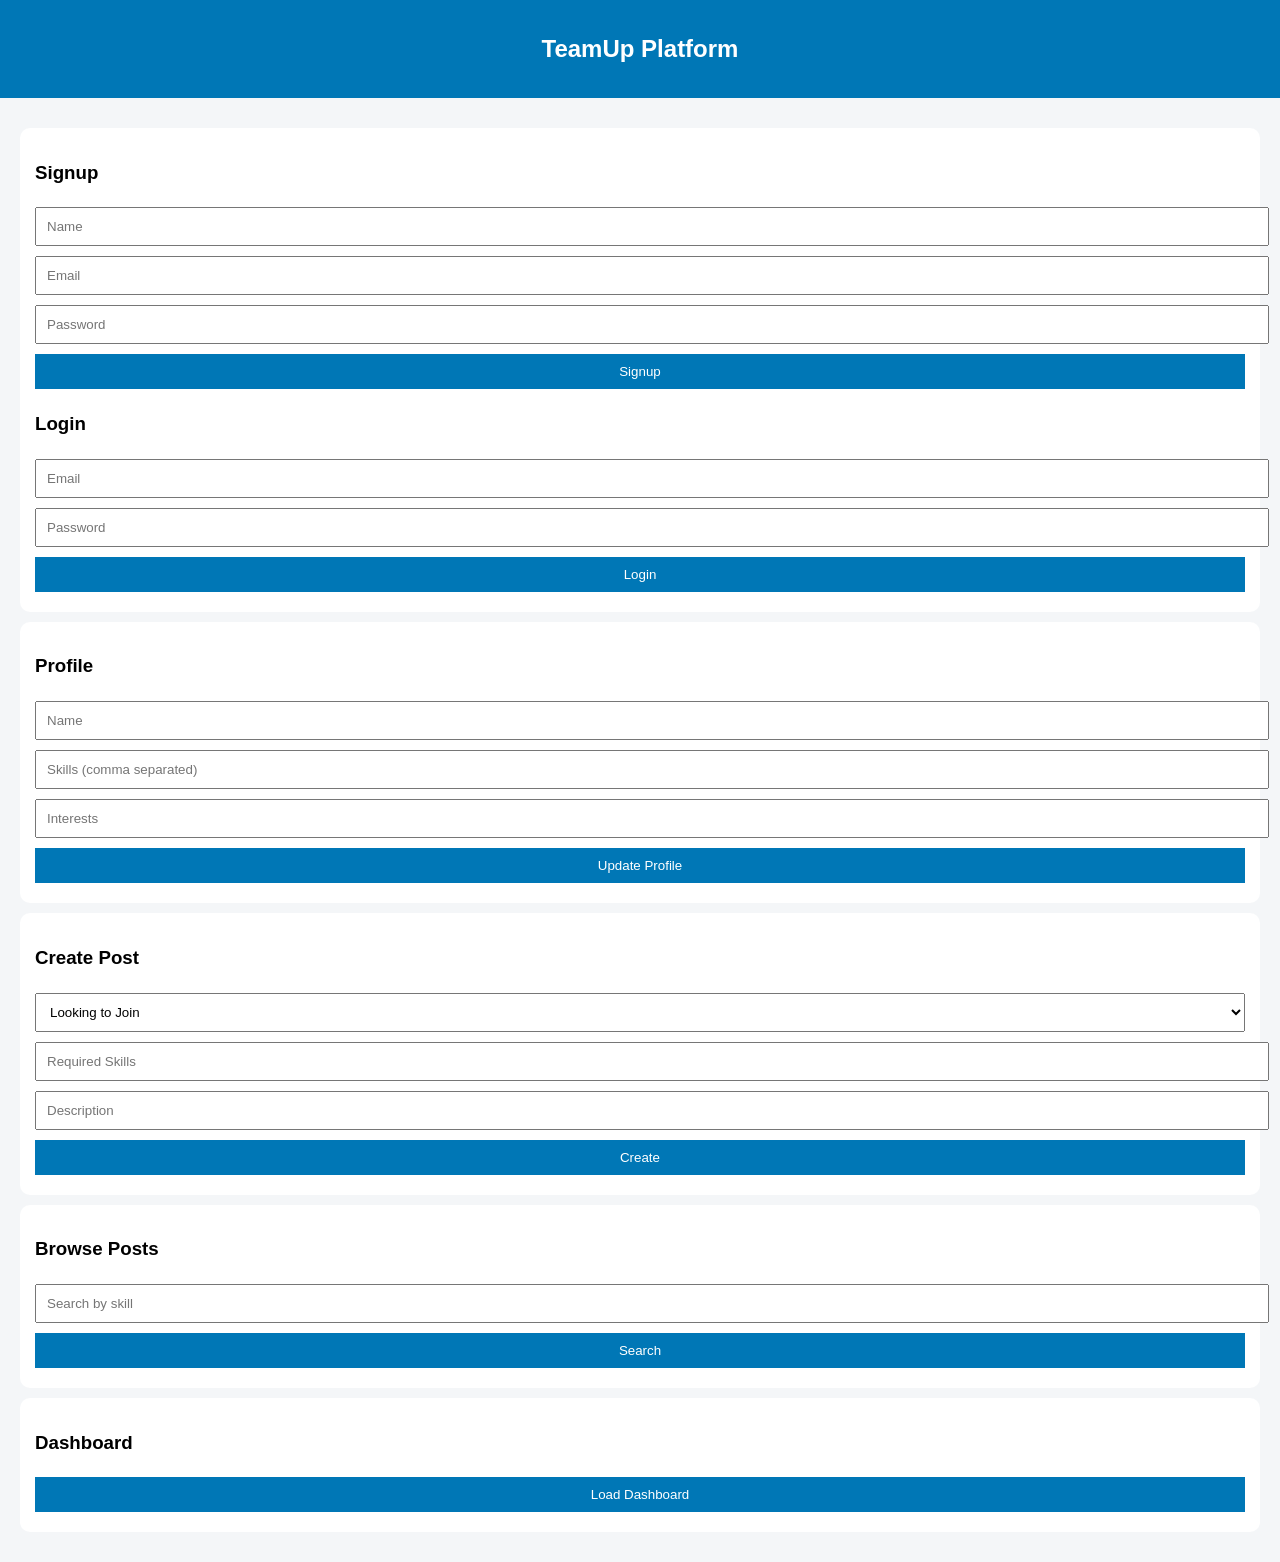
<file: index.html>
<!DOCTYPE html>
<html lang="en">
<head>
  <meta charset="UTF-8" />
  <meta name="viewport" content="width=device-width, initial-scale=1.0" />
  <title>TeamUp</title>
  <style>
    body { font-family: Arial; margin: 0; background: #f4f6f8; }
    header { background: #0077b6; color: white; padding: 15px; text-align: center; }
    .container { padding: 20px; }
    input, select, button { margin: 5px 0; padding: 10px; width: 100%; }
    button { background: #0077b6; color: white; border: none; cursor: pointer; }
    .card { background: white; padding: 15px; margin: 10px 0; border-radius: 10px; }
    .flex { display: flex; gap: 10px; }
  </style>
</head>
<body>

<header>
  <h2>TeamUp Platform</h2>
</header>

<div class="container">

  <!-- AUTH -->
  <div class="card">
    <h3>Signup</h3>
    <input id="name" placeholder="Name">
    <input id="email" placeholder="Email">
    <input id="password" type="password" placeholder="Password">
    <button onclick="signup()">Signup</button>

    <h3>Login</h3>
    <input id="loginEmail" placeholder="Email">
    <input id="loginPassword" type="password" placeholder="Password">
    <button onclick="login()">Login</button>
  </div>

  <!-- PROFILE -->
  <div class="card">
    <h3>Profile</h3>
    <input id="pname" placeholder="Name">
    <input id="skills" placeholder="Skills (comma separated)">
    <input id="interests" placeholder="Interests">
    <button onclick="updateProfile()">Update Profile</button>
  </div>

  <!-- CREATE POST -->
  <div class="card">
    <h3>Create Post</h3>
    <select id="type">
      <option value="join">Looking to Join</option>
      <option value="hire">Looking for Team</option>
    </select>
    <input id="postSkills" placeholder="Required Skills">
    <input id="desc" placeholder="Description">
    <button onclick="createPost()">Create</button>
  </div>

  <!-- BROWSE POSTS -->
  <div class="card">
    <h3>Browse Posts</h3>
    <input id="searchSkill" placeholder="Search by skill">
    <button onclick="loadPosts()">Search</button>
    <div id="posts"></div>
  </div>

  <!-- DASHBOARD -->
  <div class="card">
    <h3>Dashboard</h3>
    <button onclick="loadDashboard()">Load Dashboard</button>
    <div id="dashboard"></div>
  </div>

</div>

<script>
const BASE = "http://127.0.0.1:5000";
let userId = "";

async function signup() {
  await fetch(BASE + "/signup", {
    method: "POST",
    headers: { "Content-Type": "application/json" },
    body: JSON.stringify({
      name: name.value,
      email: email.value,
      password: password.value
    })
  });
  alert("Signup done");
}

async function login() {
  let res = await fetch(BASE + "/login", {
    method: "POST",
    headers: { "Content-Type": "application/json" },
    body: JSON.stringify({
      email: loginEmail.value,
      password: loginPassword.value
    })
  });

  let data = await res.json();
  userId = data.user_id;
  alert("Logged in");
}

async function updateProfile() {
  await fetch(BASE + "/profile/" + userId, {
    method: "PUT",
    headers: { "Content-Type": "application/json" },
    body: JSON.stringify({
      name: pname.value,
      skills: skills.value.split(","),
      interests: interests.value
    })
  });
  alert("Profile updated");
}

async function createPost() {
  await fetch(BASE + "/post", {
    method: "POST",
    headers: { "Content-Type": "application/json" },
    body: JSON.stringify({
      user_id: userId,
      type: type.value,
      skills_required: postSkills.value,
      description: desc.value
    })
  });
  alert("Post created");
}

async function loadPosts() {
  let skill = searchSkill.value;
  let res = await fetch(BASE + "/posts?skill=" + skill);
  let data = await res.json();

  posts.innerHTML = "";

  data.forEach(p => {
    posts.innerHTML += `
      <div class="card">
        <p>${p.description}</p>
        <p>Skill: ${p.skills_required}</p>
        <button onclick="sendRequest('${p.user_id}', '${p._id}')">Request</button>
      </div>
    `;
  });
}

async function sendRequest(toUser, postId) {
  await fetch(BASE + "/request", {
    method: "POST",
    headers: { "Content-Type": "application/json" },
    body: JSON.stringify({
      from_user: userId,
      to_user: toUser,
      post_id: postId
    })
  });
  alert("Request sent");
}

async function loadDashboard() {
  let res = await fetch(BASE + "/dashboard/" + userId);
  let data = await res.json();

  dashboard.innerHTML = "<h4>Your Posts</h4>";

  data.posts.forEach(p => {
    dashboard.innerHTML += `<p>${p.description}</p>`;
  });

  dashboard.innerHTML += "<h4>Incoming Requests</h4>";

  data.incoming_requests.forEach(r => {
    dashboard.innerHTML += `
      <div>
        <p>Request from ${r.from_user}</p>
        <button onclick="updateRequest('${r._id}', 'accepted')">Accept</button>
        <button onclick="updateRequest('${r._id}', 'rejected')">Reject</button>
      </div>
    `;
  });
}

async function updateRequest(id, status) {
  await fetch(BASE + "/request/" + id, {
    method: "PUT",
    headers: { "Content-Type": "application/json" },
    body: JSON.stringify({ status })
  });
  alert("Updated");
}
</script>

</body>
</html>
</file>
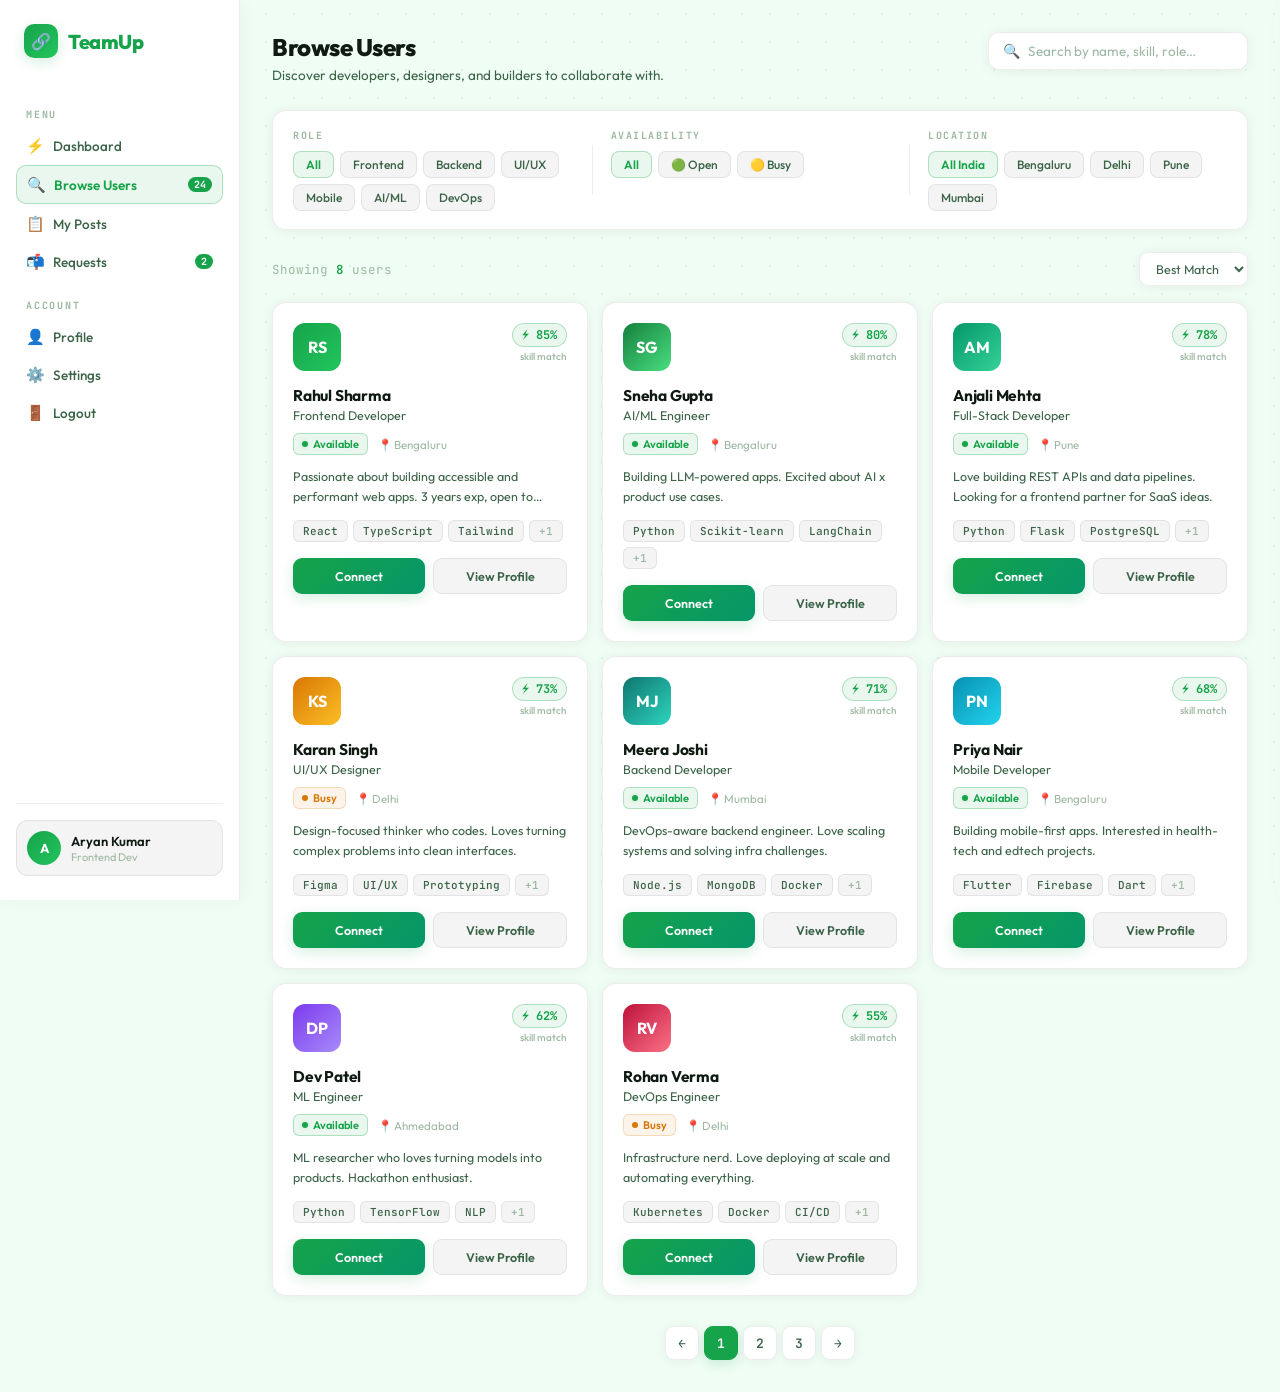
<file: templates/browse.html>
<!DOCTYPE html>
<html lang="en">
<head>
    <title>Browse Users – TeamUp</title>
    <meta name="viewport" content="width=device-width, initial-scale=1.0">
    <link href="https://fonts.googleapis.com/css2?family=Outfit:wght@300;400;500;600;700;800&family=JetBrains+Mono:wght@400;500&display=swap" rel="stylesheet">
    <style>
        :root {
            --primary: #16a34a;
            --primary-light: #22c55e;
            --primary-dim: rgba(22,163,74,0.09);
            --primary-border: rgba(22,163,74,0.28);
            --primary-glow: rgba(22,163,74,0.18);
            --accent: #059669;
            --warn: #d97706;
            --bg: #f0fdf4;
            --bg2: #ffffff;
            --bg3: #f3f4f3;
            --card: #ffffff;
            --card-hover: #f7fef9;
            --border: rgba(0,0,0,0.07);
            --border-mid: rgba(22,163,74,0.22);
            --text: #0f1a12;
            --text2: #3b6347;
            --text3: #9db8a2;
            --sidebar-w: 240px;
            --radius: 14px;
            --shadow: 0 1px 12px rgba(0,0,0,0.06);
            --shadow-hover: 0 8px 28px rgba(22,163,74,0.12);
        }
        * { margin: 0; padding: 0; box-sizing: border-box; }
        html { scroll-behavior: smooth; }
        body {
            font-family: 'Outfit', sans-serif;
            background: var(--bg);
            color: var(--text);
            display: flex;
            min-height: 100vh;
            overflow-x: hidden;
        }

        body::before {
            content: '';
            position: fixed; inset: 0;
            background-image: radial-gradient(circle, rgba(22,163,74,0.09) 1px, transparent 1px);
            background-size: 28px 28px;
            pointer-events: none; z-index: 0;
        }

        /* SIDEBAR */
        .sidebar {
            width: var(--sidebar-w);
            background: var(--bg2);
            border-right: 1px solid var(--border);
            height: 100vh; padding: 24px 16px;
            display: flex; flex-direction: column;
            position: sticky; top: 0; flex-shrink: 0; z-index: 10;
            box-shadow: 2px 0 16px rgba(0,0,0,0.04);
        }
        .logo {
            font-size: 20px; font-weight: 800; letter-spacing: -0.5px;
            margin-bottom: 32px;
            display: flex; align-items: center; gap: 10px; padding: 0 8px;
        }
        .logo-icon {
            width: 34px; height: 34px;
            background: linear-gradient(135deg, var(--primary), var(--primary-light));
            border-radius: 10px;
            display: flex; align-items: center; justify-content: center;
            font-size: 16px;
            box-shadow: 0 4px 14px var(--primary-glow);
        }
        .logo-text { color: var(--primary); }

        .nav-label {
            font-size: 10px; font-weight: 700; letter-spacing: 1.8px;
            text-transform: uppercase; color: var(--text3);
            padding: 0 10px; margin-bottom: 6px; margin-top: 18px;
            font-family: 'JetBrains Mono', monospace;
        }
        .nav a {
            display: flex; align-items: center; gap: 9px;
            color: var(--text2); text-decoration: none;
            padding: 9px 10px; border-radius: 10px;
            margin-bottom: 1px; font-size: 13.5px; font-weight: 500;
            transition: all 0.18s;
        }
        .nav a:hover { background: var(--primary-dim); color: var(--primary); }
        .nav a.active {
            background: var(--primary-dim); color: var(--primary);
            border: 1px solid var(--primary-border); font-weight: 600;
        }
        .nav-icon { font-size: 15px; width: 18px; text-align: center; }
        .badge {
            margin-left: auto; background: var(--primary); color: #fff;
            font-size: 10px; font-weight: 700; padding: 1px 6px;
            border-radius: 20px; font-family: 'JetBrains Mono', monospace;
        }
        .sidebar-footer { margin-top: auto; padding-top: 16px; border-top: 1px solid var(--border); }
        .user-chip {
            display: flex; align-items: center; gap: 10px;
            padding: 10px; border-radius: 12px;
            background: var(--bg3); border: 1px solid var(--border);
            cursor: pointer; transition: 0.18s;
        }
        .user-chip:hover { border-color: var(--primary-border); }
        .user-avatar {
            width: 34px; height: 34px; border-radius: 50%;
            background: linear-gradient(135deg, var(--primary), var(--primary-light));
            display: flex; align-items: center; justify-content: center;
            font-size: 13px; font-weight: 700; color: #fff; flex-shrink: 0;
        }
        .user-name { font-size: 13px; font-weight: 600; color: var(--text); }
        .user-role { font-size: 11px; color: var(--text3); margin-top: 1px; }

        /* MAIN */
        .main { flex: 1; padding: 32px 32px; overflow-y: auto; position: relative; z-index: 1; }

        .header { display: flex; align-items: flex-start; justify-content: space-between; margin-bottom: 26px; gap: 16px; }
        .header-left h2 { font-size: 24px; font-weight: 800; letter-spacing: -0.5px; }
        .header-left p { font-size: 13.5px; color: var(--text2); margin-top: 4px; }

        .search-wrap {
            display: flex; align-items: center; gap: 8px;
            background: var(--bg2); border: 1.5px solid var(--border);
            border-radius: 11px; padding: 9px 14px;
            transition: 0.2s; min-width: 260px; box-shadow: var(--shadow);
        }
        .search-wrap:focus-within { border-color: var(--primary-border); box-shadow: 0 0 0 3px var(--primary-dim); }
        .search-wrap input { background: none; border: none; outline: none; color: var(--text); font-size: 13.5px; width: 100%; font-family: inherit; }
        .search-wrap input::placeholder { color: var(--text3); }
        .search-icon { color: var(--text3); font-size: 14px; }

        /* FILTERS */
        .filters-section {
            background: var(--bg2); border: 1px solid var(--border);
            border-radius: var(--radius); padding: 18px 20px;
            margin-bottom: 22px; box-shadow: var(--shadow);
        }
        .filters-row { display: flex; align-items: flex-start; gap: 0; flex-wrap: wrap; }
        .filter-group { display: flex; flex-direction: column; gap: 9px; flex: 1; min-width: 170px; padding: 0 18px; }
        .filter-group:first-child { padding-left: 0; }
        .filter-group-label { font-size: 10px; font-weight: 700; letter-spacing: 1.5px; text-transform: uppercase; color: var(--text3); font-family: 'JetBrains Mono', monospace; }
        .filter-chips { display: flex; flex-wrap: wrap; gap: 6px; }
        .filter-chip {
            padding: 5px 12px; border: 1px solid var(--border);
            border-radius: 8px; background: var(--bg3);
            color: var(--text2); font-size: 12px; font-weight: 500;
            cursor: pointer; transition: all 0.15s; font-family: inherit;
        }
        .filter-chip:hover { border-color: var(--primary-border); color: var(--primary); background: var(--primary-dim); }
        .filter-chip.active { background: var(--primary-dim); border-color: var(--primary-border); color: var(--primary); font-weight: 600; }
        .filter-v-divider { width: 1px; background: var(--border); min-height: 50px; align-self: center; flex-shrink: 0; }

        /* RESULTS BAR */
        .results-bar { display: flex; align-items: center; justify-content: space-between; margin-bottom: 16px; }
        .results-count { font-size: 12.5px; color: var(--text3); font-family: 'JetBrains Mono', monospace; }
        .results-count span { color: var(--primary); font-weight: 600; }
        .sort-select {
            background: var(--bg2); border: 1px solid var(--border);
            color: var(--text2); font-size: 12.5px;
            padding: 7px 12px; border-radius: 9px; outline: none;
            cursor: pointer; font-family: inherit; transition: 0.15s; box-shadow: var(--shadow);
        }
        .sort-select:hover { border-color: var(--primary-border); color: var(--primary); }

        /* GRID */
        .users-grid { display: grid; grid-template-columns: repeat(auto-fill, minmax(295px, 1fr)); gap: 14px; }

        /* CARD */
        .user-card {
            background: var(--card); border: 1px solid var(--border);
            border-radius: var(--radius); padding: 20px;
            transition: all 0.22s cubic-bezier(0.4,0,0.2,1);
            cursor: pointer; animation: fadeUp 0.4s ease both;
            box-shadow: var(--shadow); position: relative; overflow: hidden;
        }
        .user-card::after {
            content: ''; position: absolute;
            top: 0; left: 0; right: 0; height: 3px;
            background: linear-gradient(90deg, var(--primary), var(--primary-light));
            transform: scaleX(0); transform-origin: left;
            transition: transform 0.28s ease; border-radius: 14px 14px 0 0;
        }
        .user-card:hover { border-color: var(--primary-border); background: var(--card-hover); transform: translateY(-3px); box-shadow: var(--shadow-hover); }
        .user-card:hover::after { transform: scaleX(1); }

        .uc-top { display: flex; align-items: flex-start; justify-content: space-between; margin-bottom: 14px; }
        .uc-avatar { width: 48px; height: 48px; border-radius: 12px; font-size: 16px; font-weight: 700; color: #fff; display: flex; align-items: center; justify-content: center; flex-shrink: 0; }
        .uc-match-wrap { display: flex; flex-direction: column; align-items: flex-end; gap: 3px; }
        .match-pill {
            display: flex; align-items: center; gap: 4px;
            background: var(--primary-dim); border: 1px solid var(--primary-border);
            color: var(--primary); padding: 3px 9px; border-radius: 20px;
            font-size: 12px; font-weight: 700; font-family: 'JetBrains Mono', monospace;
        }
        .match-label { font-size: 10px; color: var(--text3); font-weight: 500; }

        .uc-name { font-size: 15.5px; font-weight: 700; margin-bottom: 2px; letter-spacing: -0.2px; }
        .uc-role { font-size: 12.5px; color: var(--text2); margin-bottom: 10px; }
        .uc-meta { display: flex; align-items: center; gap: 10px; margin-bottom: 11px; flex-wrap: wrap; }
        .avail-badge {
            display: inline-flex; align-items: center; gap: 5px;
            font-size: 11px; font-weight: 600; padding: 3px 8px; border-radius: 6px;
        }
        .avail-badge.open { background: rgba(22,163,74,0.09); color: var(--primary); border: 1px solid var(--primary-border); }
        .avail-badge.busy { background: rgba(217,119,6,0.08); color: var(--warn); border: 1px solid rgba(217,119,6,0.22); }
        .avail-dot { width: 6px; height: 6px; border-radius: 50%; flex-shrink: 0; }
        .avail-dot.open { background: var(--primary); box-shadow: 0 0 5px var(--primary-glow); }
        .avail-dot.busy { background: var(--warn); }
        .meta-item { font-size: 11.5px; color: var(--text3); }

        .uc-bio { font-size: 12.5px; color: var(--text2); line-height: 1.6; margin-bottom: 14px; display: -webkit-box; -webkit-line-clamp: 2; -webkit-box-orient: vertical; overflow: hidden; }
        .uc-tags { display: flex; flex-wrap: wrap; gap: 5px; margin-bottom: 16px; }
        .tag { padding: 3px 9px; border-radius: 6px; font-size: 11px; font-weight: 500; background: var(--bg3); color: var(--text2); border: 1px solid var(--border); font-family: 'JetBrains Mono', monospace; }
        .tag.blue { background: var(--primary-dim); color: var(--primary); border-color: var(--primary-border); }
        .tag.more { color: var(--text3); }

        .uc-actions { display: flex; gap: 8px; }
        .btn {
            display: inline-flex; align-items: center; justify-content: center; gap: 6px;
            border: none; padding: 9px 14px; border-radius: 9px;
            cursor: pointer; font-weight: 600; font-size: 12.5px;
            font-family: inherit; transition: all 0.18s; flex: 1; white-space: nowrap;
        }
        .btn-primary { background: linear-gradient(135deg, var(--primary), var(--accent)); color: white; box-shadow: 0 4px 14px var(--primary-glow); }
        .btn-primary:hover { transform: translateY(-1px); box-shadow: 0 6px 20px rgba(22,163,74,0.26); filter: brightness(1.06); }
        .btn-ghost { background: var(--bg3); color: var(--text2); border: 1px solid var(--border); }
        .btn-ghost:hover { border-color: var(--primary-border); color: var(--primary); background: var(--primary-dim); }

        /* DRAWER */
        .drawer-overlay { position: fixed; inset: 0; background: rgba(10,20,12,0.3); backdrop-filter: blur(4px); z-index: 89; opacity: 0; pointer-events: none; transition: opacity 0.28s; }
        .drawer-overlay.open { opacity: 1; pointer-events: all; }
        .profile-drawer {
            position: fixed; right: -420px; top: 0; bottom: 0; width: 390px;
            background: var(--bg2); border-left: 1px solid var(--border);
            z-index: 90; transition: right 0.3s cubic-bezier(0.4,0,0.2,1);
            overflow-y: auto; padding: 24px 22px;
            box-shadow: -8px 0 40px rgba(22,163,74,0.07);
        }
        .profile-drawer.open { right: 0; }

        ::-webkit-scrollbar { width: 5px; }
        ::-webkit-scrollbar-track { background: transparent; }
        ::-webkit-scrollbar-thumb { background: var(--border); border-radius: 10px; }

        .drawer-header { display: flex; justify-content: flex-end; margin-bottom: 18px; }
        .close-btn { background: var(--bg3); border: 1px solid var(--border); color: var(--text2); width: 30px; height: 30px; border-radius: 8px; cursor: pointer; font-size: 14px; display: flex; align-items: center; justify-content: center; transition: 0.15s; }
        .close-btn:hover { background: var(--primary-dim); color: var(--primary); border-color: var(--primary-border); }

        .profile-hero { text-align: center; padding-bottom: 22px; border-bottom: 1px solid var(--border); margin-bottom: 22px; }
        .profile-avatar-lg { width: 76px; height: 76px; border-radius: 18px; font-size: 26px; font-weight: 700; color: #fff; display: flex; align-items: center; justify-content: center; margin: 0 auto 14px; box-shadow: 0 6px 24px var(--primary-glow); }
        .profile-name { font-size: 21px; font-weight: 800; letter-spacing: -0.3px; margin-bottom: 4px; }
        .profile-role { font-size: 13px; color: var(--text2); margin-bottom: 8px; }
        .profile-loc { font-size: 12px; color: var(--text3); margin-bottom: 14px; display: flex; align-items: center; justify-content: center; gap: 8px; flex-wrap: wrap; }
        .profile-match { display: inline-flex; align-items: center; gap: 6px; background: var(--primary-dim); border: 1px solid var(--primary-border); color: var(--primary); padding: 5px 14px; border-radius: 20px; font-size: 13px; font-weight: 700; font-family: 'JetBrains Mono', monospace; }

        .drawer-section { margin-bottom: 18px; }
        .section-title { font-size: 10px; font-weight: 700; letter-spacing: 1.8px; text-transform: uppercase; color: var(--text3); margin-bottom: 10px; font-family: 'JetBrains Mono', monospace; }
        .profile-bio { font-size: 13px; color: var(--text2); line-height: 1.7; }
        .skill-grid { display: flex; flex-wrap: wrap; gap: 7px; }
        .drawer-actions { display: flex; gap: 10px; margin-top: 24px; padding-top: 18px; border-top: 1px solid var(--border); }

        /* PAGINATION */
        .pagination { display: flex; align-items: center; justify-content: center; gap: 5px; margin-top: 30px; }
        .page-btn { width: 34px; height: 34px; border: 1px solid var(--border); border-radius: 9px; background: var(--card); color: var(--text2); font-size: 13px; font-weight: 600; cursor: pointer; transition: 0.15s; font-family: 'JetBrains Mono', monospace; display: flex; align-items: center; justify-content: center; box-shadow: var(--shadow); }
        .page-btn:hover { border-color: var(--primary-border); color: var(--primary); background: var(--primary-dim); }
        .page-btn.active { background: var(--primary); border-color: var(--primary); color: #fff; box-shadow: 0 4px 12px var(--primary-glow); }

        .empty-state { text-align: center; padding: 60px 20px; color: var(--text3); grid-column: 1/-1; }
        .empty-state .e-icon { font-size: 36px; margin-bottom: 12px; opacity: 0.4; }
        .empty-state p { font-size: 13.5px; line-height: 1.7; }

        /* TOAST */
        .toast-container { position: fixed; bottom: 22px; right: 22px; z-index: 200; display: flex; flex-direction: column; gap: 8px; }
        .toast { background: var(--bg2); border: 1px solid var(--primary-border); border-radius: 11px; padding: 12px 16px; font-size: 13px; font-weight: 500; display: flex; align-items: center; gap: 9px; animation: toastIn 0.28s ease; max-width: 300px; box-shadow: 0 8px 24px rgba(22,163,74,0.12); color: var(--text); }

        @keyframes toastIn  { from { transform: translateX(40px); opacity: 0; } to { transform: translateX(0); opacity: 1; } }
        @keyframes toastOut { to   { transform: translateX(40px); opacity: 0; } }
        @keyframes fadeUp   { from { opacity: 0; transform: translateY(12px); } to { opacity: 1; transform: translateY(0); } }
    </style>
</head>
<body>

<div class="sidebar">
    <div class="logo">
        <div class="logo-icon">🔗</div>
        <span class="logo-text">TeamUp</span>
    </div>
    <div class="nav-label">Menu</div>
    <div class="nav">
        <a href="/dashboard"><span class="nav-icon">⚡</span> Dashboard</a>
        <a href="/browse" class="active"><span class="nav-icon">🔍</span> Browse Users <span class="badge">24</span></a>
        <a href="/post"><span class="nav-icon">📋</span> My Posts</a>
        <a href="/request"><span class="nav-icon">📬</span> Requests <span class="badge">2</span></a>
    </div>
    <div class="nav-label">Account</div>
    <div class="nav">
        <a href="/profile"><span class="nav-icon">👤</span> Profile</a>
        <a href="/settings"><span class="nav-icon">⚙️</span> Settings</a>
        <a href="/logout"><span class="nav-icon">🚪</span> Logout</a>
    </div>
    <div class="sidebar-footer">
        <div class="user-chip">
            <div class="user-avatar">A</div>
            <div class="user-info">
                <div class="user-name">Aryan Kumar</div>
                <div class="user-role">Frontend Dev</div>
            </div>
        </div>
    </div>
</div>

<div class="main">
    <div class="header">
        <div class="header-left">
            <h2>Browse Users</h2>
            <p>Discover developers, designers, and builders to collaborate with.</p>
        </div>
        <div class="header-right">
            <div class="search-wrap">
                <span class="search-icon">🔍</span>
                <input type="text" id="searchInput" placeholder="Search by name, skill, role…" oninput="applyFilters()">
            </div>
        </div>
    </div>

    <div class="filters-section">
        <div class="filters-row">
            <div class="filter-group">
                <div class="filter-group-label">Role</div>
                <div class="filter-chips" id="roleFilters">
                    <button class="filter-chip active" onclick="setFilter('role','all',this)">All</button>
                    <button class="filter-chip" onclick="setFilter('role','Frontend',this)">Frontend</button>
                    <button class="filter-chip" onclick="setFilter('role','Backend',this)">Backend</button>
                    <button class="filter-chip" onclick="setFilter('role','UI/UX',this)">UI/UX</button>
                    <button class="filter-chip" onclick="setFilter('role','Mobile',this)">Mobile</button>
                    <button class="filter-chip" onclick="setFilter('role','AI/ML',this)">AI/ML</button>
                    <button class="filter-chip" onclick="setFilter('role','DevOps',this)">DevOps</button>
                </div>
            </div>
            <div class="filter-v-divider"></div>
            <div class="filter-group">
                <div class="filter-group-label">Availability</div>
                <div class="filter-chips" id="availFilters">
                    <button class="filter-chip active" onclick="setFilter('avail','all',this)">All</button>
                    <button class="filter-chip" onclick="setFilter('avail','open',this)">🟢 Open</button>
                    <button class="filter-chip" onclick="setFilter('avail','busy',this)">🟡 Busy</button>
                </div>
            </div>
            <div class="filter-v-divider"></div>
            <div class="filter-group">
                <div class="filter-group-label">Location</div>
                <div class="filter-chips" id="locFilters">
                    <button class="filter-chip active" onclick="setFilter('loc','all',this)">All India</button>
                    <button class="filter-chip" onclick="setFilter('loc','Bengaluru',this)">Bengaluru</button>
                    <button class="filter-chip" onclick="setFilter('loc','Delhi',this)">Delhi</button>
                    <button class="filter-chip" onclick="setFilter('loc','Pune',this)">Pune</button>
                    <button class="filter-chip" onclick="setFilter('loc','Mumbai',this)">Mumbai</button>
                </div>
            </div>
        </div>
    </div>

    <div class="results-bar">
        <div class="results-count" id="resultsCount">Showing <span>8</span> users</div>
        <select class="sort-select" onchange="applyFilters()" id="sortSelect">
            <option value="match">Best Match</option>
            <option value="name">Name A–Z</option>
            <option value="newest">Newest</option>
        </select>
    </div>

    <div class="users-grid" id="usersGrid"></div>

    <div class="pagination">
        <button class="page-btn">←</button>
        <button class="page-btn active">1</button>
        <button class="page-btn">2</button>
        <button class="page-btn">3</button>
        <button class="page-btn">→</button>
    </div>
</div>

<div class="drawer-overlay" id="drawerOverlay" onclick="closeDrawer()"></div>
<div class="profile-drawer" id="profileDrawer">
    <div class="drawer-header"><button class="close-btn" onclick="closeDrawer()">✕</button></div>
    <div id="drawerContent"></div>
</div>
<div class="toast-container" id="toastContainer"></div>

<script>
const users = [
    { id:1, name:"Rahul Sharma",  initials:"RS", color:"linear-gradient(135deg,#16a34a,#22c55e)", role:"Frontend Developer",  category:"Frontend", skills:["React","TypeScript","Tailwind","Next.js"],    bio:"Passionate about building accessible and performant web apps. 3 years exp, open to hackathons and startups.", match:85, location:"Bengaluru", avail:"open" },
    { id:2, name:"Anjali Mehta",  initials:"AM", color:"linear-gradient(135deg,#059669,#34d399)", role:"Full-Stack Developer", category:"Backend",  skills:["Python","Flask","PostgreSQL","Redis"],         bio:"Love building REST APIs and data pipelines. Looking for a frontend partner for SaaS ideas.", match:78, location:"Pune",      avail:"open" },
    { id:3, name:"Karan Singh",   initials:"KS", color:"linear-gradient(135deg,#d97706,#fbbf24)", role:"UI/UX Designer",       category:"UI/UX",    skills:["Figma","UI/UX","Prototyping","Framer"],        bio:"Design-focused thinker who codes. Loves turning complex problems into clean interfaces.", match:73, location:"Delhi",     avail:"busy" },
    { id:4, name:"Priya Nair",    initials:"PN", color:"linear-gradient(135deg,#0891b2,#22d3ee)", role:"Mobile Developer",     category:"Mobile",   skills:["Flutter","Firebase","Dart","iOS"],             bio:"Building mobile-first apps. Interested in health-tech and edtech projects.", match:68, location:"Bengaluru", avail:"open" },
    { id:5, name:"Dev Patel",     initials:"DP", color:"linear-gradient(135deg,#7c3aed,#a78bfa)", role:"ML Engineer",          category:"AI/ML",    skills:["Python","TensorFlow","NLP","PyTorch"],         bio:"ML researcher who loves turning models into products. Hackathon enthusiast.", match:62, location:"Ahmedabad", avail:"open" },
    { id:6, name:"Meera Joshi",   initials:"MJ", color:"linear-gradient(135deg,#0f766e,#2dd4bf)", role:"Backend Developer",    category:"Backend",  skills:["Node.js","MongoDB","Docker","AWS"],            bio:"DevOps-aware backend engineer. Love scaling systems and solving infra challenges.", match:71, location:"Mumbai",    avail:"open" },
    { id:7, name:"Rohan Verma",   initials:"RV", color:"linear-gradient(135deg,#be123c,#fb7185)", role:"DevOps Engineer",      category:"DevOps",   skills:["Kubernetes","Docker","CI/CD","Terraform"],     bio:"Infrastructure nerd. Love deploying at scale and automating everything.", match:55, location:"Delhi",     avail:"busy" },
    { id:8, name:"Sneha Gupta",   initials:"SG", color:"linear-gradient(135deg,#15803d,#4ade80)", role:"AI/ML Engineer",       category:"AI/ML",    skills:["Python","Scikit-learn","LangChain","OpenAI"],  bio:"Building LLM-powered apps. Excited about AI x product use cases.", match:80, location:"Bengaluru", avail:"open" },
];

let filters = { role:'all', avail:'all', loc:'all' };

function setFilter(type, val, btn) {
    filters[type] = val;
    const group = { role:'roleFilters', avail:'availFilters', loc:'locFilters' }[type];
    document.querySelectorAll(`#${group} .filter-chip`).forEach(b => b.classList.remove('active'));
    btn.classList.add('active');
    applyFilters();
}

function applyFilters() {
    const q = document.getElementById('searchInput').value.toLowerCase();
    const sort = document.getElementById('sortSelect').value;
    let result = users.filter(u => {
        const matchRole  = filters.role  === 'all' || u.category === filters.role;
        const matchAvail = filters.avail === 'all' || u.avail    === filters.avail;
        const matchLoc   = filters.loc   === 'all' || u.location === filters.loc;
        const matchSearch = !q || u.name.toLowerCase().includes(q) || u.role.toLowerCase().includes(q) || u.skills.some(s => s.toLowerCase().includes(q));
        return matchRole && matchAvail && matchLoc && matchSearch;
    });
    if (sort === 'match') result.sort((a,b) => b.match - a.match);
    else if (sort === 'name') result.sort((a,b) => a.name.localeCompare(b.name));
    document.getElementById('resultsCount').innerHTML = `Showing <span>${result.length}</span> user${result.length !== 1 ? 's' : ''}`;
    renderUsers(result);
}

function renderUsers(list) {
    const grid = document.getElementById('usersGrid');
    if (!list.length) {
        grid.innerHTML = `<div class="empty-state"><div class="e-icon">🔍</div><p>No users match your filters.<br>Try adjusting your criteria.</p></div>`;
        return;
    }
    grid.innerHTML = list.map((u, i) => `
        <div class="user-card" style="animation-delay:${i*0.05}s" onclick="openProfile(${u.id})">
            <div class="uc-top">
                <div class="uc-avatar" style="background:${u.color}">${u.initials}</div>
                <div class="uc-match-wrap">
                    <div class="match-pill">⚡ ${u.match}%</div>
                    <div class="match-label">skill match</div>
                </div>
            </div>
            <div class="uc-name">${u.name}</div>
            <div class="uc-role">${u.role}</div>
            <div class="uc-meta">
                <span class="avail-badge ${u.avail}">
                    <span class="avail-dot ${u.avail}"></span>
                    ${u.avail === 'open' ? 'Available' : 'Busy'}
                </span>
                <span class="meta-item">📍 ${u.location}</span>
            </div>
            <div class="uc-bio">${u.bio}</div>
            <div class="uc-tags">
                ${u.skills.slice(0,3).map(s => `<span class="tag">${s}</span>`).join('')}
                ${u.skills.length > 3 ? `<span class="tag more">+${u.skills.length-3}</span>` : ''}
            </div>
            <div class="uc-actions" onclick="event.stopPropagation()">
                <button class="btn btn-primary" onclick="sendConnect(${u.id},'${u.name}')">Connect</button>
                <button class="btn btn-ghost" onclick="openProfile(${u.id})">View Profile</button>
            </div>
        </div>
    `).join('');
}

function openProfile(id) {
    const u = users.find(x => x.id === id);
    if (!u) return;
    document.getElementById('drawerContent').innerHTML = `
        <div class="profile-hero">
            <div class="profile-avatar-lg" style="background:${u.color}">${u.initials}</div>
            <div class="profile-name">${u.name}</div>
            <div class="profile-role">${u.role}</div>
            <div class="profile-loc">
                <span class="avail-badge ${u.avail}">
                    <span class="avail-dot ${u.avail}"></span>
                    ${u.avail === 'open' ? 'Open to collaborate' : 'Currently busy'}
                </span>
                <span>📍 ${u.location}</span>
            </div>
            <div class="profile-match">⚡ ${u.match}% skill match</div>
        </div>
        <div class="drawer-section">
            <div class="section-title">About</div>
            <p class="profile-bio">${u.bio}</p>
        </div>
        <div class="drawer-section">
            <div class="section-title">Skills</div>
            <div class="skill-grid">${u.skills.map(s => `<span class="tag blue">${s}</span>`).join('')}</div>
        </div>
        <div class="drawer-actions">
            <button class="btn btn-primary" style="flex:1" onclick="sendConnect(${u.id},'${u.name}')">✉️ Connect</button>
            <button class="btn btn-ghost" style="flex:1">💬 Message</button>
        </div>
    `;
    document.getElementById('profileDrawer').classList.add('open');
    document.getElementById('drawerOverlay').classList.add('open');
}

function closeDrawer() {
    document.getElementById('profileDrawer').classList.remove('open');
    document.getElementById('drawerOverlay').classList.remove('open');
}

function sendConnect(id, name) { showToast(`✉️ Request sent to ${name}!`); }

function showToast(msg) {
    const c = document.getElementById('toastContainer');
    const t = document.createElement('div');
    t.className = 'toast';
    t.innerHTML = `<span>✅</span>${msg}`;
    c.appendChild(t);
    setTimeout(() => { t.style.animation='toastOut 0.3s ease forwards'; setTimeout(()=>t.remove(),300); }, 3000);
}

applyFilters();
</script>
</body>
</html>
</file>
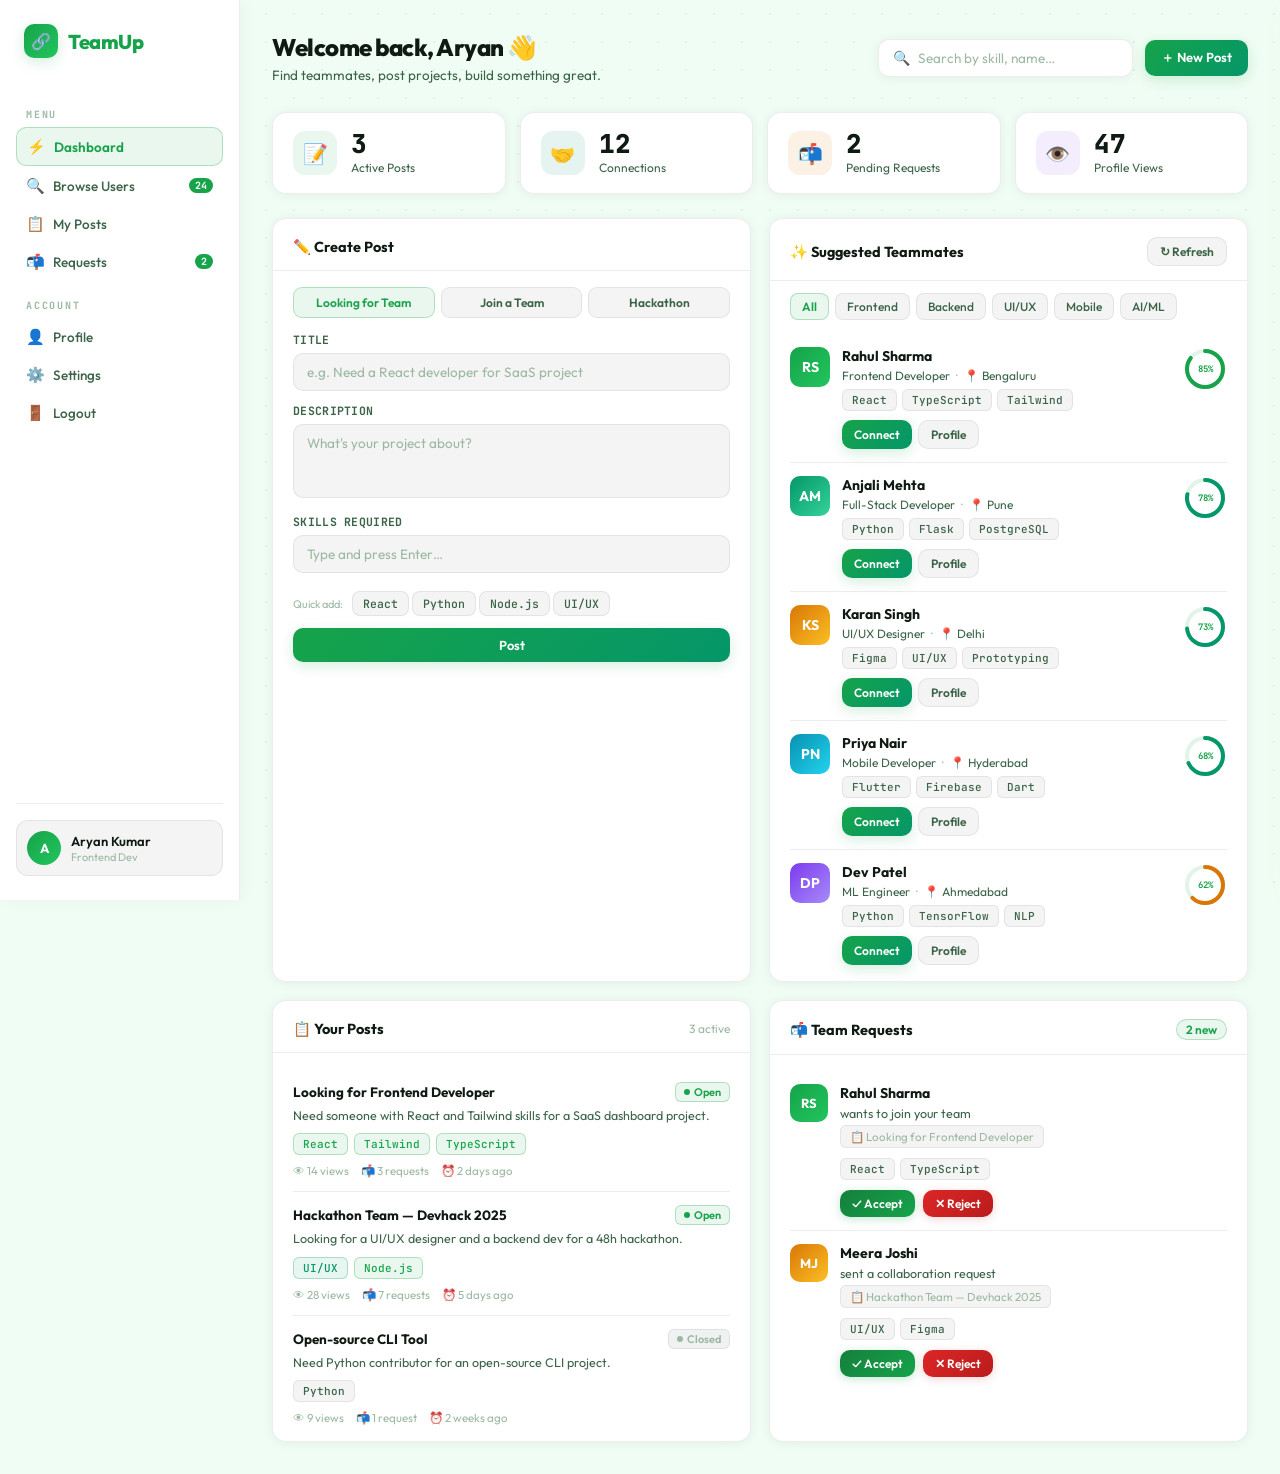
<file: templates/dashboard.html>
<!DOCTYPE html>
<html lang="en">
<head>
    <title>Dashboard – TeamUp</title>
    <meta name="viewport" content="width=device-width, initial-scale=1.0">
    <link href="https://fonts.googleapis.com/css2?family=Outfit:wght@300;400;500;600;700;800&family=JetBrains+Mono:wght@400;500&display=swap" rel="stylesheet">
    <style>
        :root {
            --primary: #16a34a;
            --primary-light: #22c55e;
            --primary-dim: rgba(22,163,74,0.09);
            --primary-border: rgba(22,163,74,0.28);
            --primary-glow: rgba(22,163,74,0.18);
            --accent: #059669;
            --accent-dim: rgba(5,150,105,0.09);
            --accent-border: rgba(5,150,105,0.28);
            --warn: #d97706;
            --danger: #dc2626;
            --bg: #f0fdf4;
            --bg2: #ffffff;
            --bg3: #f3f4f3;
            --card: #ffffff;
            --card-hover: #f7fef9;
            --border: rgba(0,0,0,0.07);
            --border-mid: rgba(22,163,74,0.22);
            --text: #0f1a12;
            --text2: #3b6347;
            --text3: #9db8a2;
            --sidebar-w: 240px;
            --radius: 14px;
            --shadow: 0 1px 12px rgba(0,0,0,0.06);
            --shadow-hover: 0 8px 28px rgba(22,163,74,0.12);
        }

        * { margin: 0; padding: 0; box-sizing: border-box; }
        html { scroll-behavior: smooth; }
        body {
            font-family: 'Outfit', sans-serif;
            background: var(--bg);
            color: var(--text);
            display: flex;
            min-height: 100vh;
            overflow-x: hidden;
        }

        body::before {
            content: '';
            position: fixed; inset: 0;
            background-image: radial-gradient(circle, rgba(22,163,74,0.09) 1px, transparent 1px);
            background-size: 28px 28px;
            pointer-events: none; z-index: 0;
        }

        /* ── SIDEBAR ── */
        .sidebar {
            width: var(--sidebar-w);
            background: var(--bg2);
            border-right: 1px solid var(--border);
            height: 100vh; padding: 24px 16px;
            display: flex; flex-direction: column;
            position: sticky; top: 0; flex-shrink: 0; z-index: 10;
            box-shadow: 2px 0 16px rgba(0,0,0,0.04);
        }

        .logo {
            font-size: 20px; font-weight: 800; letter-spacing: -0.5px;
            margin-bottom: 32px;
            display: flex; align-items: center; gap: 10px; padding: 0 8px;
        }
        .logo-icon {
            width: 34px; height: 34px;
            background: linear-gradient(135deg, var(--primary), var(--primary-light));
            border-radius: 10px;
            display: flex; align-items: center; justify-content: center;
            font-size: 16px; box-shadow: 0 4px 14px var(--primary-glow);
        }
        .logo-text { color: var(--primary); }

        .nav-label {
            font-size: 10px; font-weight: 700; letter-spacing: 1.8px;
            text-transform: uppercase; color: var(--text3);
            padding: 0 10px; margin-bottom: 6px; margin-top: 18px;
            font-family: 'JetBrains Mono', monospace;
        }
        .nav a {
            display: flex; align-items: center; gap: 9px;
            color: var(--text2); text-decoration: none;
            padding: 9px 10px; border-radius: 10px;
            margin-bottom: 1px; font-size: 13.5px; font-weight: 500;
            transition: all 0.18s;
        }
        .nav a:hover { background: var(--primary-dim); color: var(--primary); }
        .nav a.active {
            background: var(--primary-dim); color: var(--primary);
            border: 1px solid var(--primary-border); font-weight: 600;
        }
        .nav-icon { font-size: 15px; width: 18px; text-align: center; }
        .badge {
            margin-left: auto; background: var(--primary); color: #fff;
            font-size: 10px; font-weight: 700; padding: 1px 6px;
            border-radius: 20px; font-family: 'JetBrains Mono', monospace;
        }

        .sidebar-footer { margin-top: auto; padding-top: 16px; border-top: 1px solid var(--border); }
        .user-chip {
            display: flex; align-items: center; gap: 10px;
            padding: 10px; border-radius: 12px;
            background: var(--bg3); border: 1px solid var(--border);
            cursor: pointer; transition: 0.18s;
        }
        .user-chip:hover { border-color: var(--primary-border); }
        .user-avatar {
            width: 34px; height: 34px; border-radius: 50%;
            background: linear-gradient(135deg, var(--primary), var(--primary-light));
            display: flex; align-items: center; justify-content: center;
            font-size: 13px; font-weight: 700; color: #fff; flex-shrink: 0;
        }
        .user-name { font-size: 13px; font-weight: 600; color: var(--text); }
        .user-role { font-size: 11px; color: var(--text3); margin-top: 1px; }

        /* ── MAIN ── */
        .main {
            flex: 1; padding: 32px 32px;
            overflow-y: auto;
            max-width: calc(100vw - var(--sidebar-w));
            position: relative; z-index: 1;
        }

        /* ── HEADER ── */
        .header {
            display: flex; align-items: center; justify-content: space-between;
            margin-bottom: 28px;
        }
        .header-left h2 { font-size: 24px; font-weight: 800; letter-spacing: -0.5px; }
        .header-left p { font-size: 13.5px; color: var(--text2); margin-top: 4px; }
        .header-right { display: flex; align-items: center; gap: 12px; }

        .search-bar {
            display: flex; align-items: center; gap: 8px;
            background: var(--bg2); border: 1.5px solid var(--border);
            border-radius: 11px; padding: 9px 14px;
            transition: 0.2s; box-shadow: var(--shadow);
        }
        .search-bar:focus-within { border-color: var(--primary-border); box-shadow: 0 0 0 3px var(--primary-dim); }
        .search-bar input { background: none; border: none; outline: none; color: var(--text); font-size: 13.5px; width: 200px; font-family: inherit; }
        .search-bar input::placeholder { color: var(--text3); }

        /* ── BUTTONS ── */
        .btn {
            display: inline-flex; align-items: center; gap: 6px;
            border: none; padding: 9px 16px; border-radius: 10px;
            cursor: pointer; font-weight: 600; font-size: 13px;
            font-family: inherit; transition: all 0.18s; white-space: nowrap;
        }
        .btn-primary {
            background: linear-gradient(135deg, var(--primary), var(--accent));
            color: white; box-shadow: 0 4px 14px var(--primary-glow);
        }
        .btn-primary:hover { transform: translateY(-1px); box-shadow: 0 6px 20px rgba(22,163,74,0.28); filter: brightness(1.06); }
        .btn-sm { padding: 6px 12px; font-size: 12px; }
        .btn-ghost { background: var(--bg3); color: var(--text2); border: 1px solid var(--border); box-shadow: none; }
        .btn-ghost:hover { border-color: var(--primary-border); color: var(--primary); background: var(--primary-dim); }
        .btn-success { background: linear-gradient(135deg, #15803d, #16a34a); color: #fff; box-shadow: 0 2px 10px rgba(22,163,74,0.25); }
        .btn-success:hover { filter: brightness(1.06); transform: translateY(-1px); }
        .btn-danger { background: linear-gradient(135deg, var(--danger), #b91c1c); color: #fff; box-shadow: 0 2px 10px rgba(220,38,38,0.2); }
        .btn-danger:hover { filter: brightness(1.06); transform: translateY(-1px); }

        /* ── STATS ── */
        .stats-row {
            display: grid; grid-template-columns: repeat(4, 1fr);
            gap: 14px; margin-bottom: 24px;
        }
        .stat-card {
            background: var(--card); border: 1px solid var(--border);
            border-radius: var(--radius); padding: 18px 20px;
            display: flex; align-items: center; gap: 14px;
            transition: 0.2s; box-shadow: var(--shadow);
            animation: fadeUp 0.4s ease both;
        }
        .stat-card:hover { border-color: var(--primary-border); transform: translateY(-2px); box-shadow: var(--shadow-hover); }
        .stat-card:nth-child(1) { animation-delay: 0.0s; }
        .stat-card:nth-child(2) { animation-delay: 0.06s; }
        .stat-card:nth-child(3) { animation-delay: 0.12s; }
        .stat-card:nth-child(4) { animation-delay: 0.18s; }

        .stat-icon {
            width: 44px; height: 44px; border-radius: 12px;
            display: flex; align-items: center; justify-content: center;
            font-size: 20px; flex-shrink: 0;
        }
        .stat-icon.green { background: var(--primary-dim); }
        .stat-icon.teal { background: rgba(5,150,105,0.10); }
        .stat-icon.orange { background: rgba(217,119,6,0.10); }
        .stat-icon.purple { background: rgba(124,58,237,0.09); }

        .stat-value { font-size: 26px; font-weight: 800; line-height: 1; color: var(--text); font-family: 'JetBrains Mono', monospace; }
        .stat-label { font-size: 12px; color: var(--text2); margin-top: 3px; }

        /* ── GRID ── */
        .grid { display: grid; grid-template-columns: 1fr 1fr; gap: 18px; }

        .card {
            background: var(--card); border: 1px solid var(--border);
            border-radius: var(--radius); overflow: hidden;
            box-shadow: var(--shadow); animation: fadeUp 0.4s ease both;
        }
        .card:nth-child(1) { animation-delay: 0.05s; }
        .card:nth-child(2) { animation-delay: 0.10s; }
        .card:nth-child(3) { animation-delay: 0.15s; }
        .card:nth-child(4) { animation-delay: 0.20s; }

        .card-header {
            display: flex; align-items: center; justify-content: space-between;
            padding: 18px 20px 14px;
            border-bottom: 1px solid var(--border);
        }
        .card-header h3 {
            font-size: 14.5px; font-weight: 700;
            display: flex; align-items: center; gap: 8px; color: var(--text);
        }
        .card-body { padding: 16px 20px; }

        /* ── FORM ── */
        .form-group { margin-bottom: 12px; }
        .form-label { font-size: 11.5px; font-weight: 700; color: var(--text2); margin-bottom: 6px; display: block; letter-spacing: 0.3px; font-family: 'JetBrains Mono', monospace; text-transform: uppercase; }
        .form-input {
            width: 100%; padding: 9px 13px;
            background: var(--bg3); border: 1.5px solid var(--border);
            border-radius: 10px; color: var(--text);
            font-size: 13.5px; font-family: inherit; transition: 0.2s; outline: none;
        }
        .form-input::placeholder { color: var(--text3); }
        .form-input:focus { border-color: var(--primary-border); box-shadow: 0 0 0 3px var(--primary-dim); background: var(--bg2); }
        textarea.form-input { resize: none; }

        .skill-suggestions { display: flex; flex-wrap: wrap; gap: 6px; margin-top: 8px; }
        .skill-chip {
            display: inline-flex; align-items: center; gap: 5px;
            background: var(--bg3); border: 1px solid var(--border);
            color: var(--text2); padding: 4px 10px; border-radius: 8px;
            font-size: 11.5px; font-weight: 500; cursor: pointer; transition: 0.15s;
            font-family: 'JetBrains Mono', monospace;
        }
        .skill-chip:hover, .skill-chip.selected {
            background: var(--primary-dim); border-color: var(--primary-border); color: var(--primary);
        }

        .post-type-toggle { display: flex; gap: 6px; margin-bottom: 14px; }
        .toggle-btn {
            flex: 1; padding: 7px 8px;
            border: 1px solid var(--border); border-radius: 9px;
            background: var(--bg3); color: var(--text2);
            font-size: 12px; font-weight: 600; cursor: pointer; transition: 0.18s;
            font-family: inherit;
        }
        .toggle-btn.active { background: var(--primary-dim); border-color: var(--primary-border); color: var(--primary); }
        .toggle-btn:hover:not(.active) { border-color: var(--primary-border); color: var(--primary); }

        /* ── FILTER BAR ── */
        .filter-bar { display: flex; gap: 6px; margin-bottom: 14px; flex-wrap: wrap; }
        .filter-btn {
            padding: 5px 11px; border: 1px solid var(--border); border-radius: 8px;
            background: var(--bg3); color: var(--text2);
            font-size: 12px; font-weight: 500; cursor: pointer; transition: 0.15s; font-family: inherit;
        }
        .filter-btn:hover { border-color: var(--primary-border); color: var(--primary); background: var(--primary-dim); }
        .filter-btn.active { background: var(--primary-dim); border-color: var(--primary-border); color: var(--primary); font-weight: 600; }

        /* ── TEAMMATE ── */
        .teammate {
            display: flex; align-items: flex-start; gap: 12px;
            padding: 13px 0; border-bottom: 1px solid var(--border);
        }
        .teammate:last-child { border: none; padding-bottom: 0; }

        .t-avatar {
            width: 40px; height: 40px; border-radius: 10px;
            font-size: 14px; font-weight: 700; color: #fff;
            display: flex; align-items: center; justify-content: center; flex-shrink: 0;
        }
        .t-info { flex: 1; min-width: 0; }
        .t-name { font-size: 14px; font-weight: 700; margin-bottom: 3px; }
        .t-meta { font-size: 12px; color: var(--text2); margin-bottom: 6px; display: flex; align-items: center; gap: 6px; }
        .t-tags { display: flex; flex-wrap: wrap; gap: 5px; }
        .t-actions { display: flex; gap: 6px; margin-top: 9px; }

        .tag {
            display: inline-block; padding: 3px 9px; border-radius: 6px;
            font-size: 11px; font-weight: 500;
            background: var(--bg3); color: var(--text2); border: 1px solid var(--border);
            font-family: 'JetBrains Mono', monospace;
        }
        .tag.green { background: var(--accent-dim); color: var(--accent); border-color: var(--accent-border); }
        .tag.blue { background: var(--primary-dim); color: var(--primary); border-color: var(--primary-border); }

        .match-bar-wrap { flex-shrink: 0; width: 44px; text-align: center; }
        .match-bar { position: relative; width: 44px; height: 44px; }
        .match-bar svg { transform: rotate(-90deg); }
        .match-bar .pct {
            position: absolute; top: 50%; left: 50%; transform: translate(-50%, -50%);
            font-size: 9px; font-weight: 700; color: var(--primary);
            font-family: 'JetBrains Mono', monospace;
        }

        /* ── POSTS ── */
        .post-item { padding: 13px 0; border-bottom: 1px solid var(--border); }
        .post-item:last-child { border: none; padding-bottom: 0; }
        .post-title { font-size: 13.5px; font-weight: 700; margin-bottom: 4px; display: flex; align-items: center; justify-content: space-between; }
        .post-desc { font-size: 12.5px; color: var(--text2); margin-bottom: 8px; line-height: 1.55; }
        .post-meta { display: flex; align-items: center; gap: 12px; font-size: 11.5px; color: var(--text3); }

        .post-status {
            display: inline-flex; align-items: center; gap: 4px;
            padding: 2px 8px; border-radius: 6px;
            font-size: 11px; font-weight: 600;
        }
        .post-status.open { background: var(--primary-dim); color: var(--primary); border: 1px solid var(--primary-border); }
        .post-status.closed { background: rgba(100,116,139,0.10); color: var(--text3); border: 1px solid var(--border); }
        .post-status::before { content: ''; width: 6px; height: 6px; border-radius: 50%; background: currentColor; }

        /* ── REQUESTS ── */
        .request-item {
            display: flex; align-items: flex-start; gap: 12px;
            padding: 13px 0; border-bottom: 1px solid var(--border);
        }
        .request-item:last-child { border: none; padding-bottom: 0; }
        .req-info { flex: 1; }
        .req-name { font-size: 14px; font-weight: 700; margin-bottom: 3px; }
        .req-text { font-size: 12.5px; color: var(--text2); margin-bottom: 4px; }
        .req-post {
            font-size: 11.5px; color: var(--text3);
            background: var(--bg3); border: 1px solid var(--border);
            padding: 3px 9px; border-radius: 6px;
            display: inline-block; margin-bottom: 10px;
        }
        .req-actions { display: flex; gap: 8px; }

        /* ── MODAL ── */
        .modal-overlay {
            position: fixed; inset: 0;
            background: rgba(10,20,12,0.35);
            backdrop-filter: blur(6px);
            z-index: 100; display: flex; align-items: center; justify-content: center;
            opacity: 0; pointer-events: none; transition: 0.2s;
        }
        .modal-overlay.open { opacity: 1; pointer-events: all; }
        .modal {
            background: var(--bg2); border: 1px solid var(--border);
            border-radius: 20px; padding: 28px; width: 500px; max-width: 95vw;
            transform: scale(0.96) translateY(10px); transition: 0.2s;
            box-shadow: 0 20px 60px rgba(22,163,74,0.12);
        }
        .modal-overlay.open .modal { transform: scale(1) translateY(0); }
        .modal-header { display: flex; align-items: center; justify-content: space-between; margin-bottom: 22px; }
        .modal-header h3 { font-size: 18px; font-weight: 800; }
        .close-btn {
            background: var(--bg3); border: 1px solid var(--border);
            color: var(--text2); width: 30px; height: 30px;
            border-radius: 8px; cursor: pointer; font-size: 14px;
            display: flex; align-items: center; justify-content: center; transition: 0.15s;
        }
        .close-btn:hover { background: var(--primary-dim); color: var(--primary); border-color: var(--primary-border); }

        /* ── PROFILE DRAWER ── */
        .drawer-overlay {
            position: fixed; inset: 0; background: rgba(10,20,12,0.3);
            backdrop-filter: blur(4px); z-index: 89;
            opacity: 0; pointer-events: none; transition: opacity 0.28s;
        }
        .drawer-overlay.open { opacity: 1; pointer-events: all; }

        .profile-drawer {
            position: fixed; right: -400px; top: 0; bottom: 0; width: 370px;
            background: var(--bg2); border-left: 1px solid var(--border);
            z-index: 90; transition: right 0.3s cubic-bezier(0.4,0,0.2,1);
            overflow-y: auto; padding: 24px 22px;
            box-shadow: -8px 0 40px rgba(22,163,74,0.07);
        }
        .profile-drawer.open { right: 0; }

        .drawer-header { display: flex; justify-content: flex-end; margin-bottom: 18px; }

        .profile-hero { text-align: center; padding-bottom: 22px; border-bottom: 1px solid var(--border); margin-bottom: 20px; }
        .profile-avatar-lg {
            width: 72px; height: 72px; border-radius: 16px;
            font-size: 26px; font-weight: 700; color: #fff;
            display: flex; align-items: center; justify-content: center;
            margin: 0 auto 14px; box-shadow: 0 6px 20px var(--primary-glow);
        }
        .profile-name { font-size: 20px; font-weight: 800; margin-bottom: 4px; }
        .profile-bio { font-size: 13px; color: var(--text2); line-height: 1.65; margin-bottom: 16px; }
        .profile-section-title { font-size: 10px; font-weight: 700; letter-spacing: 1.8px; text-transform: uppercase; color: var(--text3); margin-bottom: 10px; font-family: 'JetBrains Mono', monospace; }
        .skill-grid { display: flex; flex-wrap: wrap; gap: 7px; margin-bottom: 18px; }

        .match-pill {
            display: inline-flex; align-items: center; gap: 5px;
            font-size: 11.5px; font-weight: 700;
            background: var(--primary-dim); border: 1px solid var(--primary-border);
            color: var(--primary); padding: 3px 9px; border-radius: 20px;
            font-family: 'JetBrains Mono', monospace;
        }

        /* ── EMPTY ── */
        .empty-state { text-align: center; padding: 28px 20px; color: var(--text3); }
        .empty-state .e-icon { font-size: 30px; margin-bottom: 10px; opacity: 0.4; }
        .empty-state p { font-size: 13px; line-height: 1.6; }

        /* ── TOAST ── */
        .toast-container { position: fixed; bottom: 22px; right: 22px; z-index: 200; display: flex; flex-direction: column; gap: 8px; }
        .toast {
            background: var(--bg2); border: 1px solid var(--primary-border);
            border-radius: 11px; padding: 12px 16px;
            font-size: 13px; font-weight: 500;
            display: flex; align-items: center; gap: 9px;
            animation: toastIn 0.28s ease; max-width: 300px;
            box-shadow: 0 8px 24px rgba(22,163,74,0.12); color: var(--text);
        }
        .toast.error { border-color: rgba(220,38,38,0.25); }

        ::-webkit-scrollbar { width: 5px; }
        ::-webkit-scrollbar-track { background: transparent; }
        ::-webkit-scrollbar-thumb { background: var(--border); border-radius: 10px; }

        @keyframes toastIn  { from { transform: translateX(40px); opacity: 0; } to { transform: translateX(0); opacity: 1; } }
        @keyframes toastOut { to   { transform: translateX(40px); opacity: 0; } }
        @keyframes fadeUp   { from { opacity: 0; transform: translateY(12px); } to { opacity: 1; transform: translateY(0); } }
    </style>
</head>
<body>

<!-- SIDEBAR -->
<div class="sidebar">
    <div class="logo">
        <div class="logo-icon">🔗</div>
        <span class="logo-text">TeamUp</span>
    </div>
    <div class="nav-label">Menu</div>
    <div class="nav">
        <a href="/dashboard" class="active"><span class="nav-icon">⚡</span> Dashboard</a>
        <a href="/browse"><span class="nav-icon">🔍</span> Browse Users <span class="badge">24</span></a>
        <a href="/post"><span class="nav-icon">📋</span> My Posts</a>
        <a href="/request"><span class="nav-icon">📬</span> Requests <span class="badge">2</span></a>
    </div>
    <div class="nav-label">Account</div>
    <div class="nav">
        <a href="/profile"><span class="nav-icon">👤</span> Profile</a>
        <a href="/settings"><span class="nav-icon">⚙️</span> Settings</a>
        <a href="/logout"><span class="nav-icon">🚪</span> Logout</a>
    </div>
    <div class="sidebar-footer">
        <div class="user-chip">
            <div class="user-avatar">A</div>
            <div class="user-info">
                <div class="user-name">Aryan Kumar</div>
                <div class="user-role">Frontend Dev</div>
            </div>
        </div>
    </div>
</div>

<!-- MAIN -->
<div class="main">

    <div class="header">
        <div class="header-left">
            <h2>Welcome back, Aryan 👋</h2>
            <p>Find teammates, post projects, build something great.</p>
        </div>
        <div class="header-right">
            <div class="search-bar">
                <span style="color:var(--text3);font-size:14px;">🔍</span>
                <input type="text" id="searchInput" placeholder="Search by skill, name…" oninput="filterTeammates()">
            </div>
            <button class="btn btn-primary" onclick="openModal()">＋ New Post</button>
        </div>
    </div>

    <!-- STATS -->
    <div class="stats-row">
        <div class="stat-card">
            <div class="stat-icon green">📝</div>
            <div><div class="stat-value">3</div><div class="stat-label">Active Posts</div></div>
        </div>
        <div class="stat-card">
            <div class="stat-icon teal">🤝</div>
            <div><div class="stat-value">12</div><div class="stat-label">Connections</div></div>
        </div>
        <div class="stat-card">
            <div class="stat-icon orange">📬</div>
            <div><div class="stat-value">2</div><div class="stat-label">Pending Requests</div></div>
        </div>
        <div class="stat-card">
            <div class="stat-icon purple">👁️</div>
            <div><div class="stat-value">47</div><div class="stat-label">Profile Views</div></div>
        </div>
    </div>

    <!-- GRID -->
    <div class="grid">

        <!-- CREATE POST -->
        <div class="card">
            <div class="card-header">
                <h3>✏️ Create Post</h3>
            </div>
            <div class="card-body">
                <div class="post-type-toggle">
                    <button class="toggle-btn active" onclick="setType(this)">Looking for Team</button>
                    <button class="toggle-btn" onclick="setType(this)">Join a Team</button>
                    <button class="toggle-btn" onclick="setType(this)">Hackathon</button>
                </div>
                <form onsubmit="handlePost(event)">
                    <div class="form-group">
                        <label class="form-label">Title</label>
                        <input class="form-input" type="text" placeholder="e.g. Need a React developer for SaaS project">
                    </div>
                    <div class="form-group">
                        <label class="form-label">Description</label>
                        <textarea class="form-input" rows="3" placeholder="What's your project about?"></textarea>
                    </div>
                    <div class="form-group">
                        <label class="form-label">Skills Required</label>
                        <input class="form-input" id="skillsInput" type="text" placeholder="Type and press Enter…" onkeydown="addSkillChip(event)">
                        <div class="skill-suggestions" id="selectedSkills"></div>
                        <div style="margin-top:10px;">
                            <span style="font-size:11px;color:var(--text3);margin-right:6px;">Quick add:</span>
                            <span class="skill-chip" onclick="quickAdd('React')">React</span>
                            <span class="skill-chip" onclick="quickAdd('Python')">Python</span>
                            <span class="skill-chip" onclick="quickAdd('Node.js')">Node.js</span>
                            <span class="skill-chip" onclick="quickAdd('UI/UX')">UI/UX</span>
                        </div>
                    </div>
                    <button class="btn btn-primary" type="submit" style="width:100%;justify-content:center;">Post</button>
                </form>
            </div>
        </div>

        <!-- SUGGESTED TEAMMATES -->
        <div class="card">
            <div class="card-header">
                <h3>✨ Suggested Teammates</h3>
                <button class="btn btn-ghost btn-sm" onclick="refreshSuggestions()">↻ Refresh</button>
            </div>
            <div class="card-body" style="padding-top:12px;">
                <div class="filter-bar" id="filterBar">
                    <button class="filter-btn active" onclick="filterBySkill('all', this)">All</button>
                    <button class="filter-btn" onclick="filterBySkill('Frontend', this)">Frontend</button>
                    <button class="filter-btn" onclick="filterBySkill('Backend', this)">Backend</button>
                    <button class="filter-btn" onclick="filterBySkill('UI/UX', this)">UI/UX</button>
                    <button class="filter-btn" onclick="filterBySkill('Mobile', this)">Mobile</button>
                    <button class="filter-btn" onclick="filterBySkill('AI/ML', this)">AI/ML</button>
                </div>
                <div id="teammatesList"></div>
            </div>
        </div>

        <!-- YOUR POSTS -->
        <div class="card">
            <div class="card-header">
                <h3>📋 Your Posts</h3>
                <span style="font-size:12px;color:var(--text3);">3 active</span>
            </div>
            <div class="card-body">
                <div class="post-item">
                    <div class="post-title">Looking for Frontend Developer <span class="post-status open">Open</span></div>
                    <div class="post-desc">Need someone with React and Tailwind skills for a SaaS dashboard project.</div>
                    <div style="display:flex;gap:6px;margin-bottom:8px;flex-wrap:wrap;">
                        <span class="tag blue">React</span><span class="tag blue">Tailwind</span><span class="tag blue">TypeScript</span>
                    </div>
                    <div class="post-meta"><span>👁 14 views</span><span>📬 3 requests</span><span>⏰ 2 days ago</span></div>
                </div>
                <div class="post-item">
                    <div class="post-title">Hackathon Team — Devhack 2025 <span class="post-status open">Open</span></div>
                    <div class="post-desc">Looking for a UI/UX designer and a backend dev for a 48h hackathon.</div>
                    <div style="display:flex;gap:6px;margin-bottom:8px;flex-wrap:wrap;">
                        <span class="tag green">UI/UX</span><span class="tag blue">Node.js</span>
                    </div>
                    <div class="post-meta"><span>👁 28 views</span><span>📬 7 requests</span><span>⏰ 5 days ago</span></div>
                </div>
                <div class="post-item">
                    <div class="post-title">Open-source CLI Tool <span class="post-status closed">Closed</span></div>
                    <div class="post-desc">Need Python contributor for an open-source CLI project.</div>
                    <div style="display:flex;gap:6px;margin-bottom:8px;flex-wrap:wrap;">
                        <span class="tag">Python</span>
                    </div>
                    <div class="post-meta"><span>👁 9 views</span><span>📬 1 request</span><span>⏰ 2 weeks ago</span></div>
                </div>
            </div>
        </div>

        <!-- TEAM REQUESTS -->
        <div class="card">
            <div class="card-header">
                <h3>📬 Team Requests</h3>
                <span style="font-size:12px;background:var(--primary-dim);color:var(--primary);padding:2px 9px;border-radius:20px;border:1px solid var(--primary-border);font-weight:600;">2 new</span>
            </div>
            <div class="card-body" id="requestsList"></div>
        </div>

    </div>
</div>

<!-- MODAL -->
<div class="modal-overlay" id="modalOverlay" onclick="closeModalOutside(event)">
    <div class="modal">
        <div class="modal-header">
            <h3>✏️ Create New Post</h3>
            <button class="close-btn" onclick="closeModal()">✕</button>
        </div>
        <div class="post-type-toggle">
            <button class="toggle-btn active" onclick="setType(this)">Looking for Team</button>
            <button class="toggle-btn" onclick="setType(this)">Join a Team</button>
            <button class="toggle-btn" onclick="setType(this)">Hackathon</button>
        </div>
        <div class="form-group">
            <label class="form-label">Title</label>
            <input class="form-input" type="text" placeholder="e.g. Need a React developer for SaaS project">
        </div>
        <div class="form-group">
            <label class="form-label">Description</label>
            <textarea class="form-input" rows="3" placeholder="Describe your project and team needs…"></textarea>
        </div>
        <div class="form-group">
            <label class="form-label">Skills Required</label>
            <input class="form-input" type="text" placeholder="React, Node.js, Python…">
        </div>
        <div style="display:flex;gap:10px;margin-top:6px;">
            <button class="btn btn-ghost" style="flex:1;justify-content:center;" onclick="closeModal()">Cancel</button>
            <button class="btn btn-primary" style="flex:1;justify-content:center;" onclick="submitModal()">Post</button>
        </div>
    </div>
</div>

<!-- DRAWER OVERLAY -->
<div class="drawer-overlay" id="drawerOverlay" onclick="closeDrawer()"></div>

<!-- PROFILE DRAWER -->
<div class="profile-drawer" id="profileDrawer">
    <div class="drawer-header">
        <button class="close-btn" onclick="closeDrawer()">✕</button>
    </div>
    <div id="drawerContent"></div>
</div>

<div class="toast-container" id="toastContainer"></div>

<script>
const teammates = [
    { id:1, name:"Rahul Sharma",  initials:"RS", color:"linear-gradient(135deg,#16a34a,#22c55e)", role:"Frontend Developer",  category:"Frontend", skills:["React","TypeScript","Tailwind"], bio:"Passionate about building accessible and performant web apps. Open to hackathons and startups.", match:85, location:"Bengaluru" },
    { id:2, name:"Anjali Mehta",  initials:"AM", color:"linear-gradient(135deg,#059669,#34d399)", role:"Full-Stack Developer", category:"Backend",  skills:["Python","Flask","PostgreSQL"],   bio:"Love building REST APIs and data pipelines. Looking for a frontend partner for SaaS ideas.", match:78, location:"Pune" },
    { id:3, name:"Karan Singh",   initials:"KS", color:"linear-gradient(135deg,#d97706,#fbbf24)", role:"UI/UX Designer",       category:"UI/UX",    skills:["Figma","UI/UX","Prototyping"],   bio:"Design-focused thinker who codes. Loves turning complex problems into clean interfaces.", match:73, location:"Delhi" },
    { id:4, name:"Priya Nair",    initials:"PN", color:"linear-gradient(135deg,#0891b2,#22d3ee)", role:"Mobile Developer",     category:"Mobile",   skills:["Flutter","Firebase","Dart"],     bio:"Building mobile-first apps. Interested in health-tech and edtech projects.", match:68, location:"Hyderabad" },
    { id:5, name:"Dev Patel",     initials:"DP", color:"linear-gradient(135deg,#7c3aed,#a78bfa)", role:"ML Engineer",          category:"AI/ML",    skills:["Python","TensorFlow","NLP"],     bio:"ML researcher who loves turning models into products. Hackathon enthusiast.", match:62, location:"Ahmedabad" },
];

const requests = [
    { id:1, name:"Rahul Sharma", initials:"RS", color:"linear-gradient(135deg,#16a34a,#22c55e)", text:"wants to join your team",         post:"Looking for Frontend Developer", skills:["React","TypeScript"] },
    { id:2, name:"Meera Joshi",  initials:"MJ", color:"linear-gradient(135deg,#d97706,#fbbf24)", text:"sent a collaboration request", post:"Hackathon Team — Devhack 2025",   skills:["UI/UX","Figma"] },
];

let currentFilter = "all";
let searchQuery = "";
let selectedSkills = [];

function renderTeammates() {
    const list = document.getElementById('teammatesList');
    let filtered = teammates.filter(t => {
        const matchFilter = currentFilter === 'all' || t.category === currentFilter;
        const matchSearch = searchQuery === '' || t.name.toLowerCase().includes(searchQuery) || t.skills.some(s => s.toLowerCase().includes(searchQuery)) || t.role.toLowerCase().includes(searchQuery);
        return matchFilter && matchSearch;
    });
    if (!filtered.length) {
        list.innerHTML = `<div class="empty-state"><div class="e-icon">🔍</div><p>No teammates match your filter.</p></div>`;
        return;
    }
    list.innerHTML = filtered.map(t => `
        <div class="teammate" style="cursor:pointer;" onclick="openProfile(${t.id})">
            <div class="t-avatar" style="background:${t.color}">${t.initials}</div>
            <div class="t-info">
                <div class="t-name">${t.name}</div>
                <div class="t-meta"><span>${t.role}</span><span style="color:var(--text3)">·</span><span>📍 ${t.location}</span></div>
                <div class="t-tags">${t.skills.map(s=>`<span class="tag">${s}</span>`).join('')}</div>
                <div class="t-actions" onclick="event.stopPropagation()">
                    <button class="btn btn-primary btn-sm" onclick="sendRequest(${t.id},'${t.name}')">Connect</button>
                    <button class="btn btn-ghost btn-sm" onclick="openProfile(${t.id})">Profile</button>
                </div>
            </div>
            <div class="match-bar-wrap">${renderMatchCircle(t.match)}</div>
        </div>
    `).join('');
}

function renderMatchCircle(pct) {
    const r = 18, circ = 2 * Math.PI * r, dash = (pct/100)*circ;
    const color = pct >= 80 ? '#16a34a' : pct >= 65 ? '#059669' : '#d97706';
    return `<div class="match-bar">
        <svg width="44" height="44" viewBox="0 0 44 44">
            <circle cx="22" cy="22" r="${r}" fill="none" stroke="rgba(22,163,74,0.12)" stroke-width="4"/>
            <circle cx="22" cy="22" r="${r}" fill="none" stroke="${color}" stroke-width="4"
                stroke-dasharray="${dash.toFixed(1)} ${circ.toFixed(1)}" stroke-linecap="round"/>
        </svg>
        <div class="pct">${pct}%</div>
    </div>`;
}

function renderRequests() {
    const list = document.getElementById('requestsList');
    if (!requests.length) { list.innerHTML = `<div class="empty-state"><div class="e-icon">📭</div><p>No pending requests right now.</p></div>`; return; }
    list.innerHTML = requests.map(r => `
        <div class="request-item" id="req-${r.id}">
            <div class="t-avatar" style="background:${r.color};width:38px;height:38px;border-radius:10px;font-size:13px;font-weight:700;color:#fff;display:flex;align-items:center;justify-content:center;flex-shrink:0">${r.initials}</div>
            <div class="req-info">
                <div class="req-name">${r.name}</div>
                <div class="req-text">${r.text}</div>
                <div class="req-post">📋 ${r.post}</div>
                <div style="display:flex;gap:5px;margin-bottom:10px;flex-wrap:wrap;">${r.skills.map(s=>`<span class="tag">${s}</span>`).join('')}</div>
                <div class="req-actions">
                    <button class="btn btn-success btn-sm" onclick="handleRequest(${r.id},'accept')">✓ Accept</button>
                    <button class="btn btn-danger btn-sm" onclick="handleRequest(${r.id},'reject')">✕ Reject</button>
                </div>
            </div>
        </div>
    `).join('');
}

function filterBySkill(skill, btn) {
    currentFilter = skill;
    document.querySelectorAll('#filterBar .filter-btn').forEach(b => b.classList.remove('active'));
    btn.classList.add('active');
    renderTeammates();
}

function filterTeammates() {
    searchQuery = document.getElementById('searchInput').value.toLowerCase();
    renderTeammates();
}

function refreshSuggestions() { renderTeammates(); showToast('✨ Suggestions refreshed!'); }

function setType(btn) {
    btn.closest('.post-type-toggle').querySelectorAll('.toggle-btn').forEach(b => b.classList.remove('active'));
    btn.classList.add('active');
}

function addSkillChip(e) {
    if (e.key === 'Enter') {
        e.preventDefault();
        const input = document.getElementById('skillsInput');
        const val = input.value.trim();
        if (val && !selectedSkills.includes(val)) { selectedSkills.push(val); renderSelectedSkills(); }
        input.value = '';
    }
}

function quickAdd(skill) { if (!selectedSkills.includes(skill)) { selectedSkills.push(skill); renderSelectedSkills(); } }
function removeSkill(skill) { selectedSkills = selectedSkills.filter(s => s !== skill); renderSelectedSkills(); }
function renderSelectedSkills() {
    document.getElementById('selectedSkills').innerHTML = selectedSkills.map(s =>
        `<span class="skill-chip selected">${s} <span onclick="removeSkill('${s}')" style="opacity:0.6;cursor:pointer;">✕</span></span>`
    ).join('');
}

function handlePost(e) {
    e.preventDefault();
    showToast('🎉 Post published successfully!');
    e.target.reset(); selectedSkills = []; renderSelectedSkills();
}

function handleRequest(id, action) {
    const el = document.getElementById(`req-${id}`);
    if (el) {
        el.style.opacity='0'; el.style.transform='translateX(20px)'; el.style.transition='all 0.3s';
        setTimeout(() => {
            el.remove();
            showToast(action === 'accept' ? "✅ Request accepted! You're now connected." : "Request declined.", action === 'accept' ? 'success' : 'error');
            if (!document.getElementById('requestsList').children.length)
                document.getElementById('requestsList').innerHTML = `<div class="empty-state"><div class="e-icon">📭</div><p>All caught up!</p></div>`;
        }, 300);
    }
}

function sendRequest(id, name) { showToast(`✉️ Request sent to ${name}!`); }

function openModal() { document.getElementById('modalOverlay').classList.add('open'); }
function closeModal() { document.getElementById('modalOverlay').classList.remove('open'); }
function closeModalOutside(e) { if (e.target === document.getElementById('modalOverlay')) closeModal(); }
function submitModal() { closeModal(); showToast('🎉 Post published successfully!'); }

function openProfile(id) {
    const t = teammates.find(x => x.id === id);
    if (!t) return;
    document.getElementById('drawerContent').innerHTML = `
        <div class="profile-hero">
            <div class="profile-avatar-lg" style="background:${t.color}">${t.initials}</div>
            <div class="profile-name">${t.name}</div>
            <div style="font-size:13px;color:var(--text2);margin-bottom:6px;">${t.role} · 📍 ${t.location}</div>
            <div class="match-pill" style="margin-bottom:14px;">⚡ ${t.match}% match</div>
            <p class="profile-bio">${t.bio}</p>
        </div>
        <div class="profile-section-title">Skills</div>
        <div class="skill-grid">${t.skills.map(s=>`<span class="tag blue">${s}</span>`).join('')}</div>
        <div style="display:flex;gap:10px;margin-top:8px;">
            <button class="btn btn-primary" style="flex:1;justify-content:center;" onclick="sendRequest(${t.id},'${t.name}')">Connect</button>
            <button class="btn btn-ghost" style="flex:1;justify-content:center;">Message</button>
        </div>
    `;
    document.getElementById('profileDrawer').classList.add('open');
    document.getElementById('drawerOverlay').classList.add('open');
}

function closeDrawer() {
    document.getElementById('profileDrawer').classList.remove('open');
    document.getElementById('drawerOverlay').classList.remove('open');
}

function showToast(msg, type='success') {
    const c = document.getElementById('toastContainer');
    const t = document.createElement('div');
    t.className = `toast ${type}`;
    t.innerHTML = `<span>${type==='success'?'✅':'❌'}</span>${msg}`;
    c.appendChild(t);
    setTimeout(() => { t.style.animation='toastOut 0.3s ease forwards'; setTimeout(()=>t.remove(),300); }, 3000);
}

renderTeammates();
renderRequests();
</script>
</body>
</html>
</file>
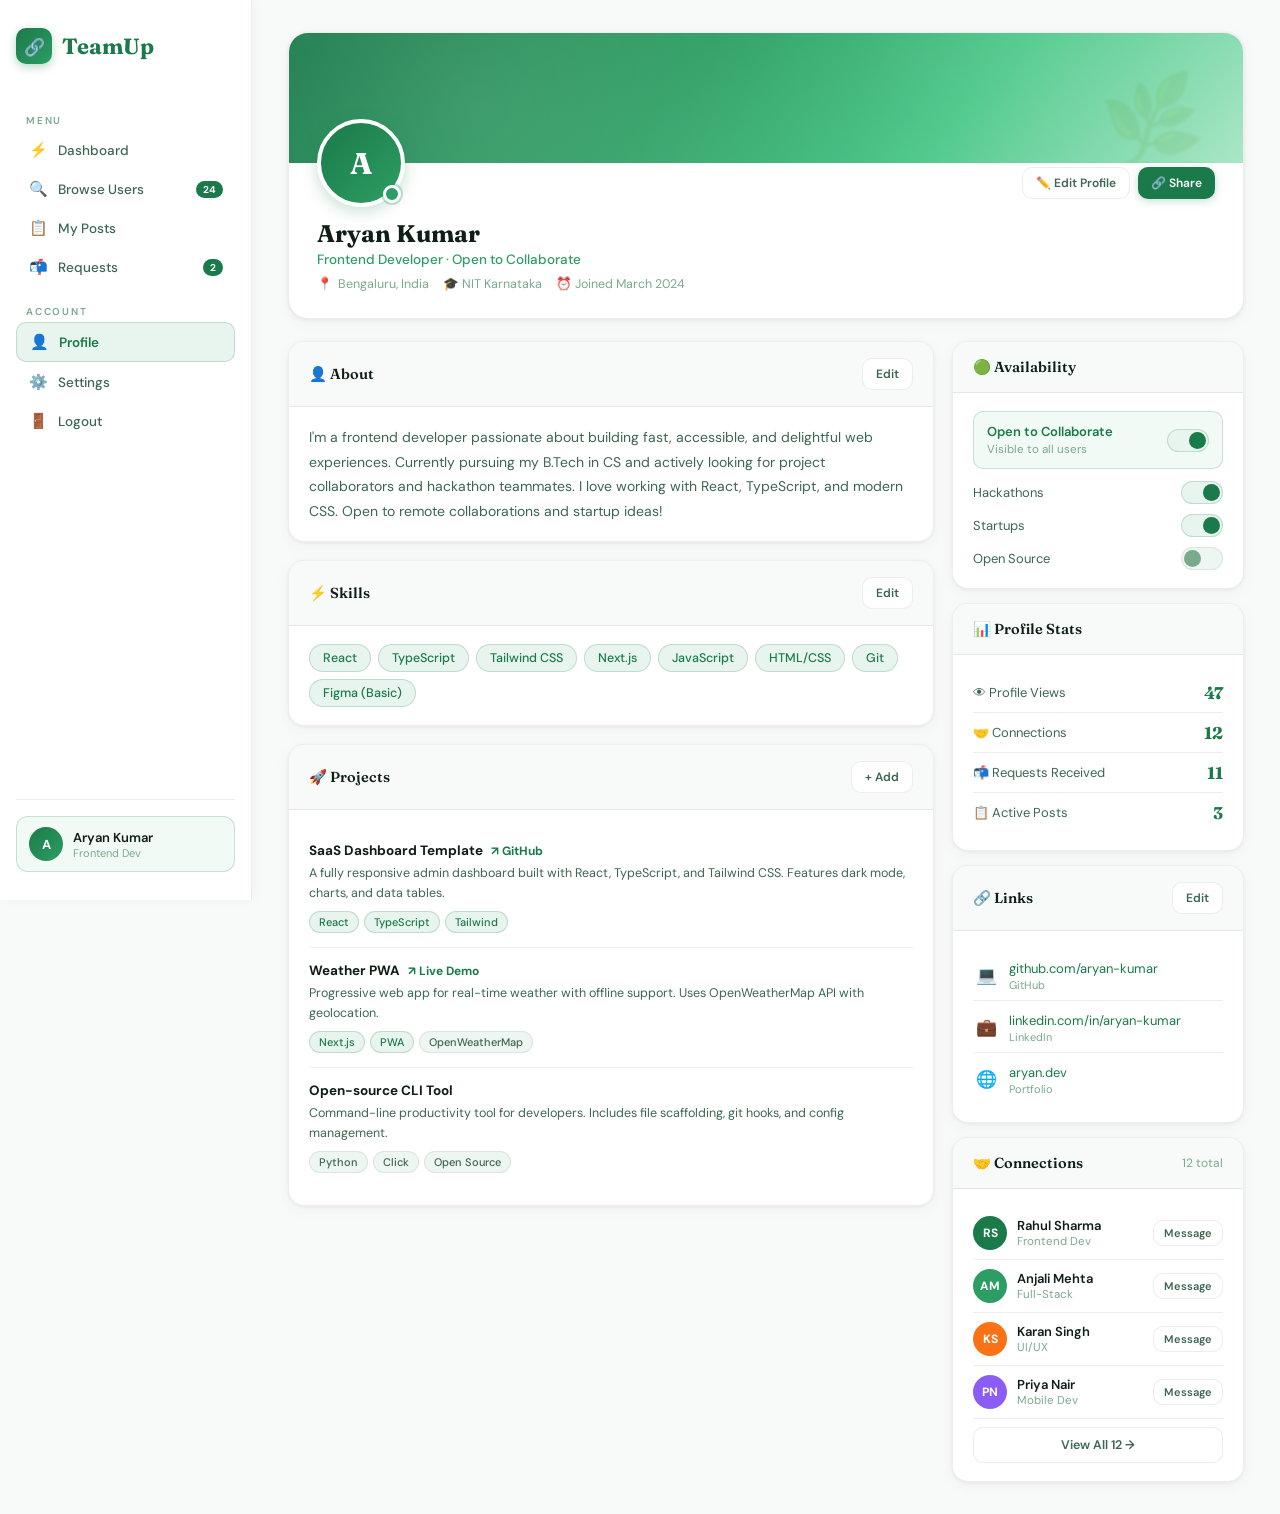
<file: templates/post.html>
<!DOCTYPE html>
<html lang="en">
<head>
    <title>Profile – TeamUp</title>
    <meta name="viewport" content="width=device-width, initial-scale=1.0">
    <link href="https://fonts.googleapis.com/css2?family=Fraunces:ital,wght@0,400;0,600;0,700;1,400&family=DM+Sans:wght@300;400;500;600&display=swap" rel="stylesheet">
    <style>
        :root {
            --green:#1a7a4a;
            --green-mid:#2d9e63;
            --green-light:#e8f5ee;
            --green-pale:#f2faf5;
            --green-glow:rgba(26,122,74,0.12);
            --green-border:rgba(26,122,74,0.2);
            --white:#ffffff;
            --bg:#f7faf8;
            --bg2:#eef6f1;
            --card:#ffffff;
            --border:rgba(0,0,0,0.07);
            --text:#0f1f15;
            --text2:#3d6651;
            --text3:#7aaa8e;
            --sidebar-w:252px;
            --shadow:0 1px 4px rgba(0,0,0,0.06), 0 4px 16px rgba(0,0,0,0.04);
            --shadow-md:0 2px 8px rgba(0,0,0,0.08), 0 8px 32px rgba(0,0,0,0.06);
        }
        * { margin:0; padding:0; box-sizing:border-box; }
        body { font-family:'DM Sans',sans-serif; background:var(--bg); color:var(--text); display:flex; min-height:100vh; }

        /* SIDEBAR */
        .sidebar {
            width:var(--sidebar-w); background:var(--white); border-right:1px solid var(--border);
            height:100vh; padding:28px 16px; display:flex; flex-direction:column;
            position:sticky; top:0; flex-shrink:0;
            box-shadow:2px 0 12px rgba(0,0,0,0.03);
        }
        .logo {
            font-family:'Fraunces',serif; font-size:22px; font-weight:700; color:var(--green);
            margin-bottom:32px; display:flex; align-items:center; gap:10px;
        }
        .logo-icon {
            width:36px; height:36px;
            background:linear-gradient(135deg,var(--green),var(--green-mid));
            border-radius:10px; display:flex; align-items:center; justify-content:center;
            font-size:17px; color:#fff; box-shadow:0 3px 10px rgba(26,122,74,0.3);
        }
        .nav-label {
            font-size:10px; font-weight:600; letter-spacing:1.8px; text-transform:uppercase;
            color:var(--text3); padding:0 10px; margin-bottom:4px; margin-top:18px;
        }
        .nav a {
            display:flex; align-items:center; gap:10px; color:var(--text2);
            text-decoration:none; padding:9px 12px; border-radius:10px;
            margin-bottom:1px; font-size:13.5px; font-weight:500; transition:all 0.18s;
        }
        .nav a:hover { background:var(--green-light); color:var(--green); }
        .nav a.active {
            background:var(--green-light); color:var(--green); font-weight:600;
            border:1px solid var(--green-border);
        }
        .nav a .nav-icon { font-size:15px; width:20px; text-align:center; }
        .nav a .badge {
            margin-left:auto; background:var(--green); color:#fff;
            font-size:10px; font-weight:700; padding:2px 7px; border-radius:20px;
        }
        .sidebar-footer { margin-top:auto; padding-top:16px; border-top:1px solid var(--border); }
        .user-chip {
            display:flex; align-items:center; gap:10px; padding:10px 12px;
            border-radius:12px; background:var(--green-pale); border:1px solid var(--green-border);
        }
        .user-avatar-sm {
            width:34px; height:34px; border-radius:50%;
            background:linear-gradient(135deg,var(--green),var(--green-mid));
            display:flex; align-items:center; justify-content:center;
            font-size:13px; font-weight:700; color:#fff;
        }
        .user-name { font-size:13px; font-weight:600; color:var(--text); }
        .user-role { font-size:11px; color:var(--text3); }

        /* MAIN */
        .main { flex:1; padding:32px 36px; overflow-y:auto; max-width:1100px; }

        /* HERO */
        .profile-hero-card {
            background:var(--card); border:1px solid var(--border); border-radius:20px;
            overflow:hidden; margin-bottom:22px; box-shadow:var(--shadow);
            animation:fadeUp 0.4s ease;
        }
        .profile-banner {
            height:130px;
            background:linear-gradient(130deg, #1a7a4a 0%, #2d9e63 40%, #4cc88a 70%, #a8e6c5 100%);
            position:relative; overflow:hidden;
        }
        .banner-pattern {
            position:absolute; inset:0;
            background:
                radial-gradient(circle at 20% 60%, rgba(255,255,255,0.12) 0%, transparent 50%),
                radial-gradient(circle at 80% 20%, rgba(255,255,255,0.08) 0%, transparent 40%);
        }
        .banner-leaves {
            position:absolute; right:40px; bottom:-10px; font-size:80px;
            opacity:0.12; transform:rotate(-10deg); pointer-events:none;
            filter:blur(1px);
        }
        .profile-body { padding:0 28px 26px; position:relative; }
        .profile-avatar-wrap { position:relative; width:88px; margin-top:-44px; margin-bottom:12px; }
        .profile-avatar {
            width:88px; height:88px; border-radius:50%;
            background:linear-gradient(135deg,var(--green),var(--green-mid));
            display:flex; align-items:center; justify-content:center;
            font-family:'Fraunces',serif; font-size:30px; font-weight:700; color:#fff;
            border:4px solid #fff; box-shadow:0 4px 16px rgba(26,122,74,0.25);
        }
        .avail-badge {
            position:absolute; bottom:4px; right:4px; width:18px; height:18px;
            border-radius:50%; background:#2d9e63; border:3px solid #fff;
            box-shadow:0 0 0 2px rgba(45,158,99,0.3);
        }
        .profile-top-row { display:flex; align-items:flex-start; justify-content:space-between; }
        .profile-name { font-family:'Fraunces',serif; font-size:24px; font-weight:700; color:var(--text); margin-bottom:3px; }
        .profile-role { font-size:13.5px; color:var(--green-mid); font-weight:500; margin-bottom:8px; }
        .profile-meta { display:flex; align-items:center; gap:14px; flex-wrap:wrap; }
        .profile-meta-item { display:flex; align-items:center; gap:5px; font-size:12.5px; color:var(--text3); }
        .profile-actions { display:flex; gap:8px; margin-top:4px; }

        /* BUTTONS */
        .btn {
            display:inline-flex; align-items:center; gap:6px;
            background:var(--green); color:white; border:none;
            padding:9px 18px; border-radius:10px; cursor:pointer;
            font-weight:600; font-size:13px; font-family:inherit;
            transition:all 0.18s; box-shadow:0 2px 8px rgba(26,122,74,0.25);
            white-space:nowrap;
        }
        .btn:hover { background:#16693e; transform:translateY(-1px); box-shadow:0 4px 14px rgba(26,122,74,0.3); }
        .btn-ghost {
            background:var(--white); box-shadow:none;
            border:1px solid var(--border); color:var(--text2);
        }
        .btn-ghost:hover { background:var(--green-pale); color:var(--green); transform:none; box-shadow:none; border-color:var(--green-border); }
        .btn-sm { padding:7px 13px; font-size:12px; }

        /* LAYOUT */
        .layout { display:grid; grid-template-columns:1fr 292px; gap:18px; align-items:start; }

        /* CARD */
        .card {
            background:var(--card); border:1px solid var(--border); border-radius:16px;
            overflow:hidden; box-shadow:var(--shadow);
            animation:fadeUp 0.4s ease both;
        }
        .card:nth-child(1){animation-delay:0.06s}
        .card:nth-child(2){animation-delay:0.11s}
        .card:nth-child(3){animation-delay:0.16s}
        .card-header {
            display:flex; align-items:center; justify-content:space-between;
            padding:16px 20px; border-bottom:1px solid var(--border);
            background:var(--bg);
        }
        .card-header h3 {
            font-family:'Fraunces',serif; font-size:14.5px; font-weight:600;
            color:var(--text); display:flex; align-items:center; gap:7px;
        }
        .card-body { padding:18px 20px; }

        /* BIO */
        .bio-text { font-size:14px; color:var(--text2); line-height:1.75; }

        /* SKILLS */
        .skills-grid { display:flex; flex-wrap:wrap; gap:7px; }
        .skill-tag {
            display:inline-flex; align-items:center; gap:5px;
            padding:5px 13px; border-radius:20px; font-size:12.5px; font-weight:500;
            background:var(--green-light); color:var(--green);
            border:1px solid var(--green-border); cursor:pointer; transition:0.15s;
        }
        .skill-tag:hover { background:#d4eddf; }
        .skill-tag .remove-skill { opacity:0; transition:0.15s; font-size:12px; }
        .skill-tag:hover .remove-skill { opacity:0.6; }
        .add-skill-input { display:flex; gap:8px; margin-top:11px; }
        .form-input {
            padding:8px 13px; background:var(--bg2); border:1px solid var(--border);
            border-radius:9px; color:var(--text); font-size:13px; font-family:inherit;
            outline:none; transition:0.2s;
        }
        .form-input:focus { border-color:var(--green-border); box-shadow:0 0 0 3px var(--green-glow); background:#fff; }
        .form-input::placeholder { color:var(--text3); }

        /* PROJECTS */
        .project-item { padding:14px 0; border-bottom:1px solid var(--border); }
        .project-item:last-child { border:none; }
        .project-name { font-size:13.5px; font-weight:700; margin-bottom:4px; display:flex; align-items:center; gap:8px; color:var(--text); }
        .project-desc { font-size:12.5px; color:var(--text2); line-height:1.6; margin-bottom:8px; }
        .project-tags { display:flex; flex-wrap:wrap; gap:5px; }
        .tag { display:inline-block; padding:3px 9px; border-radius:20px; font-size:11px; font-weight:500; background:var(--bg2); color:var(--text2); border:1px solid var(--border); }
        .tag.green { background:var(--green-light); color:var(--green); border-color:var(--green-border); }
        .project-link { font-size:12px; color:var(--green); text-decoration:none; }
        .project-link:hover { text-decoration:underline; }

        /* STATS */
        .stat-item { display:flex; align-items:center; justify-content:space-between; padding:9px 0; border-bottom:1px solid var(--border); }
        .stat-item:last-child { border:none; }
        .stat-label-s { font-size:13px; color:var(--text2); }
        .stat-val { font-family:'Fraunces',serif; font-size:17px; font-weight:700; color:var(--green); }

        /* LINKS */
        .link-item { display:flex; align-items:center; gap:10px; padding:8px 0; border-bottom:1px solid var(--border); }
        .link-item:last-child { border:none; }
        .link-icon { font-size:17px; width:26px; text-align:center; }
        .link-url { font-size:13px; color:var(--green); text-decoration:none; }
        .link-url:hover { text-decoration:underline; }
        .link-label { font-size:11px; color:var(--text3); }

        /* AVAILABILITY TOGGLE */
        .avail-toggle {
            display:flex; align-items:center; justify-content:space-between;
            padding:11px 13px; background:var(--green-pale); border-radius:10px;
            border:1px solid var(--green-border); margin-bottom:12px;
        }
        .avail-label { font-size:13px; font-weight:600; color:var(--green); }
        .toggle-switch { position:relative; width:42px; height:23px; }
        .toggle-switch input { opacity:0; width:0; height:0; }
        .slider {
            position:absolute; inset:0; background:var(--bg2); border:1px solid var(--border);
            border-radius:24px; cursor:pointer; transition:0.3s;
        }
        .slider:before {
            content:''; position:absolute; width:17px; height:17px; border-radius:50%;
            background:var(--text3); top:2px; left:2px; transition:0.3s;
        }
        input:checked + .slider { background:var(--green-light); border-color:var(--green-border); }
        input:checked + .slider:before { transform:translateX(19px); background:var(--green); }

        /* CONNECTIONS */
        .connection-item { display:flex; align-items:center; gap:10px; padding:9px 0; border-bottom:1px solid var(--border); }
        .connection-item:last-child { border:none; }
        .c-avatar { width:34px; height:34px; border-radius:50%; font-size:12px; font-weight:700; color:#fff; display:flex; align-items:center; justify-content:center; }
        .c-name { font-size:13px; font-weight:600; color:var(--text); }
        .c-role { font-size:11.5px; color:var(--text3); }

        /* MODAL */
        .modal-overlay {
            position:fixed; inset:0; background:rgba(15,31,21,0.35);
            backdrop-filter:blur(6px); z-index:100; display:flex;
            align-items:center; justify-content:center; opacity:0;
            pointer-events:none; transition:0.2s;
        }
        .modal-overlay.open { opacity:1; pointer-events:all; }
        .modal {
            background:var(--white); border:1px solid var(--border);
            border-radius:20px; padding:26px; width:500px; max-width:95vw;
            transform:scale(0.96) translateY(10px); transition:0.2s;
            box-shadow:var(--shadow-md);
        }
        .modal-overlay.open .modal { transform:scale(1) translateY(0); }
        .modal-header { display:flex; align-items:center; justify-content:space-between; margin-bottom:20px; }
        .modal-header h3 { font-family:'Fraunces',serif; font-size:18px; font-weight:700; color:var(--text); }
        .close-btn {
            background:var(--bg2); border:1px solid var(--border); color:var(--text2);
            width:30px; height:30px; border-radius:8px; cursor:pointer;
            font-size:15px; display:flex; align-items:center; justify-content:center;
        }
        .close-btn:hover { background:var(--green-light); color:var(--green); }
        .form-group { margin-bottom:14px; }
        .form-label { font-size:12px; font-weight:600; color:var(--text2); margin-bottom:5px; display:block; letter-spacing:0.3px; }
        textarea.form-input { width:100%; resize:none; }
        .modal-actions { display:flex; gap:10px; margin-top:6px; }
        .modal-actions .btn { flex:1; justify-content:center; }

        /* TOAST */
        .toast-container { position:fixed; bottom:24px; right:24px; z-index:200; display:flex; flex-direction:column; gap:8px; }
        .toast {
            background:var(--white); border:1px solid var(--green-border);
            border-left:3px solid var(--green); border-radius:10px;
            padding:11px 16px; font-size:13px; font-weight:500; color:var(--text);
            animation:toastIn 0.3s ease; box-shadow:var(--shadow-md);
        }
        @keyframes toastIn { from{transform:translateX(40px);opacity:0} to{transform:translateX(0);opacity:1} }
        @keyframes toastOut { to{transform:translateX(40px);opacity:0} }
        @keyframes fadeUp { from{opacity:0;transform:translateY(14px)} to{opacity:1;transform:translateY(0)} }
        ::-webkit-scrollbar { width:5px; }
        ::-webkit-scrollbar-thumb { background:var(--border); border-radius:10px; }
        ::-webkit-scrollbar-track { background:transparent; }
    </style>
</head>
<body>

<div class="sidebar">
    <div class="logo"><div class="logo-icon">🔗</div> TeamUp</div>
    <div class="nav-label">Menu</div>
    <div class="nav">
        <a href="/dashboard"><span class="nav-icon">⚡</span> Dashboard</a>
        <a href="/browse"><span class="nav-icon">🔍</span> Browse Users <span class="badge">24</span></a>
        <a href="/post"><span class="nav-icon">📋</span> My Posts</a>
        <a href="/request"><span class="nav-icon">📬</span> Requests <span class="badge">2</span></a>
    </div>
    <div class="nav-label">Account</div>
    <div class="nav">
        <a href="/profile" class="active"><span class="nav-icon">👤</span> Profile</a>
        <a href="/settings"><span class="nav-icon">⚙️</span> Settings</a>
        <a href="/logout"><span class="nav-icon">🚪</span> Logout</a>
    </div>
    <div class="sidebar-footer">
        <div class="user-chip">
            <div class="user-avatar-sm">A</div>
            <div class="user-info"><div class="user-name">Aryan Kumar</div><div class="user-role">Frontend Dev</div></div>
        </div>
    </div>
</div>

<div class="main">
    <!-- HERO -->
    <div class="profile-hero-card">
        <div class="profile-banner">
            <div class="banner-pattern"></div>
            <div class="banner-leaves">🌿</div>
        </div>
        <div class="profile-body">
            <div class="profile-top-row">
                <div>
                    <div class="profile-avatar-wrap">
                        <div class="profile-avatar">A</div>
                        <div class="avail-badge"></div>
                    </div>
                    <div class="profile-name" id="displayName">Aryan Kumar</div>
                    <div class="profile-role" id="displayHeadline">Frontend Developer · Open to Collaborate</div>
                    <div class="profile-meta">
                        <div class="profile-meta-item">📍 <span id="displayLocation">Bengaluru, India</span></div>
                        <div class="profile-meta-item">🎓 NIT Karnataka</div>
                        <div class="profile-meta-item">⏰ Joined March 2024</div>
                    </div>
                </div>
                <div class="profile-actions">
                    <button class="btn btn-ghost btn-sm" onclick="openEditBio()">✏️ Edit Profile</button>
                    <button class="btn btn-sm" onclick="showToast('🔗 Profile link copied!')">🔗 Share</button>
                </div>
            </div>
        </div>
    </div>

    <div class="layout">
        <!-- LEFT -->
        <div style="display:flex;flex-direction:column;gap:18px;">

            <!-- BIO -->
            <div class="card">
                <div class="card-header">
                    <h3>👤 About</h3>
                    <button class="btn btn-ghost btn-sm" onclick="openEditBio()">Edit</button>
                </div>
                <div class="card-body">
                    <p class="bio-text" id="bioText">I'm a frontend developer passionate about building fast, accessible, and delightful web experiences. Currently pursuing my B.Tech in CS and actively looking for project collaborators and hackathon teammates. I love working with React, TypeScript, and modern CSS. Open to remote collaborations and startup ideas!</p>
                </div>
            </div>

            <!-- SKILLS -->
            <div class="card">
                <div class="card-header">
                    <h3>⚡ Skills</h3>
                    <button class="btn btn-ghost btn-sm" onclick="toggleSkillEdit()">Edit</button>
                </div>
                <div class="card-body">
                    <div class="skills-grid" id="skillsGrid"></div>
                    <div class="add-skill-input" id="skillEditRow" style="display:none;">
                        <input class="form-input" id="newSkillInput" placeholder="Add a skill…" style="flex:1" onkeydown="addSkill(event)">
                        <button class="btn btn-sm" onclick="addSkillBtn()">Add</button>
                    </div>
                </div>
            </div>

            <!-- PROJECTS -->
            <div class="card">
                <div class="card-header">
                    <h3>🚀 Projects</h3>
                    <button class="btn btn-ghost btn-sm" onclick="showToast('🚧 Project editor coming soon!')">+ Add</button>
                </div>
                <div class="card-body">
                    <div class="project-item">
                        <div class="project-name">SaaS Dashboard Template <a href="#" class="project-link">↗ GitHub</a></div>
                        <div class="project-desc">A fully responsive admin dashboard built with React, TypeScript, and Tailwind CSS. Features dark mode, charts, and data tables.</div>
                        <div class="project-tags"><span class="tag green">React</span><span class="tag green">TypeScript</span><span class="tag green">Tailwind</span></div>
                    </div>
                    <div class="project-item">
                        <div class="project-name">Weather PWA <a href="#" class="project-link">↗ Live Demo</a></div>
                        <div class="project-desc">Progressive web app for real-time weather with offline support. Uses OpenWeatherMap API with geolocation.</div>
                        <div class="project-tags"><span class="tag green">Next.js</span><span class="tag green">PWA</span><span class="tag">OpenWeatherMap</span></div>
                    </div>
                    <div class="project-item">
                        <div class="project-name">Open-source CLI Tool</div>
                        <div class="project-desc">Command-line productivity tool for developers. Includes file scaffolding, git hooks, and config management.</div>
                        <div class="project-tags"><span class="tag">Python</span><span class="tag">Click</span><span class="tag">Open Source</span></div>
                    </div>
                </div>
            </div>
        </div>

        <!-- RIGHT -->
        <div style="display:flex;flex-direction:column;gap:14px;">

            <!-- AVAILABILITY -->
            <div class="card">
                <div class="card-header"><h3>🟢 Availability</h3></div>
                <div class="card-body">
                    <div class="avail-toggle">
                        <div>
                            <div class="avail-label">Open to Collaborate</div>
                            <div style="font-size:11.5px;color:var(--text3);margin-top:2px;">Visible to all users</div>
                        </div>
                        <label class="toggle-switch"><input type="checkbox" checked onchange="showToast('✅ Availability updated!')"><span class="slider"></span></label>
                    </div>
                    <div style="display:flex;flex-direction:column;gap:10px;">
                        <div style="display:flex;align-items:center;justify-content:space-between;font-size:13px;">
                            <span style="color:var(--text2)">Hackathons</span>
                            <label class="toggle-switch"><input type="checkbox" checked><span class="slider"></span></label>
                        </div>
                        <div style="display:flex;align-items:center;justify-content:space-between;font-size:13px;">
                            <span style="color:var(--text2)">Startups</span>
                            <label class="toggle-switch"><input type="checkbox" checked><span class="slider"></span></label>
                        </div>
                        <div style="display:flex;align-items:center;justify-content:space-between;font-size:13px;">
                            <span style="color:var(--text2)">Open Source</span>
                            <label class="toggle-switch"><input type="checkbox"><span class="slider"></span></label>
                        </div>
                    </div>
                </div>
            </div>

            <!-- STATS -->
            <div class="card">
                <div class="card-header"><h3>📊 Profile Stats</h3></div>
                <div class="card-body">
                    <div class="stat-item"><span class="stat-label-s">👁 Profile Views</span><span class="stat-val">47</span></div>
                    <div class="stat-item"><span class="stat-label-s">🤝 Connections</span><span class="stat-val">12</span></div>
                    <div class="stat-item"><span class="stat-label-s">📬 Requests Received</span><span class="stat-val">11</span></div>
                    <div class="stat-item"><span class="stat-label-s">📋 Active Posts</span><span class="stat-val">3</span></div>
                </div>
            </div>

            <!-- LINKS -->
            <div class="card">
                <div class="card-header">
                    <h3>🔗 Links</h3>
                    <button class="btn btn-ghost btn-sm" onclick="openEditLinks()">Edit</button>
                </div>
                <div class="card-body">
                    <div class="link-item">
                        <div class="link-icon">💻</div>
                        <div><a href="#" class="link-url">github.com/aryan-kumar</a><div class="link-label">GitHub</div></div>
                    </div>
                    <div class="link-item">
                        <div class="link-icon">💼</div>
                        <div><a href="#" class="link-url">linkedin.com/in/aryan-kumar</a><div class="link-label">LinkedIn</div></div>
                    </div>
                    <div class="link-item">
                        <div class="link-icon">🌐</div>
                        <div><a href="#" class="link-url">aryan.dev</a><div class="link-label">Portfolio</div></div>
                    </div>
                </div>
            </div>

            <!-- CONNECTIONS -->
            <div class="card">
                <div class="card-header">
                    <h3>🤝 Connections</h3>
                    <span style="font-size:12px;color:var(--text3);">12 total</span>
                </div>
                <div class="card-body">
                    <div class="connection-item">
                        <div class="c-avatar" style="background:#1a7a4a">RS</div>
                        <div><div class="c-name">Rahul Sharma</div><div class="c-role">Frontend Dev</div></div>
                        <button class="btn btn-ghost btn-sm" style="margin-left:auto;padding:5px 10px;font-size:11px;">Message</button>
                    </div>
                    <div class="connection-item">
                        <div class="c-avatar" style="background:#2d9e63">AM</div>
                        <div><div class="c-name">Anjali Mehta</div><div class="c-role">Full-Stack</div></div>
                        <button class="btn btn-ghost btn-sm" style="margin-left:auto;padding:5px 10px;font-size:11px;">Message</button>
                    </div>
                    <div class="connection-item">
                        <div class="c-avatar" style="background:#f97316">KS</div>
                        <div><div class="c-name">Karan Singh</div><div class="c-role">UI/UX</div></div>
                        <button class="btn btn-ghost btn-sm" style="margin-left:auto;padding:5px 10px;font-size:11px;">Message</button>
                    </div>
                    <div class="connection-item">
                        <div class="c-avatar" style="background:#8b5cf6">PN</div>
                        <div><div class="c-name">Priya Nair</div><div class="c-role">Mobile Dev</div></div>
                        <button class="btn btn-ghost btn-sm" style="margin-left:auto;padding:5px 10px;font-size:11px;">Message</button>
                    </div>
                    <button class="btn btn-ghost" style="width:100%;justify-content:center;margin-top:8px;font-size:12.5px;">View All 12 →</button>
                </div>
            </div>
        </div>
    </div>
</div>

<!-- EDIT BIO MODAL -->
<div class="modal-overlay" id="bioModal" onclick="closeModalOutside(event,'bioModal')">
    <div class="modal">
        <div class="modal-header">
            <h3>✏️ Edit Profile</h3>
            <button class="close-btn" onclick="closeBioModal()">✕</button>
        </div>
        <div class="form-group">
            <label class="form-label">Name</label>
            <input class="form-input" id="editName" type="text" value="Aryan Kumar" style="width:100%">
        </div>
        <div class="form-group">
            <label class="form-label">Role / Headline</label>
            <input class="form-input" id="editHeadline" type="text" value="Frontend Developer · Open to Collaborate" style="width:100%">
        </div>
        <div class="form-group">
            <label class="form-label">Bio</label>
            <textarea class="form-input" id="editBio" rows="5" style="width:100%">I'm a frontend developer passionate about building fast, accessible, and delightful web experiences. Currently pursuing my B.Tech in CS and actively looking for project collaborators and hackathon teammates. I love working with React, TypeScript, and modern CSS. Open to remote collaborations and startup ideas!</textarea>
        </div>
        <div class="form-group">
            <label class="form-label">Location</label>
            <input class="form-input" id="editLocation" type="text" value="Bengaluru, India" style="width:100%">
        </div>
        <div class="modal-actions">
            <button class="btn btn-ghost" onclick="closeBioModal()">Cancel</button>
            <button class="btn" onclick="saveBio()">Save Changes</button>
        </div>
    </div>
</div>

<!-- EDIT LINKS MODAL -->
<div class="modal-overlay" id="linksModal" onclick="closeModalOutside(event,'linksModal')">
    <div class="modal">
        <div class="modal-header">
            <h3>🔗 Edit Links</h3>
            <button class="close-btn" onclick="closeLinksModal()">✕</button>
        </div>
        <div class="form-group"><label class="form-label">GitHub</label><input class="form-input" value="github.com/aryan-kumar" style="width:100%"></div>
        <div class="form-group"><label class="form-label">LinkedIn</label><input class="form-input" value="linkedin.com/in/aryan-kumar" style="width:100%"></div>
        <div class="form-group"><label class="form-label">Portfolio / Website</label><input class="form-input" value="aryan.dev" style="width:100%"></div>
        <div class="form-group"><label class="form-label">Twitter / X</label><input class="form-input" placeholder="twitter.com/yourhandle" style="width:100%"></div>
        <div class="modal-actions">
            <button class="btn btn-ghost" onclick="closeLinksModal()">Cancel</button>
            <button class="btn" onclick="saveLinks()">Save Links</button>
        </div>
    </div>
</div>

<div class="toast-container" id="toastContainer"></div>

<script>
let skills = ['React','TypeScript','Tailwind CSS','Next.js','JavaScript','HTML/CSS','Git','Figma (Basic)'];
let skillEditMode = false;

function renderSkills() {
    const grid = document.getElementById('skillsGrid');
    grid.innerHTML = skills.map(s => `
        <span class="skill-tag">
            ${s}
            ${skillEditMode ? `<span class="remove-skill" onclick="removeSkill('${s}')">✕</span>` : ''}
        </span>
    `).join('');
}

function toggleSkillEdit() {
    skillEditMode = !skillEditMode;
    document.getElementById('skillEditRow').style.display = skillEditMode ? 'flex' : 'none';
    renderSkills();
}

function addSkill(e) { if (e.key === 'Enter') addSkillBtn(); }
function addSkillBtn() {
    const input = document.getElementById('newSkillInput');
    const val = input.value.trim();
    if (val && !skills.includes(val)) { skills.push(val); renderSkills(); showToast(`⚡ "${val}" added!`); }
    input.value = '';
}
function removeSkill(s) { skills = skills.filter(x => x !== s); renderSkills(); }

function openEditBio() { document.getElementById('bioModal').classList.add('open'); }
function closeBioModal() { document.getElementById('bioModal').classList.remove('open'); }
function saveBio() {
    document.getElementById('bioText').textContent = document.getElementById('editBio').value;
    document.getElementById('displayName').textContent = document.getElementById('editName').value;
    document.getElementById('displayHeadline').textContent = document.getElementById('editHeadline').value;
    document.getElementById('displayLocation').textContent = document.getElementById('editLocation').value;
    closeBioModal();
    showToast('✅ Profile updated!');
}

function openEditLinks() { document.getElementById('linksModal').classList.add('open'); }
function closeLinksModal() { document.getElementById('linksModal').classList.remove('open'); }
function saveLinks() { closeLinksModal(); showToast('🔗 Links saved!'); }

function closeModalOutside(e, id) {
    if (e.target === document.getElementById(id)) document.getElementById(id).classList.remove('open');
}

function showToast(msg) {
    const c = document.getElementById('toastContainer');
    const t = document.createElement('div');
    t.className = 'toast';
    t.textContent = msg;
    c.appendChild(t);
    setTimeout(() => { t.style.animation = 'toastOut 0.3s ease forwards'; setTimeout(() => t.remove(), 300); }, 3000);
}

renderSkills();
</script>
</body>
</html>
</file>
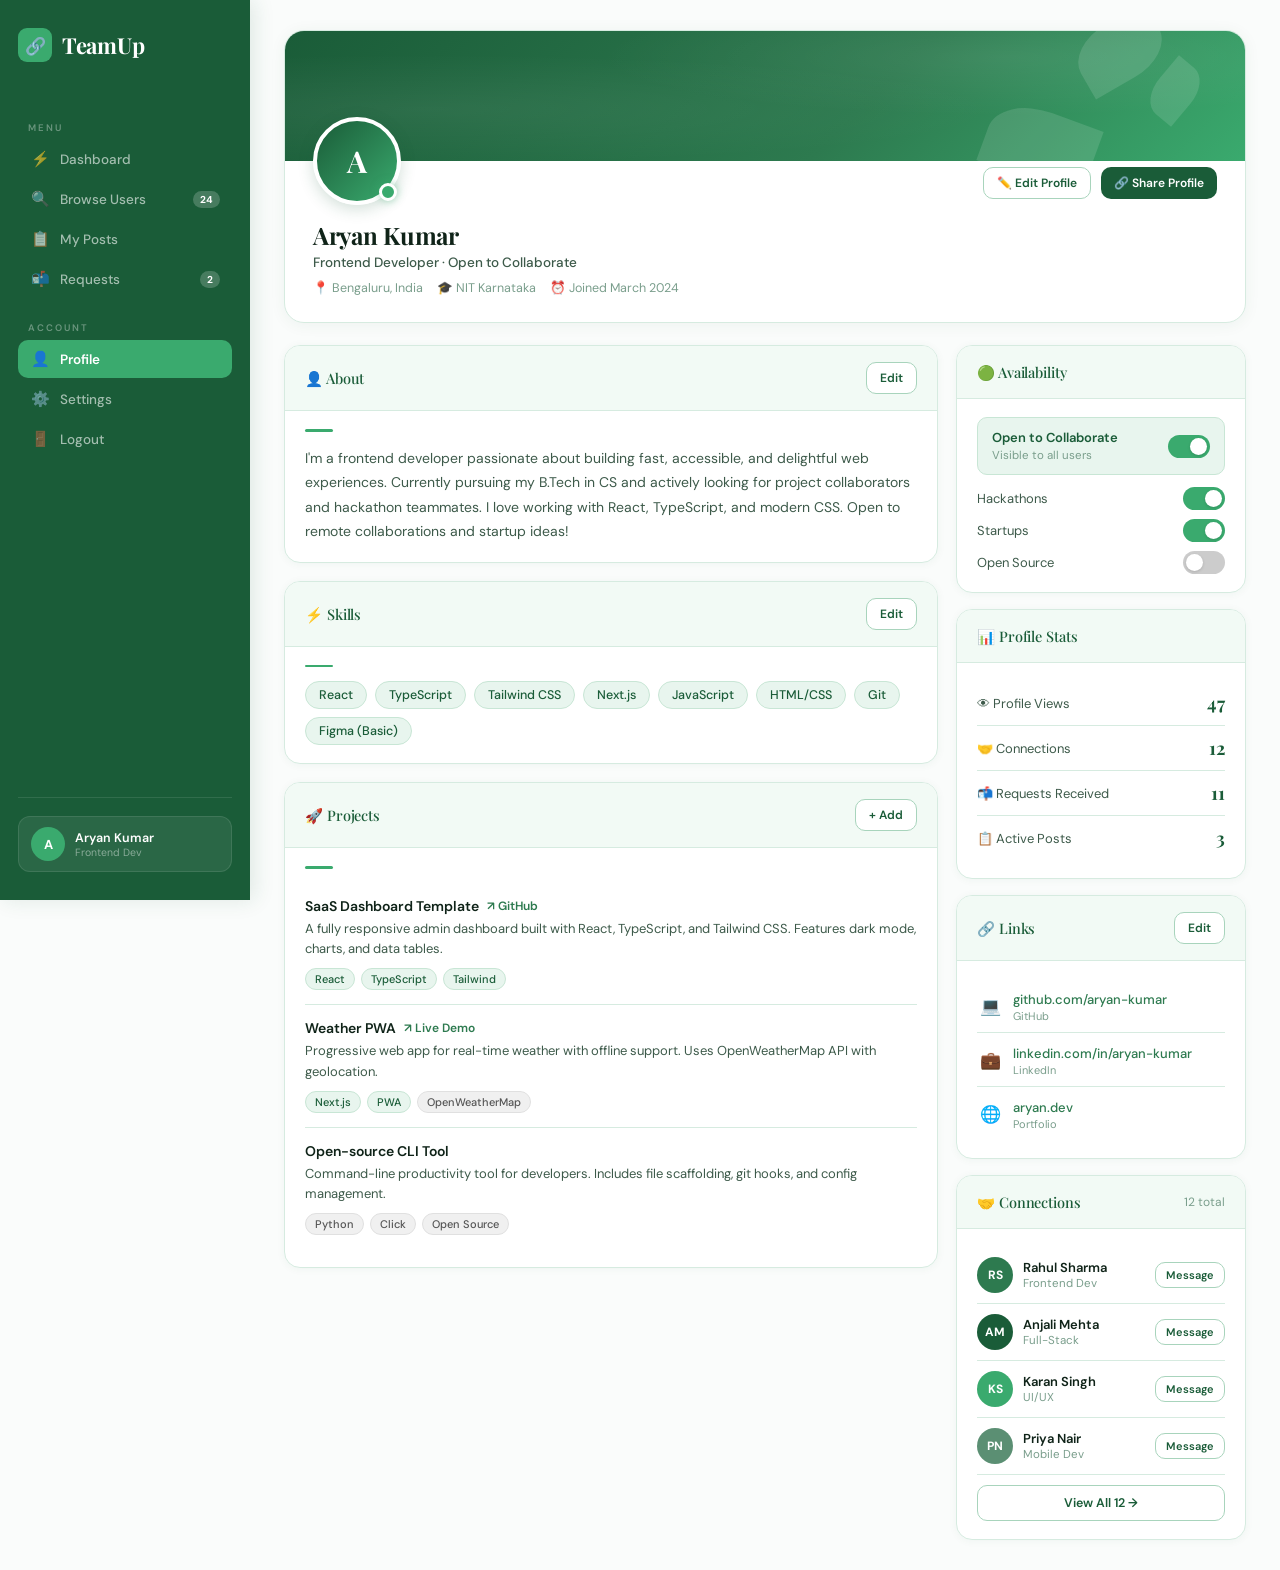
<file: templates/profile.html>
<!DOCTYPE html>
<html lang="en">
<head>
    <title>Profile – TeamUp</title>
    <meta name="viewport" content="width=device-width, initial-scale=1.0">
    <link href="https://fonts.googleapis.com/css2?family=Playfair+Display:ital,wght@0,500;0,700;1,500&family=DM+Sans:wght@300;400;500;600&display=swap" rel="stylesheet">
    <style>
        :root {
            --green-deep:#1a5c38;
            --green-mid:#2d7a4f;
            --green-bright:#3aaa6e;
            --green-soft:#e8f5ee;
            --green-pale:#f2faf5;
            --green-muted:#c8e6d5;
            --green-glow:rgba(58,170,110,0.14);
            --white:#ffffff;
            --off-white:#fafcfb;
            --text:#0f2318;
            --text2:#3d5a4a;
            --text3:#7a9e8c;
            --border:#d6ebe0;
            --border-strong:#a8d4bc;
            --card:#ffffff;
            --sidebar-w:250px;
        }
        *{margin:0;padding:0;box-sizing:border-box;}
        body{font-family:'DM Sans',sans-serif;background:var(--off-white);color:var(--text);display:flex;min-height:100vh;}

        /* ── SIDEBAR ── */
        .sidebar{
            width:var(--sidebar-w);background:var(--green-deep);
            height:100vh;padding:28px 18px;display:flex;flex-direction:column;
            position:sticky;top:0;flex-shrink:0;
            box-shadow:4px 0 20px rgba(26,92,56,0.12);
        }
        .logo{font-family:'Playfair Display',serif;font-size:22px;font-weight:700;color:#fff;margin-bottom:38px;display:flex;align-items:center;gap:10px;letter-spacing:-0.3px;}
        .logo-icon{width:34px;height:34px;background:var(--green-bright);border-radius:9px;display:flex;align-items:center;justify-content:center;font-size:17px;}
        .nav-label{font-size:9.5px;font-weight:600;letter-spacing:2px;text-transform:uppercase;color:rgba(255,255,255,0.35);padding:0 10px;margin-bottom:6px;margin-top:22px;}
        .nav a{display:flex;align-items:center;gap:10px;color:rgba(255,255,255,0.6);text-decoration:none;padding:9px 12px;border-radius:10px;margin-bottom:2px;font-size:13.5px;font-weight:500;transition:all 0.18s;}
        .nav a:hover{background:rgba(255,255,255,0.08);color:#fff;}
        .nav a.active{background:var(--green-bright);color:#fff;font-weight:600;}
        .nav a .nav-icon{font-size:15px;width:20px;text-align:center;}
        .nav a .badge{margin-left:auto;background:rgba(255,255,255,0.2);color:#fff;font-size:10px;font-weight:700;padding:2px 7px;border-radius:20px;}
        .sidebar-footer{margin-top:auto;padding-top:18px;border-top:1px solid rgba(255,255,255,0.1);}
        .user-chip{display:flex;align-items:center;gap:10px;padding:10px 12px;border-radius:12px;background:rgba(255,255,255,0.07);border:1px solid rgba(255,255,255,0.1);}
        .user-avatar-sm{width:34px;height:34px;border-radius:50%;background:var(--green-bright);display:flex;align-items:center;justify-content:center;font-size:13px;font-weight:700;color:#fff;}
        .user-name{font-size:12.5px;font-weight:600;color:#fff;}
        .user-role{font-size:10.5px;color:rgba(255,255,255,0.45);}

        /* ── MAIN ── */
        .main{flex:1;padding:30px 34px;overflow-y:auto;background:var(--off-white);}

        /* ── HERO ── */
        .profile-hero-card{
            background:var(--card);border:1px solid var(--border);
            border-radius:20px;overflow:hidden;margin-bottom:22px;
            box-shadow:0 2px 16px rgba(26,92,56,0.06);
            animation:fadeUp 0.4s ease;
        }
        .profile-banner{
            height:130px;position:relative;overflow:hidden;
            background:linear-gradient(135deg,var(--green-deep) 0%,var(--green-mid) 60%,var(--green-bright) 100%);
        }
        .banner-leaves{
            position:absolute;inset:0;
            background:
                radial-gradient(ellipse at 15% 60%,rgba(255,255,255,0.06) 0%,transparent 50%),
                radial-gradient(ellipse at 75% 20%,rgba(255,255,255,0.08) 0%,transparent 40%);
        }
        /* Decorative leaf shapes */
        .leaf{position:absolute;border-radius:50% 0;opacity:0.12;}
        .leaf-1{width:90px;height:60px;background:#fff;top:-10px;right:80px;transform:rotate(-30deg);}
        .leaf-2{width:60px;height:40px;background:#fff;top:40px;right:40px;transform:rotate(-50deg);}
        .leaf-3{width:110px;height:70px;background:#fff;bottom:-20px;right:150px;transform:rotate(20deg);}

        .profile-body{padding:0 28px 26px;position:relative;}
        .profile-avatar-wrap{position:relative;width:88px;margin-top:-44px;margin-bottom:14px;}
        .profile-avatar{width:88px;height:88px;border-radius:50%;background:linear-gradient(135deg,var(--green-deep),var(--green-bright));display:flex;align-items:center;justify-content:center;font-family:'Playfair Display',serif;font-size:30px;font-weight:700;color:#fff;border:4px solid #fff;box-shadow:0 4px 16px rgba(26,92,56,0.2);}
        .avail-badge{position:absolute;bottom:4px;right:4px;width:18px;height:18px;border-radius:50%;background:var(--green-bright);border:3px solid #fff;box-shadow:0 0 8px rgba(58,170,110,0.5);}
        .profile-top-row{display:flex;align-items:flex-start;justify-content:space-between;flex-wrap:wrap;gap:12px;}
        .profile-name{font-family:'Playfair Display',serif;font-size:24px;font-weight:700;color:var(--text);margin-bottom:3px;letter-spacing:-0.3px;}
        .profile-role{font-size:13.5px;color:var(--text2);margin-bottom:9px;font-weight:500;}
        .profile-meta{display:flex;align-items:center;gap:14px;flex-wrap:wrap;}
        .profile-meta-item{display:flex;align-items:center;gap:5px;font-size:12.5px;color:var(--text3);}
        .profile-actions{display:flex;gap:10px;margin-top:6px;}

        /* ── BUTTONS ── */
        .btn{display:inline-flex;align-items:center;gap:6px;background:var(--green-deep);color:#fff;border:none;padding:9px 18px;border-radius:10px;cursor:pointer;font-weight:600;font-size:13px;font-family:inherit;transition:all 0.18s;white-space:nowrap;}
        .btn:hover{background:var(--green-mid);transform:translateY(-1px);box-shadow:0 4px 14px rgba(26,92,56,0.2);}
        .btn-ghost{background:#fff;color:var(--green-deep);border:1.5px solid var(--border-strong);box-shadow:none;}
        .btn-ghost:hover{background:var(--green-soft);transform:none;box-shadow:none;}
        .btn-sm{padding:7px 13px;font-size:12px;}

        /* ── LAYOUT ── */
        .layout{display:grid;grid-template-columns:1fr 290px;gap:18px;align-items:start;}

        /* ── CARD ── */
        .card{background:var(--card);border:1px solid var(--border);border-radius:16px;overflow:hidden;box-shadow:0 1px 8px rgba(26,92,56,0.05);animation:fadeUp 0.4s ease both;}
        .card:nth-child(1){animation-delay:0.05s}.card:nth-child(2){animation-delay:0.1s}.card:nth-child(3){animation-delay:0.15s}
        .card-header{display:flex;align-items:center;justify-content:space-between;padding:16px 20px;border-bottom:1px solid var(--border);background:var(--green-pale);}
        .card-header h3{font-family:'Playfair Display',serif;font-size:14.5px;font-weight:500;color:var(--green-deep);display:flex;align-items:center;gap:8px;letter-spacing:-0.1px;}
        .card-body{padding:18px 20px;}

        /* ── BIO ── */
        .bio-text{font-size:14px;color:var(--text2);line-height:1.75;}

        /* ── SKILLS ── */
        .skills-grid{display:flex;flex-wrap:wrap;gap:8px;}
        .skill-tag{display:inline-flex;align-items:center;gap:6px;padding:5px 13px;border-radius:20px;font-size:12.5px;font-weight:500;background:var(--green-soft);color:var(--green-deep);border:1.5px solid var(--green-muted);cursor:default;transition:0.15s;}
        .skill-tag:hover{background:var(--green-muted);}
        .skill-tag .remove-skill{opacity:0;transition:0.15s;font-size:12px;cursor:pointer;}
        .skill-tag:hover .remove-skill{opacity:0.6;}
        .add-skill-input{display:flex;gap:8px;margin-top:12px;}
        .form-input{padding:8px 13px;background:#fff;border:1.5px solid var(--border);border-radius:9px;color:var(--text);font-size:13px;font-family:inherit;outline:none;transition:0.18s;}
        .form-input:focus{border-color:var(--green-bright);box-shadow:0 0 0 3px var(--green-glow);}
        .form-input::placeholder{color:var(--text3);}

        /* ── PROJECTS ── */
        .project-item{padding:14px 0;border-bottom:1px solid var(--border);}
        .project-item:last-child{border:none;}
        .project-name{font-size:14px;font-weight:600;color:var(--text);margin-bottom:4px;display:flex;align-items:center;gap:8px;}
        .project-desc{font-size:13px;color:var(--text2);line-height:1.6;margin-bottom:8px;}
        .project-tags{display:flex;flex-wrap:wrap;gap:6px;}
        .tag{display:inline-block;padding:3px 9px;border-radius:20px;font-size:11px;font-weight:500;background:#f0f0f0;color:#555;border:1px solid #e0e0e0;}
        .tag.green{background:var(--green-soft);color:var(--green-deep);border-color:var(--green-muted);}
        .project-link{font-size:12px;color:var(--green-mid);text-decoration:none;}
        .project-link:hover{text-decoration:underline;}

        /* ── STAT ── */
        .stat-item{display:flex;align-items:center;justify-content:space-between;padding:10px 0;border-bottom:1px solid var(--border);}
        .stat-item:last-child{border:none;}
        .stat-label-s{font-size:13px;color:var(--text2);}
        .stat-val{font-family:'Playfair Display',serif;font-size:18px;font-weight:700;color:var(--green-deep);}

        /* ── LINKS ── */
        .link-item{display:flex;align-items:center;gap:10px;padding:9px 0;border-bottom:1px solid var(--border);}
        .link-item:last-child{border:none;}
        .link-icon{font-size:17px;width:26px;text-align:center;}
        .link-url{font-size:13px;color:var(--green-mid);text-decoration:none;font-weight:500;}
        .link-url:hover{text-decoration:underline;}
        .link-label{font-size:11px;color:var(--text3);}

        /* ── AVAILABILITY ── */
        .avail-toggle{display:flex;align-items:center;justify-content:space-between;padding:11px 14px;background:var(--green-soft);border-radius:10px;border:1.5px solid var(--green-muted);margin-bottom:12px;}
        .avail-label{font-size:13px;font-weight:600;color:var(--green-deep);}
        .toggle-switch{position:relative;width:42px;height:23px;}
        .toggle-switch input{opacity:0;width:0;height:0;}
        .slider{position:absolute;inset:0;background:#ccc;border-radius:23px;cursor:pointer;transition:0.3s;}
        .slider:before{content:'';position:absolute;width:17px;height:17px;border-radius:50%;background:#fff;top:3px;left:3px;transition:0.3s;box-shadow:0 1px 3px rgba(0,0,0,0.15);}
        input:checked + .slider{background:var(--green-bright);}
        input:checked + .slider:before{transform:translateX(19px);}

        /* ── CONNECTIONS ── */
        .connection-item{display:flex;align-items:center;gap:10px;padding:10px 0;border-bottom:1px solid var(--border);}
        .connection-item:last-child{border:none;}
        .c-avatar{width:36px;height:36px;border-radius:50%;font-size:12px;font-weight:700;color:#fff;display:flex;align-items:center;justify-content:center;flex-shrink:0;}
        .c-name{font-size:13px;font-weight:600;color:var(--text);}
        .c-role{font-size:11.5px;color:var(--text3);}

        /* ── MODAL ── */
        .modal-overlay{position:fixed;inset:0;background:rgba(15,35,24,0.45);backdrop-filter:blur(6px);z-index:100;display:flex;align-items:center;justify-content:center;opacity:0;pointer-events:none;transition:0.2s;}
        .modal-overlay.open{opacity:1;pointer-events:all;}
        .modal{background:#fff;border:1px solid var(--border);border-radius:20px;padding:28px;width:500px;max-width:95vw;transform:scale(0.96) translateY(10px);transition:0.2s;box-shadow:0 16px 48px rgba(26,92,56,0.14);}
        .modal-overlay.open .modal{transform:scale(1) translateY(0);}
        .modal-header{display:flex;align-items:center;justify-content:space-between;margin-bottom:22px;}
        .modal-header h3{font-family:'Playfair Display',serif;font-size:19px;font-weight:700;color:var(--green-deep);}
        .close-btn{background:var(--green-soft);border:1.5px solid var(--border);color:var(--green-deep);width:32px;height:32px;border-radius:8px;cursor:pointer;font-size:15px;display:flex;align-items:center;justify-content:center;}
        .close-btn:hover{background:var(--green-muted);}
        .form-group{margin-bottom:15px;}
        .form-label{font-size:11.5px;font-weight:600;color:var(--text2);margin-bottom:5px;display:block;text-transform:uppercase;letter-spacing:0.6px;}
        textarea.form-input{width:100%;resize:none;}
        .modal-actions{display:flex;gap:10px;}
        .modal-actions .btn{flex:1;justify-content:center;}

        /* ── TOAST ── */
        .toast-container{position:fixed;bottom:24px;right:24px;z-index:200;display:flex;flex-direction:column;gap:10px;}
        .toast{background:#fff;border:1.5px solid var(--green-muted);border-radius:12px;padding:11px 18px;font-size:13px;font-weight:500;color:var(--green-deep);animation:toastIn 0.3s ease;box-shadow:0 6px 24px rgba(26,92,56,0.12);}
        @keyframes toastIn{from{transform:translateX(40px);opacity:0}to{transform:translateX(0);opacity:1}}
        @keyframes toastOut{to{transform:translateX(40px);opacity:0}}
        @keyframes fadeUp{from{opacity:0;transform:translateY(12px)}to{opacity:1;transform:translateY(0)}}
        ::-webkit-scrollbar{width:5px;}
        ::-webkit-scrollbar-thumb{background:var(--green-muted);border-radius:10px;}

        /* Divider accent */
        .section-accent{display:block;width:28px;height:2.5px;background:var(--green-bright);border-radius:2px;margin-bottom:14px;}
    </style>
</head>
<body>

<div class="sidebar">
    <div class="logo"><div class="logo-icon">🔗</div> TeamUp</div>
    <div class="nav-label">Menu</div>
    <div class="nav">
        <a href="/dashboard"><span class="nav-icon">⚡</span> Dashboard</a>
        <a href="/browse"><span class="nav-icon">🔍</span> Browse Users <span class="badge">24</span></a>
        <a href="/post"><span class="nav-icon">📋</span> My Posts</a>
        <a href="/request"><span class="nav-icon">📬</span> Requests <span class="badge">2</span></a>
    </div>
    <div class="nav-label">Account</div>
    <div class="nav">
        <a href="/profile" class="active"><span class="nav-icon">👤</span> Profile</a>
        <a href="/settings"><span class="nav-icon">⚙️</span> Settings</a>
        <a href="/logout"><span class="nav-icon">🚪</span> Logout</a>
    </div>
    <div class="sidebar-footer">
        <div class="user-chip">
            <div class="user-avatar-sm">A</div>
            <div class="user-info"><div class="user-name">Aryan Kumar</div><div class="user-role">Frontend Dev</div></div>
        </div>
    </div>
</div>

<div class="main">
    <!-- HERO -->
    <div class="profile-hero-card">
        <div class="profile-banner">
            <div class="banner-leaves"></div>
            <div class="leaf leaf-1"></div>
            <div class="leaf leaf-2"></div>
            <div class="leaf leaf-3"></div>
        </div>
        <div class="profile-body">
            <div class="profile-top-row">
                <div>
                    <div class="profile-avatar-wrap">
                        <div class="profile-avatar">A</div>
                        <div class="avail-badge"></div>
                    </div>
                    <div class="profile-name">Aryan Kumar</div>
                    <div class="profile-role">Frontend Developer · Open to Collaborate</div>
                    <div class="profile-meta">
                        <div class="profile-meta-item">📍 Bengaluru, India</div>
                        <div class="profile-meta-item">🎓 NIT Karnataka</div>
                        <div class="profile-meta-item">⏰ Joined March 2024</div>
                    </div>
                </div>
                <div class="profile-actions">
                    <button class="btn btn-ghost btn-sm" onclick="openEditBio()">✏️ Edit Profile</button>
                    <button class="btn btn-sm">🔗 Share Profile</button>
                </div>
            </div>
        </div>
    </div>

    <div class="layout">
        <!-- LEFT -->
        <div style="display:flex;flex-direction:column;gap:18px;">

            <!-- BIO -->
            <div class="card">
                <div class="card-header">
                    <h3>👤 About</h3>
                    <button class="btn btn-ghost btn-sm" onclick="openEditBio()">Edit</button>
                </div>
                <div class="card-body">
                    <span class="section-accent"></span>
                    <p class="bio-text" id="bioText">I'm a frontend developer passionate about building fast, accessible, and delightful web experiences. Currently pursuing my B.Tech in CS and actively looking for project collaborators and hackathon teammates. I love working with React, TypeScript, and modern CSS. Open to remote collaborations and startup ideas!</p>
                </div>
            </div>

            <!-- SKILLS -->
            <div class="card">
                <div class="card-header">
                    <h3>⚡ Skills</h3>
                    <button class="btn btn-ghost btn-sm" onclick="toggleSkillEdit()">Edit</button>
                </div>
                <div class="card-body">
                    <span class="section-accent"></span>
                    <div class="skills-grid" id="skillsGrid"></div>
                    <div class="add-skill-input" id="skillEditRow" style="display:none;">
                        <input class="form-input" id="newSkillInput" placeholder="Add a skill…" style="flex:1" onkeydown="addSkill(event)">
                        <button class="btn btn-sm" onclick="addSkillBtn()">Add</button>
                    </div>
                </div>
            </div>

            <!-- PROJECTS -->
            <div class="card">
                <div class="card-header">
                    <h3>🚀 Projects</h3>
                    <button class="btn btn-ghost btn-sm" onclick="showToast('🚧 Project editor coming soon!')">+ Add</button>
                </div>
                <div class="card-body">
                    <span class="section-accent"></span>
                    <div class="project-item">
                        <div class="project-name">SaaS Dashboard Template <a href="#" class="project-link">↗ GitHub</a></div>
                        <div class="project-desc">A fully responsive admin dashboard built with React, TypeScript, and Tailwind CSS. Features dark mode, charts, and data tables.</div>
                        <div class="project-tags"><span class="tag green">React</span><span class="tag green">TypeScript</span><span class="tag green">Tailwind</span></div>
                    </div>
                    <div class="project-item">
                        <div class="project-name">Weather PWA <a href="#" class="project-link">↗ Live Demo</a></div>
                        <div class="project-desc">Progressive web app for real-time weather with offline support. Uses OpenWeatherMap API with geolocation.</div>
                        <div class="project-tags"><span class="tag green">Next.js</span><span class="tag green">PWA</span><span class="tag">OpenWeatherMap</span></div>
                    </div>
                    <div class="project-item">
                        <div class="project-name">Open-source CLI Tool</div>
                        <div class="project-desc">Command-line productivity tool for developers. Includes file scaffolding, git hooks, and config management.</div>
                        <div class="project-tags"><span class="tag">Python</span><span class="tag">Click</span><span class="tag">Open Source</span></div>
                    </div>
                </div>
            </div>
        </div>

        <!-- RIGHT -->
        <div style="display:flex;flex-direction:column;gap:16px;">

            <!-- AVAILABILITY -->
            <div class="card">
                <div class="card-header"><h3>🟢 Availability</h3></div>
                <div class="card-body">
                    <div class="avail-toggle">
                        <div>
                            <div class="avail-label">Open to Collaborate</div>
                            <div style="font-size:11.5px;color:var(--text3);margin-top:2px;">Visible to all users</div>
                        </div>
                        <label class="toggle-switch">
                            <input type="checkbox" checked onchange="showToast('✅ Availability updated!')">
                            <span class="slider"></span>
                        </label>
                    </div>
                    <div style="display:flex;flex-direction:column;gap:9px;">
                        <div style="display:flex;align-items:center;justify-content:space-between;font-size:13px;">
                            <span style="color:var(--text2)">Hackathons</span>
                            <label class="toggle-switch"><input type="checkbox" checked><span class="slider"></span></label>
                        </div>
                        <div style="display:flex;align-items:center;justify-content:space-between;font-size:13px;">
                            <span style="color:var(--text2)">Startups</span>
                            <label class="toggle-switch"><input type="checkbox" checked><span class="slider"></span></label>
                        </div>
                        <div style="display:flex;align-items:center;justify-content:space-between;font-size:13px;">
                            <span style="color:var(--text2)">Open Source</span>
                            <label class="toggle-switch"><input type="checkbox"><span class="slider"></span></label>
                        </div>
                    </div>
                </div>
            </div>

            <!-- STATS -->
            <div class="card">
                <div class="card-header"><h3>📊 Profile Stats</h3></div>
                <div class="card-body">
                    <div class="stat-item"><span class="stat-label-s">👁 Profile Views</span><span class="stat-val">47</span></div>
                    <div class="stat-item"><span class="stat-label-s">🤝 Connections</span><span class="stat-val">12</span></div>
                    <div class="stat-item"><span class="stat-label-s">📬 Requests Received</span><span class="stat-val">11</span></div>
                    <div class="stat-item"><span class="stat-label-s">📋 Active Posts</span><span class="stat-val">3</span></div>
                </div>
            </div>

            <!-- LINKS -->
            <div class="card">
                <div class="card-header">
                    <h3>🔗 Links</h3>
                    <button class="btn btn-ghost btn-sm" onclick="openEditLinks()">Edit</button>
                </div>
                <div class="card-body">
                    <div class="link-item">
                        <div class="link-icon">💻</div>
                        <div><a href="#" class="link-url">github.com/aryan-kumar</a><div class="link-label">GitHub</div></div>
                    </div>
                    <div class="link-item">
                        <div class="link-icon">💼</div>
                        <div><a href="#" class="link-url">linkedin.com/in/aryan-kumar</a><div class="link-label">LinkedIn</div></div>
                    </div>
                    <div class="link-item">
                        <div class="link-icon">🌐</div>
                        <div><a href="#" class="link-url">aryan.dev</a><div class="link-label">Portfolio</div></div>
                    </div>
                </div>
            </div>

            <!-- CONNECTIONS -->
            <div class="card">
                <div class="card-header">
                    <h3>🤝 Connections</h3>
                    <span style="font-size:12px;color:var(--text3);">12 total</span>
                </div>
                <div class="card-body" id="connectionsList"></div>
            </div>
        </div>
    </div>
</div>

<!-- EDIT BIO MODAL -->
<div class="modal-overlay" id="bioModal" onclick="closeModalOutside(event,'bioModal')">
    <div class="modal">
        <div class="modal-header">
            <h3>✏️ Edit Profile</h3>
            <button class="close-btn" onclick="closeBioModal()">✕</button>
        </div>
        <div class="form-group"><label class="form-label">Name</label><input class="form-input" id="editName" type="text" value="Aryan Kumar" style="width:100%"></div>
        <div class="form-group"><label class="form-label">Role / Headline</label><input class="form-input" id="editHeadline" type="text" value="Frontend Developer · Open to Collaborate" style="width:100%"></div>
        <div class="form-group"><label class="form-label">Bio</label><textarea class="form-input" id="editBio" rows="5">I'm a frontend developer passionate about building fast, accessible, and delightful web experiences. Currently pursuing my B.Tech in CS and actively looking for project collaborators and hackathon teammates. I love working with React, TypeScript, and modern CSS. Open to remote collaborations and startup ideas!</textarea></div>
        <div class="form-group"><label class="form-label">Location</label><input class="form-input" id="editLocation" type="text" value="Bengaluru, India" style="width:100%"></div>
        <div class="modal-actions">
            <button class="btn btn-ghost" onclick="closeBioModal()">Cancel</button>
            <button class="btn" onclick="saveBio()">Save Changes</button>
        </div>
    </div>
</div>

<!-- EDIT LINKS MODAL -->
<div class="modal-overlay" id="linksModal" onclick="closeModalOutside(event,'linksModal')">
    <div class="modal">
        <div class="modal-header">
            <h3>🔗 Edit Links</h3>
            <button class="close-btn" onclick="closeLinksModal()">✕</button>
        </div>
        <div class="form-group"><label class="form-label">GitHub</label><input class="form-input" value="github.com/aryan-kumar" style="width:100%"></div>
        <div class="form-group"><label class="form-label">LinkedIn</label><input class="form-input" value="linkedin.com/in/aryan-kumar" style="width:100%"></div>
        <div class="form-group"><label class="form-label">Portfolio / Website</label><input class="form-input" value="aryan.dev" style="width:100%"></div>
        <div class="form-group"><label class="form-label">Twitter / X</label><input class="form-input" placeholder="twitter.com/yourhandle" style="width:100%"></div>
        <div class="modal-actions">
            <button class="btn btn-ghost" onclick="closeLinksModal()">Cancel</button>
            <button class="btn" onclick="saveLinks()">Save Links</button>
        </div>
    </div>
</div>

<div class="toast-container" id="toastContainer"></div>

<script>
let skills = ['React','TypeScript','Tailwind CSS','Next.js','JavaScript','HTML/CSS','Git','Figma (Basic)'];
let skillEditMode = false;

function renderSkills() {
    const grid = document.getElementById('skillsGrid');
    grid.innerHTML = skills.map(s => `
        <span class="skill-tag">
            ${s}
            ${skillEditMode ? `<span class="remove-skill" onclick="removeSkill('${s}')">✕</span>` : ''}
        </span>
    `).join('');
}

function toggleSkillEdit() {
    skillEditMode = !skillEditMode;
    document.getElementById('skillEditRow').style.display = skillEditMode ? 'flex' : 'none';
    renderSkills();
}

function addSkill(e) { if (e.key === 'Enter') addSkillBtn(); }
function addSkillBtn() {
    const input = document.getElementById('newSkillInput');
    const val = input.value.trim();
    if (val && !skills.includes(val)) { skills.push(val); renderSkills(); showToast(`⚡ "${val}" added!`); }
    input.value = '';
}
function removeSkill(s) { skills = skills.filter(x => x !== s); renderSkills(); }

function openEditBio() { document.getElementById('bioModal').classList.add('open'); }
function closeBioModal() { document.getElementById('bioModal').classList.remove('open'); }
function saveBio() {
    document.getElementById('bioText').textContent = document.getElementById('editBio').value;
    closeBioModal(); showToast('✅ Profile updated!');
}

function openEditLinks() { document.getElementById('linksModal').classList.add('open'); }
function closeLinksModal() { document.getElementById('linksModal').classList.remove('open'); }
function saveLinks() { closeLinksModal(); showToast('🔗 Links saved!'); }

function closeModalOutside(e, id) { if (e.target === document.getElementById(id)) document.getElementById(id).classList.remove('open'); }

function showToast(msg) {
    const c = document.getElementById('toastContainer');
    const t = document.createElement('div');
    t.className = 'toast';
    t.innerHTML = msg;
    c.appendChild(t);
    setTimeout(() => { t.style.animation = 'toastOut 0.3s ease forwards'; setTimeout(() => t.remove(), 300); }, 3000);
}

// Connections
const connections = [
    ['RS','#2d7a4f','Rahul Sharma','Frontend Dev'],
    ['AM','#1a5c38','Anjali Mehta','Full-Stack'],
    ['KS','#3aaa6e','Karan Singh','UI/UX'],
    ['PN','#5b8f73','Priya Nair','Mobile Dev']
];
const cl = document.getElementById('connectionsList');
cl.innerHTML = connections.map(([i,c,n,r]) => `
    <div class="connection-item">
        <div class="c-avatar" style="background:${c}">${i}</div>
        <div><div class="c-name">${n}</div><div class="c-role">${r}</div></div>
        <button class="btn btn-ghost btn-sm" style="margin-left:auto;padding:5px 10px;font-size:11px;" onclick="showToast('💬 Message sent to ${n}!')">Message</button>
    </div>
`).join('') + `<button class="btn btn-ghost" style="width:100%;justify-content:center;margin-top:10px;font-size:12.5px;">View All 12 →</button>`;

renderSkills();
</script>
</body>
</html>
</file>
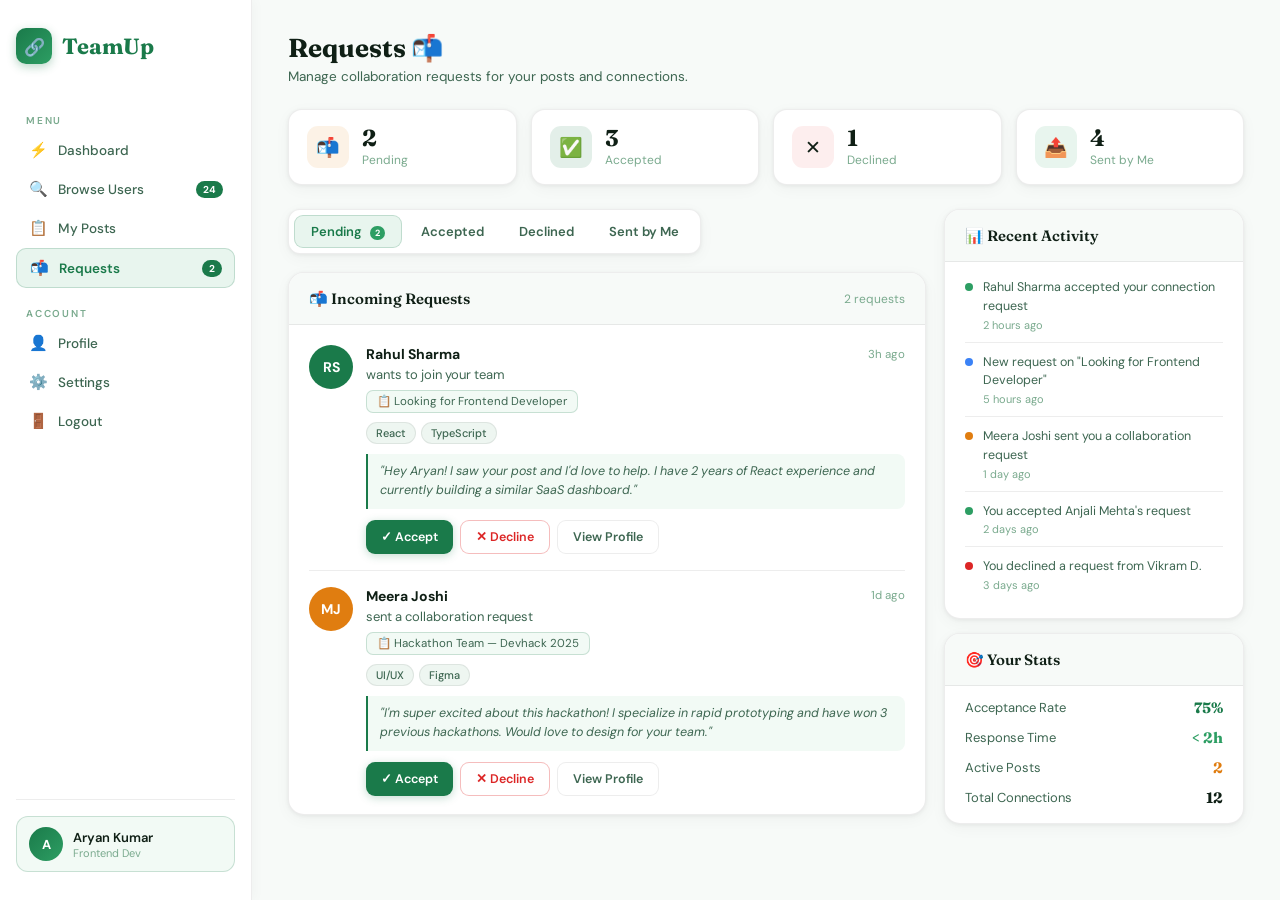
<file: templates/request.html>
<!DOCTYPE html>
<html lang="en">
<head>
    <title>Requests – TeamUp</title>
    <meta name="viewport" content="width=device-width, initial-scale=1.0">
    <link href="https://fonts.googleapis.com/css2?family=Fraunces:ital,wght@0,400;0,600;0,700;1,400&family=DM+Sans:wght@300;400;500;600&display=swap" rel="stylesheet">
    <style>
        :root {
            --green:#1a7a4a;
            --green-mid:#2d9e63;
            --green-light:#e8f5ee;
            --green-pale:#f2faf5;
            --green-glow:rgba(26,122,74,0.12);
            --green-border:rgba(26,122,74,0.2);
            --warn:#e07d10;
            --warn-bg:rgba(224,125,16,0.1);
            --danger:#dc2626;
            --danger-bg:rgba(220,38,38,0.08);
            --white:#ffffff;
            --bg:#f7faf8;
            --bg2:#eef6f1;
            --card:#ffffff;
            --border:rgba(0,0,0,0.07);
            --text:#0f1f15;
            --text2:#3d6651;
            --text3:#7aaa8e;
            --shadow:0 1px 4px rgba(0,0,0,0.06), 0 4px 16px rgba(0,0,0,0.04);
            --shadow-md:0 2px 8px rgba(0,0,0,0.08), 0 8px 32px rgba(0,0,0,0.06);
            --sidebar-w:252px;
        }
        * { margin:0; padding:0; box-sizing:border-box; }
        body { font-family:'DM Sans',sans-serif; background:var(--bg); color:var(--text); display:flex; min-height:100vh; }

        /* SIDEBAR */
        .sidebar { width:var(--sidebar-w); background:var(--white); border-right:1px solid var(--border); height:100vh; padding:28px 16px; display:flex; flex-direction:column; position:sticky; top:0; flex-shrink:0; box-shadow:2px 0 12px rgba(0,0,0,0.03); }
        .logo { font-family:'Fraunces',serif; font-size:22px; font-weight:700; color:var(--green); margin-bottom:32px; display:flex; align-items:center; gap:10px; }
        .logo-icon { width:36px; height:36px; background:linear-gradient(135deg,var(--green),var(--green-mid)); border-radius:10px; display:flex; align-items:center; justify-content:center; font-size:17px; color:#fff; box-shadow:0 3px 10px rgba(26,122,74,0.3); }
        .nav-label { font-size:10px; font-weight:600; letter-spacing:1.8px; text-transform:uppercase; color:var(--text3); padding:0 10px; margin-bottom:4px; margin-top:18px; }
        .nav a { display:flex; align-items:center; gap:10px; color:var(--text2); text-decoration:none; padding:9px 12px; border-radius:10px; margin-bottom:1px; font-size:13.5px; font-weight:500; transition:all 0.18s; }
        .nav a:hover { background:var(--green-light); color:var(--green); }
        .nav a.active { background:var(--green-light); color:var(--green); font-weight:600; border:1px solid var(--green-border); }
        .nav a .nav-icon { font-size:15px; width:20px; text-align:center; }
        .nav a .badge { margin-left:auto; background:var(--green); color:#fff; font-size:10px; font-weight:700; padding:2px 7px; border-radius:20px; }
        .sidebar-footer { margin-top:auto; padding-top:16px; border-top:1px solid var(--border); }
        .user-chip { display:flex; align-items:center; gap:10px; padding:10px 12px; border-radius:12px; background:var(--green-pale); border:1px solid var(--green-border); }
        .user-avatar-sm { width:34px; height:34px; border-radius:50%; background:linear-gradient(135deg,var(--green),var(--green-mid)); display:flex; align-items:center; justify-content:center; font-size:13px; font-weight:700; color:#fff; }
        .user-name { font-size:13px; font-weight:600; color:var(--text); }
        .user-role { font-size:11px; color:var(--text3); }

        /* MAIN */
        .main { flex:1; padding:32px 36px; overflow-y:auto; }
        .header { display:flex; align-items:center; justify-content:space-between; margin-bottom:24px; }
        .header-left h2 { font-family:'Fraunces',serif; font-size:26px; font-weight:700; color:var(--text); }
        .header-left p { font-size:13.5px; color:var(--text2); margin-top:4px; }

        /* STATS ROW */
        .stats-row { display:grid; grid-template-columns:repeat(4,1fr); gap:14px; margin-bottom:24px; }
        .stat-card { background:var(--card); border:1px solid var(--border); border-radius:14px; padding:16px 18px; display:flex; align-items:center; gap:13px; box-shadow:var(--shadow); }
        .stat-icon { width:42px; height:42px; border-radius:11px; display:flex; align-items:center; justify-content:center; font-size:19px; }
        .stat-icon.orange { background:var(--warn-bg); }
        .stat-icon.green { background:var(--green-glow); }
        .stat-icon.red { background:var(--danger-bg); }
        .stat-icon.blue { background:var(--green-light); }
        .stat-value { font-family:'Fraunces',serif; font-size:23px; font-weight:700; line-height:1; color:var(--text); }
        .stat-label { font-size:12px; color:var(--text3); margin-top:2px; }

        /* LAYOUT */
        .layout { display:grid; grid-template-columns:1fr 300px; gap:18px; }

        /* TABS */
        .tabs { display:flex; gap:3px; background:var(--card); border:1px solid var(--border); border-radius:12px; padding:5px; margin-bottom:18px; width:fit-content; box-shadow:var(--shadow); }
        .tab { padding:7px 16px; border-radius:9px; border:none; background:transparent; color:var(--text2); font-size:13px; font-weight:600; cursor:pointer; transition:0.18s; font-family:inherit; }
        .tab:hover { background:var(--green-pale); color:var(--green); }
        .tab.active { background:var(--green-light); color:var(--green); border:1px solid var(--green-border); }
        .tab .count { background:var(--green); color:#fff; font-size:9px; font-weight:700; padding:1px 5px; border-radius:10px; margin-left:5px; vertical-align:middle; }
        .tab.active .count { background:var(--green-mid); }

        /* CARD */
        .card { background:var(--card); border:1px solid var(--border); border-radius:16px; overflow:hidden; box-shadow:var(--shadow); }
        .card-header { display:flex; align-items:center; justify-content:space-between; padding:16px 20px; border-bottom:1px solid var(--border); background:var(--bg); }
        .card-header h3 { font-family:'Fraunces',serif; font-size:15px; font-weight:600; color:var(--text); }
        .card-body { padding:4px 20px 16px; }

        /* REQUEST ITEM */
        .req-item { display:flex; align-items:flex-start; gap:13px; padding:16px 0; border-bottom:1px solid var(--border); transition:all 0.3s; animation:fadeUp 0.4s ease both; }
        .req-item:last-child { border:none; padding-bottom:2px; }
        .req-avatar { width:44px; height:44px; border-radius:50%; font-size:14px; font-weight:700; color:#fff; display:flex; align-items:center; justify-content:center; flex-shrink:0; }
        .req-info { flex:1; min-width:0; }
        .req-top { display:flex; align-items:center; justify-content:space-between; margin-bottom:3px; }
        .req-name { font-size:14px; font-weight:700; color:var(--text); }
        .req-time { font-size:11.5px; color:var(--text3); }
        .req-action-text { font-size:13px; color:var(--text2); margin-bottom:6px; }
        .req-post { font-size:11.5px; color:var(--text2); background:var(--green-pale); border:1px solid var(--green-border); padding:3px 10px; border-radius:7px; display:inline-block; margin-bottom:9px; }
        .tag { display:inline-block; padding:3px 9px; border-radius:20px; font-size:11px; font-weight:500; background:var(--bg2); color:var(--text2); border:1px solid var(--border); }
        .tag.green { background:var(--green-light); color:var(--green); border-color:var(--green-border); }
        .tags { display:flex; gap:5px; flex-wrap:wrap; margin-bottom:10px; }
        .req-note { font-size:12.5px; color:var(--text2); background:var(--green-pale); border-left:2px solid var(--green); padding:8px 12px; border-radius:0 8px 8px 0; margin-bottom:11px; font-style:italic; line-height:1.55; }
        .req-actions { display:flex; gap:7px; }

        /* BUTTONS */
        .btn { display:inline-flex; align-items:center; gap:5px; background:var(--green); color:white; border:none; padding:8px 15px; border-radius:9px; cursor:pointer; font-weight:600; font-size:12.5px; font-family:inherit; transition:all 0.18s; box-shadow:0 2px 8px rgba(26,122,74,0.2); white-space:nowrap; }
        .btn:hover { background:#16693e; transform:translateY(-1px); }
        .btn-ghost { background:var(--white); box-shadow:none; border:1px solid var(--border); color:var(--text2); }
        .btn-ghost:hover { background:var(--green-pale); color:var(--green); transform:none; border-color:var(--green-border); }
        .btn-success { background:var(--green); box-shadow:0 2px 8px rgba(26,122,74,0.25); }
        .btn-success:hover { background:#16693e; }
        .btn-danger { background:var(--white); border:1px solid rgba(220,38,38,0.3); color:var(--danger); box-shadow:none; }
        .btn-danger:hover { background:var(--danger-bg); transform:none; box-shadow:none; }

        /* STATUS */
        .req-status { display:inline-flex; align-items:center; gap:4px; padding:3px 10px; border-radius:20px; font-size:11px; font-weight:600; }
        .req-status::before { content:''; width:6px; height:6px; border-radius:50%; background:currentColor; }
        .req-status.pending { background:var(--warn-bg); color:var(--warn); }
        .req-status.accepted { background:var(--green-light); color:var(--green); }
        .req-status.declined { background:var(--danger-bg); color:var(--danger); }

        /* SENT ITEMS */
        .sent-item { display:flex; align-items:center; gap:10px; padding:10px 0; border-bottom:1px solid var(--border); animation:fadeUp 0.35s ease both; }
        .sent-item:last-child { border:none; }
        .sent-avatar { width:34px; height:34px; border-radius:50%; font-size:12px; font-weight:700; color:#fff; display:flex; align-items:center; justify-content:center; flex-shrink:0; }
        .sent-info { flex:1; }
        .sent-name { font-size:13px; font-weight:600; color:var(--text); margin-bottom:2px; }
        .sent-sub { font-size:11.5px; color:var(--text3); }

        /* EMPTY */
        .empty-state { text-align:center; padding:48px 20px; color:var(--text3); }
        .empty-state .e-icon { font-size:38px; margin-bottom:10px; }
        .empty-state p { font-size:14px; }

        /* ACTIVITY */
        .activity-item { display:flex; gap:10px; padding:10px 0; border-bottom:1px solid var(--border); }
        .activity-item:last-child { border:none; }
        .act-dot { width:8px; height:8px; border-radius:50%; margin-top:5px; flex-shrink:0; }
        .act-dot.green { background:var(--green-mid); }
        .act-dot.blue { background:#3b82f6; }
        .act-dot.red { background:var(--danger); }
        .act-dot.orange { background:var(--warn); }
        .act-text { font-size:12.5px; color:var(--text2); line-height:1.5; }
        .act-time { font-size:11px; color:var(--text3); margin-top:2px; }

        /* TOAST */
        .toast-container { position:fixed; bottom:24px; right:24px; z-index:200; display:flex; flex-direction:column; gap:8px; }
        .toast { background:var(--white); border:1px solid var(--green-border); border-left:3px solid var(--green); border-radius:10px; padding:11px 16px; font-size:13px; font-weight:500; color:var(--text); animation:toastIn 0.3s ease; box-shadow:var(--shadow-md); }
        .toast.error { border-left-color:var(--danger); border-color:rgba(220,38,38,0.2); }
        @keyframes toastIn { from{transform:translateX(40px);opacity:0} to{transform:translateX(0);opacity:1} }
        @keyframes toastOut { to{transform:translateX(40px);opacity:0} }
        @keyframes fadeUp { from{opacity:0;transform:translateY(12px)} to{opacity:1;transform:translateY(0)} }
        ::-webkit-scrollbar { width:5px; }
        ::-webkit-scrollbar-thumb { background:var(--border); border-radius:10px; }
    </style>
</head>
<body>

<div class="sidebar">
    <div class="logo"><div class="logo-icon">🔗</div> TeamUp</div>
    <div class="nav-label">Menu</div>
    <div class="nav">
        <a href="/dashboard"><span class="nav-icon">⚡</span> Dashboard</a>
        <a href="/browse"><span class="nav-icon">🔍</span> Browse Users <span class="badge">24</span></a>
        <a href="/post"><span class="nav-icon">📋</span> My Posts</a>
        <a href="/request" class="active"><span class="nav-icon">📬</span> Requests <span class="badge">2</span></a>
    </div>
    <div class="nav-label">Account</div>
    <div class="nav">
        <a href="/profile"><span class="nav-icon">👤</span> Profile</a>
        <a href="/settings"><span class="nav-icon">⚙️</span> Settings</a>
        <a href="/logout"><span class="nav-icon">🚪</span> Logout</a>
    </div>
    <div class="sidebar-footer">
        <div class="user-chip">
            <div class="user-avatar-sm">A</div>
            <div><div class="user-name">Aryan Kumar</div><div class="user-role">Frontend Dev</div></div>
        </div>
    </div>
</div>

<div class="main">
    <div class="header">
        <div class="header-left">
            <h2>Requests 📬</h2>
            <p>Manage collaboration requests for your posts and connections.</p>
        </div>
    </div>

    <!-- STATS -->
    <div class="stats-row">
        <div class="stat-card"><div class="stat-icon orange">📬</div><div><div class="stat-value" id="pendingCount">2</div><div class="stat-label">Pending</div></div></div>
        <div class="stat-card"><div class="stat-icon green">✅</div><div><div class="stat-value" id="acceptedCount">3</div><div class="stat-label">Accepted</div></div></div>
        <div class="stat-card"><div class="stat-icon red">✕</div><div><div class="stat-value" id="declinedCount">1</div><div class="stat-label">Declined</div></div></div>
        <div class="stat-card"><div class="stat-icon blue">📤</div><div><div class="stat-value">4</div><div class="stat-label">Sent by Me</div></div></div>
    </div>

    <div class="layout">
        <!-- LEFT -->
        <div>
            <div class="tabs">
                <button class="tab active" onclick="setTab('pending',this)">Pending <span class="count" id="pendingBadge">2</span></button>
                <button class="tab" onclick="setTab('accepted',this)">Accepted</button>
                <button class="tab" onclick="setTab('declined',this)">Declined</button>
                <button class="tab" onclick="setTab('sent',this)">Sent by Me</button>
            </div>
            <div class="card">
                <div class="card-header">
                    <h3 id="cardTitle">📬 Incoming Requests</h3>
                    <span id="cardCount" style="font-size:12px;color:var(--text3);">2 requests</span>
                </div>
                <div class="card-body" id="requestsBody"></div>
            </div>
        </div>

        <!-- RIGHT -->
        <div style="display:flex;flex-direction:column;gap:14px;">
            <div class="card">
                <div class="card-header"><h3>📊 Recent Activity</h3></div>
                <div class="card-body" style="padding-top:6px;">
                    <div class="activity-item"><div class="act-dot green"></div><div><div class="act-text">Rahul Sharma accepted your connection request</div><div class="act-time">2 hours ago</div></div></div>
                    <div class="activity-item"><div class="act-dot blue"></div><div><div class="act-text">New request on "Looking for Frontend Developer"</div><div class="act-time">5 hours ago</div></div></div>
                    <div class="activity-item"><div class="act-dot orange"></div><div><div class="act-text">Meera Joshi sent you a collaboration request</div><div class="act-time">1 day ago</div></div></div>
                    <div class="activity-item"><div class="act-dot green"></div><div><div class="act-text">You accepted Anjali Mehta's request</div><div class="act-time">2 days ago</div></div></div>
                    <div class="activity-item"><div class="act-dot red"></div><div><div class="act-text">You declined a request from Vikram D.</div><div class="act-time">3 days ago</div></div></div>
                </div>
            </div>

            <div class="card">
                <div class="card-header"><h3>🎯 Your Stats</h3></div>
                <div class="card-body" style="padding-top:12px;">
                    <div style="display:flex;flex-direction:column;gap:11px;">
                        <div style="display:flex;align-items:center;justify-content:space-between;">
                            <span style="font-size:13px;color:var(--text2)">Acceptance Rate</span>
                            <span style="font-family:'Fraunces',serif;font-size:15px;font-weight:700;color:var(--green)">75%</span>
                        </div>
                        <div style="display:flex;align-items:center;justify-content:space-between;">
                            <span style="font-size:13px;color:var(--text2)">Response Time</span>
                            <span style="font-family:'Fraunces',serif;font-size:15px;font-weight:700;color:var(--green-mid)">&lt; 2h</span>
                        </div>
                        <div style="display:flex;align-items:center;justify-content:space-between;">
                            <span style="font-size:13px;color:var(--text2)">Active Posts</span>
                            <span style="font-family:'Fraunces',serif;font-size:15px;font-weight:700;color:var(--warn)">2</span>
                        </div>
                        <div style="display:flex;align-items:center;justify-content:space-between;">
                            <span style="font-size:13px;color:var(--text2)">Total Connections</span>
                            <span style="font-family:'Fraunces',serif;font-size:15px;font-weight:700;color:var(--text)">12</span>
                        </div>
                    </div>
                </div>
            </div>
        </div>
    </div>
</div>

<div class="toast-container" id="toastContainer"></div>

<script>
let requests = [
    { id:1, name:"Rahul Sharma", initials:"RS", color:"#1a7a4a", time:"3h ago", actionText:"wants to join your team", post:"Looking for Frontend Developer", skills:["React","TypeScript"], note:"Hey Aryan! I saw your post and I'd love to help. I have 2 years of React experience and currently building a similar SaaS dashboard.", status:"pending" },
    { id:2, name:"Meera Joshi", initials:"MJ", color:"#e07d10", time:"1d ago", actionText:"sent a collaboration request", post:"Hackathon Team — Devhack 2025", skills:["UI/UX","Figma"], note:"I'm super excited about this hackathon! I specialize in rapid prototyping and have won 3 previous hackathons. Would love to design for your team.", status:"pending" },
    { id:3, name:"Anjali Mehta", initials:"AM", color:"#2d9e63", time:"2d ago", actionText:"joined your team", post:"Looking for Frontend Developer", skills:["Python","Flask"], note:"Thanks for accepting! Can't wait to start building.", status:"accepted" },
    { id:4, name:"Priya Nair", initials:"PN", color:"#8b5cf6", time:"3d ago", actionText:"requested to collaborate", post:"Hackathon Team — Devhack 2025", skills:["Flutter","Firebase"], note:"I'd bring strong mobile skills to the team.", status:"accepted" },
    { id:5, name:"Dev Patel", initials:"DP", color:"#ec4899", time:"4d ago", actionText:"requested to join", post:"Open-source CLI Tool", skills:["Python","NLP"], note:"", status:"accepted" },
    { id:6, name:"Vikram D.", initials:"VD", color:"#94a3b8", time:"5d ago", actionText:"requested to join", post:"Looking for Frontend Developer", skills:["Angular","CSS"], note:"Looking for a frontend role in your project.", status:"declined" },
];

const sentRequests = [
    { id:1, name:"Rohan Verma", initials:"RV", color:"#f43f5e", post:"DevOps Help Needed", status:"pending", time:"1d ago" },
    { id:2, name:"Sneha Gupta", initials:"SG", color:"#8b5cf6", post:"AI Hackathon Team", status:"accepted", time:"2d ago" },
    { id:3, name:"Karan Singh", initials:"KS", color:"#e07d10", post:"Open-source Design", status:"pending", time:"3d ago" },
    { id:4, name:"Dev Patel", initials:"DP", color:"#ec4899", post:"ML Project", status:"declined", time:"5d ago" },
];

let currentTab = 'pending';

function setTab(tab, btn) {
    currentTab = tab;
    document.querySelectorAll('.tab').forEach(b => b.classList.remove('active'));
    btn.classList.add('active');
    renderRequests();
}

function updateCounts() {
    const pending = requests.filter(r => r.status === 'pending').length;
    const accepted = requests.filter(r => r.status === 'accepted').length;
    const declined = requests.filter(r => r.status === 'declined').length;
    document.getElementById('pendingCount').textContent = pending;
    document.getElementById('acceptedCount').textContent = accepted;
    document.getElementById('declinedCount').textContent = declined;
    const badge = document.getElementById('pendingBadge');
    badge.textContent = pending;
    badge.style.display = pending > 0 ? '' : 'none';
}

function renderRequests() {
    const body = document.getElementById('requestsBody');
    const titleEl = document.getElementById('cardTitle');
    const countEl = document.getElementById('cardCount');

    if (currentTab === 'sent') {
        titleEl.textContent = '📤 Sent Requests';
        countEl.textContent = `${sentRequests.length} requests`;
        body.innerHTML = sentRequests.map((r, i) => `
            <div class="sent-item" style="animation-delay:${i*0.07}s">
                <div class="sent-avatar" style="background:${r.color}">${r.initials}</div>
                <div class="sent-info">
                    <div class="sent-name">${r.name}</div>
                    <div class="sent-sub">📋 ${r.post} · ${r.time}</div>
                </div>
                <span class="req-status ${r.status}">${r.status.charAt(0).toUpperCase()+r.status.slice(1)}</span>
            </div>
        `).join('');
        return;
    }

    const filtered = requests.filter(r => r.status === currentTab);
    const tabTitles = { pending:'📬 Incoming Requests', accepted:'✅ Accepted Requests', declined:'Declined Requests' };
    titleEl.textContent = tabTitles[currentTab];
    countEl.textContent = `${filtered.length} request${filtered.length !== 1 ? 's' : ''}`;

    if (!filtered.length) {
        const msgs = { pending:'No pending requests right now.', accepted:'No accepted requests yet.', declined:'No declined requests.' };
        const icons = { pending:'📭', accepted:'🤝', declined:'🙅' };
        body.innerHTML = `<div class="empty-state"><div class="e-icon">${icons[currentTab]}</div><p>${msgs[currentTab]}</p></div>`;
        return;
    }

    body.innerHTML = filtered.map((r, i) => `
        <div class="req-item" id="ri-${r.id}" style="animation-delay:${i*0.08}s">
            <div class="req-avatar" style="background:${r.color}">${r.initials}</div>
            <div class="req-info">
                <div class="req-top">
                    <div class="req-name">${r.name}</div>
                    <div class="req-time">${r.time}</div>
                </div>
                <div class="req-action-text">${r.actionText}</div>
                <div class="req-post">📋 ${r.post}</div>
                <div class="tags">${r.skills.map(s => `<span class="tag">${s}</span>`).join('')}</div>
                ${r.note ? `<div class="req-note">"${r.note}"</div>` : ''}
                ${currentTab === 'pending' ? `
                <div class="req-actions">
                    <button class="btn btn-success" onclick="handleReq(${r.id},'accepted')">✓ Accept</button>
                    <button class="btn btn-danger" onclick="handleReq(${r.id},'declined')">✕ Decline</button>
                    <button class="btn btn-ghost" onclick="showToast('👤 Opening ${r.name}\'s profile…')">View Profile</button>
                </div>` : `
                <div style="display:flex;align-items:center;gap:8px;">
                    <span class="req-status ${r.status}">${r.status === 'accepted' ? 'Accepted' : 'Declined'}</span>
                    ${r.status === 'accepted' ? `<button class="btn btn-ghost" style="font-size:11.5px;padding:5px 12px;">💬 Message</button>` : ''}
                </div>`}
            </div>
        </div>
    `).join('');
}

function handleReq(id, action) {
    const el = document.getElementById(`ri-${id}`);
    if (el) {
        el.style.opacity = '0';
        el.style.transform = 'translateX(20px)';
        el.style.transition = 'all 0.3s';
        setTimeout(() => {
            const req = requests.find(r => r.id === id);
            if (req) req.status = action;
            updateCounts();
            renderRequests();
            showToast(
                action === 'accepted' ? '✅ Request accepted! You\'re now connected.' : '✕ Request declined.',
                action === 'accepted' ? 'success' : 'error'
            );
        }, 300);
    }
}

function showToast(msg, type = 'success') {
    const c = document.getElementById('toastContainer');
    const t = document.createElement('div');
    t.className = `toast ${type}`;
    t.textContent = msg;
    c.appendChild(t);
    setTimeout(() => { t.style.animation = 'toastOut 0.3s ease forwards'; setTimeout(() => t.remove(), 300); }, 3000);
}

updateCounts();
renderRequests();
</script>
</body>
</html>
</file>
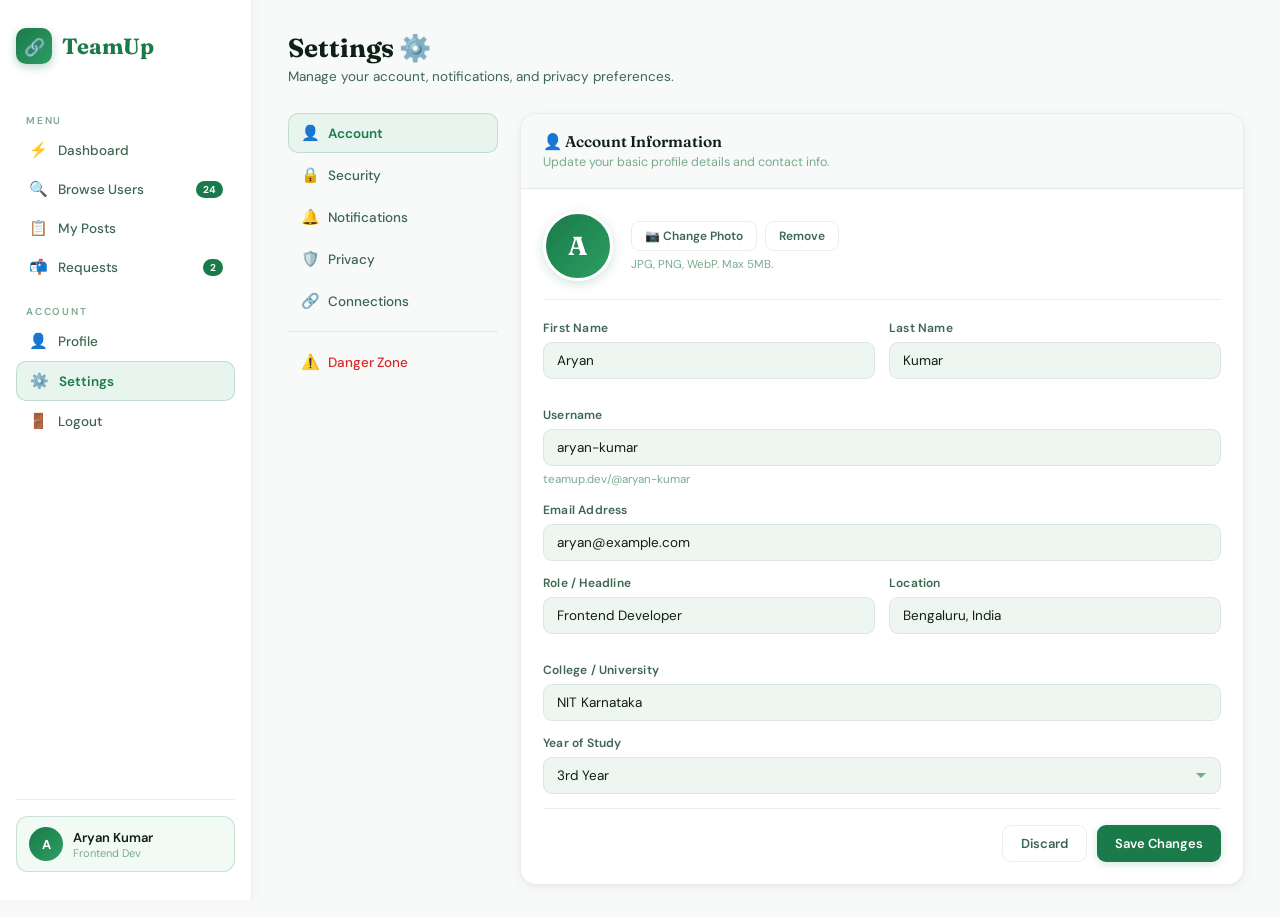
<file: templates/settings.html>
<!DOCTYPE html>
<html lang="en">
<head>
    <title>Settings – TeamUp</title>
    <meta name="viewport" content="width=device-width, initial-scale=1.0">
    <link href="https://fonts.googleapis.com/css2?family=Fraunces:ital,wght@0,400;0,600;0,700;1,400&family=DM+Sans:wght@300;400;500;600&display=swap" rel="stylesheet">
    <style>
        :root {
            --green:#1a7a4a;
            --green-mid:#2d9e63;
            --green-light:#e8f5ee;
            --green-pale:#f2faf5;
            --green-glow:rgba(26,122,74,0.12);
            --green-border:rgba(26,122,74,0.2);
            --warn:#e07d10;
            --warn-bg:rgba(224,125,16,0.1);
            --danger:#dc2626;
            --danger-bg:rgba(220,38,38,0.08);
            --danger-border:rgba(220,38,38,0.2);
            --white:#ffffff;
            --bg:#f7faf8;
            --bg2:#eef6f1;
            --card:#ffffff;
            --border:rgba(0,0,0,0.07);
            --text:#0f1f15;
            --text2:#3d6651;
            --text3:#7aaa8e;
            --shadow:0 1px 4px rgba(0,0,0,0.06), 0 4px 16px rgba(0,0,0,0.04);
            --shadow-md:0 2px 8px rgba(0,0,0,0.08), 0 8px 32px rgba(0,0,0,0.06);
            --sidebar-w:252px;
        }
        * { margin:0; padding:0; box-sizing:border-box; }
        body { font-family:'DM Sans',sans-serif; background:var(--bg); color:var(--text); display:flex; min-height:100vh; }

        /* SIDEBAR */
        .sidebar { width:var(--sidebar-w); background:var(--white); border-right:1px solid var(--border); height:100vh; padding:28px 16px; display:flex; flex-direction:column; position:sticky; top:0; flex-shrink:0; box-shadow:2px 0 12px rgba(0,0,0,0.03); }
        .logo { font-family:'Fraunces',serif; font-size:22px; font-weight:700; color:var(--green); margin-bottom:32px; display:flex; align-items:center; gap:10px; }
        .logo-icon { width:36px; height:36px; background:linear-gradient(135deg,var(--green),var(--green-mid)); border-radius:10px; display:flex; align-items:center; justify-content:center; font-size:17px; color:#fff; box-shadow:0 3px 10px rgba(26,122,74,0.3); }
        .nav-label { font-size:10px; font-weight:600; letter-spacing:1.8px; text-transform:uppercase; color:var(--text3); padding:0 10px; margin-bottom:4px; margin-top:18px; }
        .nav a { display:flex; align-items:center; gap:10px; color:var(--text2); text-decoration:none; padding:9px 12px; border-radius:10px; margin-bottom:1px; font-size:13.5px; font-weight:500; transition:all 0.18s; }
        .nav a:hover { background:var(--green-light); color:var(--green); }
        .nav a.active { background:var(--green-light); color:var(--green); font-weight:600; border:1px solid var(--green-border); }
        .nav a .nav-icon { font-size:15px; width:20px; text-align:center; }
        .nav a .badge { margin-left:auto; background:var(--green); color:#fff; font-size:10px; font-weight:700; padding:2px 7px; border-radius:20px; }
        .sidebar-footer { margin-top:auto; padding-top:16px; border-top:1px solid var(--border); }
        .user-chip { display:flex; align-items:center; gap:10px; padding:10px 12px; border-radius:12px; background:var(--green-pale); border:1px solid var(--green-border); }
        .user-avatar-sm { width:34px; height:34px; border-radius:50%; background:linear-gradient(135deg,var(--green),var(--green-mid)); display:flex; align-items:center; justify-content:center; font-size:13px; font-weight:700; color:#fff; }
        .user-name { font-size:13px; font-weight:600; color:var(--text); }
        .user-role { font-size:11px; color:var(--text3); }

        /* MAIN */
        .main { flex:1; padding:32px 36px; overflow-y:auto; }
        .header { margin-bottom:28px; }
        .header h2 { font-family:'Fraunces',serif; font-size:26px; font-weight:700; color:var(--text); }
        .header p { font-size:13.5px; color:var(--text2); margin-top:4px; }

        /* LAYOUT */
        .settings-layout { display:grid; grid-template-columns:210px 1fr; gap:22px; }

        /* SETTINGS NAV */
        .settings-nav { display:flex; flex-direction:column; gap:2px; position:sticky; top:32px; }
        .snav-item { display:flex; align-items:center; gap:9px; padding:9px 12px; border-radius:10px; font-size:13.5px; font-weight:500; color:var(--text2); cursor:pointer; transition:0.18s; border:1px solid transparent; }
        .snav-item:hover { background:var(--green-light); color:var(--green); }
        .snav-item.active { background:var(--green-light); color:var(--green); font-weight:600; border-color:var(--green-border); }
        .snav-item.danger-nav { color:var(--danger); }
        .snav-item.danger-nav:hover { background:var(--danger-bg); }
        .snav-item.danger-nav.active { background:var(--danger-bg); border-color:var(--danger-border); }
        .snav-icon { font-size:15px; width:18px; text-align:center; }
        .snav-divider { height:1px; background:var(--border); margin:8px 0; }

        /* SECTION CARDS */
        .settings-section { display:none; flex-direction:column; gap:18px; }
        .settings-section.active { display:flex; }
        .scard { background:var(--card); border:1px solid var(--border); border-radius:16px; overflow:hidden; box-shadow:var(--shadow); animation:fadeUp 0.35s ease both; }
        .scard:nth-child(1){animation-delay:0.04s} .scard:nth-child(2){animation-delay:0.08s} .scard:nth-child(3){animation-delay:0.12s}
        .scard-header { padding:18px 22px; border-bottom:1px solid var(--border); background:var(--bg); }
        .scard-header h3 { font-family:'Fraunces',serif; font-size:15.5px; font-weight:600; color:var(--text); display:flex; align-items:center; gap:8px; margin-bottom:3px; }
        .scard-header p { font-size:12.5px; color:var(--text3); }
        .scard-body { padding:22px; }

        /* FORM */
        .form-row { display:grid; grid-template-columns:1fr 1fr; gap:14px; margin-bottom:14px; }
        .form-group { margin-bottom:14px; }
        .form-group:last-child { margin-bottom:0; }
        .form-label { font-size:12px; font-weight:600; color:var(--text2); margin-bottom:6px; display:block; letter-spacing:0.2px; }
        .form-input { width:100%; padding:9px 13px; background:var(--bg2); border:1px solid var(--border); border-radius:9px; color:var(--text); font-size:13.5px; font-family:inherit; transition:0.2s; outline:none; }
        .form-input:focus { border-color:var(--green-border); box-shadow:0 0 0 3px var(--green-glow); background:#fff; }
        .form-input::placeholder { color:var(--text3); }
        .form-select { appearance:none; background-image:url("data:image/svg+xml,%3Csvg xmlns='http://www.w3.org/2000/svg' width='12' height='8' viewBox='0 0 12 8'%3E%3Cpath fill='%237aaa8e' d='M1 1l5 5 5-5'/%3E%3C/svg%3E"); background-repeat:no-repeat; background-position:right 13px center; padding-right:34px; cursor:pointer; }
        .form-hint { font-size:11.5px; color:var(--text3); margin-top:5px; line-height:1.5; }
        .save-row { display:flex; justify-content:flex-end; gap:10px; padding-top:16px; border-top:1px solid var(--border); margin-top:6px; }

        /* TOGGLE ROW */
        .toggle-row { display:flex; align-items:center; justify-content:space-between; padding:13px 0; border-bottom:1px solid var(--border); }
        .toggle-row:last-child { border:none; padding-bottom:0; }
        .toggle-info { flex:1; padding-right:20px; }
        .toggle-label { font-size:13.5px; font-weight:600; color:var(--text); margin-bottom:2px; }
        .toggle-desc { font-size:12px; color:var(--text3); line-height:1.5; }
        .toggle-switch { position:relative; width:42px; height:23px; flex-shrink:0; }
        .toggle-switch input { opacity:0; width:0; height:0; }
        .slider { position:absolute; inset:0; background:var(--bg2); border:1px solid var(--border); border-radius:24px; cursor:pointer; transition:0.3s; }
        .slider:before { content:''; position:absolute; width:17px; height:17px; border-radius:50%; background:var(--text3); top:2px; left:2px; transition:0.3s; }
        input:checked + .slider { background:var(--green-light); border-color:var(--green-border); }
        input:checked + .slider:before { transform:translateX(19px); background:var(--green); }

        /* AVATAR */
        .avatar-editor { display:flex; align-items:center; gap:18px; margin-bottom:20px; padding-bottom:18px; border-bottom:1px solid var(--border); }
        .avatar-lg { width:70px; height:70px; border-radius:50%; background:linear-gradient(135deg,var(--green),var(--green-mid)); display:flex; align-items:center; justify-content:center; font-family:'Fraunces',serif; font-size:26px; font-weight:700; color:#fff; flex-shrink:0; border:3px solid #fff; box-shadow:0 3px 12px rgba(26,122,74,0.2); }
        .avatar-hint { font-size:11.5px; color:var(--text3); margin-top:3px; }

        /* PASSWORD */
        .pw-strength { height:3px; border-radius:4px; margin-top:7px; transition:0.3s; }
        .pw-strength.weak { background:#dc2626; width:28%; }
        .pw-strength.medium { background:var(--warn); width:62%; }
        .pw-strength.strong { background:var(--green-mid); width:100%; }

        /* SESSIONS */
        .session-row { display:flex; align-items:center; justify-content:space-between; padding:11px 0; border-bottom:1px solid var(--border); }
        .session-row:last-child { border:none; }
        .session-name { font-size:13.5px; font-weight:600; color:var(--text); display:flex; align-items:center; gap:8px; margin-bottom:2px; }
        .session-meta { font-size:12px; color:var(--text3); }
        .current-badge { background:var(--green-light); color:var(--green); font-size:10px; padding:2px 8px; border-radius:10px; font-weight:700; border:1px solid var(--green-border); }

        /* CONNECTED ACCOUNTS */
        .connected-row { display:flex; align-items:center; gap:12px; padding:11px 0; border-bottom:1px solid var(--border); }
        .connected-row:last-child { border:none; }
        .service-icon { width:36px; height:36px; border-radius:10px; display:flex; align-items:center; justify-content:center; font-size:17px; background:var(--bg2); border:1px solid var(--border); flex-shrink:0; }
        .service-name { font-size:13.5px; font-weight:600; color:var(--text); margin-bottom:2px; }
        .service-status { font-size:11.5px; }
        .service-status.connected { color:var(--green-mid); font-weight:600; }
        .service-status.disconnected { color:var(--text3); }
        .service-desc { font-size:11.5px; color:var(--text3); margin-top:1px; }

        /* DANGER ZONE */
        .danger-row { display:flex; align-items:center; justify-content:space-between; padding:14px 0; border-bottom:1px solid rgba(220,38,38,0.1); gap:20px; }
        .danger-row:last-child { border:none; padding-bottom:0; }
        .danger-title { font-size:13.5px; font-weight:600; color:var(--text); margin-bottom:2px; }
        .danger-desc { font-size:12px; color:var(--text3); line-height:1.5; }

        /* BUTTONS */
        .btn { display:inline-flex; align-items:center; gap:6px; background:var(--green); color:white; border:none; padding:9px 18px; border-radius:9px; cursor:pointer; font-weight:600; font-size:13px; font-family:inherit; transition:all 0.18s; box-shadow:0 2px 8px rgba(26,122,74,0.2); white-space:nowrap; }
        .btn:hover { background:#16693e; transform:translateY(-1px); }
        .btn-ghost { background:var(--white); box-shadow:none; border:1px solid var(--border); color:var(--text2); }
        .btn-ghost:hover { background:var(--green-pale); color:var(--green); transform:none; box-shadow:none; border-color:var(--green-border); }
        .btn-sm { padding:6px 13px; font-size:12px; }
        .btn-danger { background:var(--danger); box-shadow:0 2px 8px rgba(220,38,38,0.2); }
        .btn-danger:hover { background:#b91c1c; box-shadow:0 4px 14px rgba(220,38,38,0.3); }
        .btn-danger-outline { background:var(--white); border:1px solid var(--danger-border); color:var(--danger); box-shadow:none; }
        .btn-danger-outline:hover { background:var(--danger-bg); transform:none; box-shadow:none; }

        /* MODAL */
        .modal-overlay { position:fixed; inset:0; background:rgba(15,31,21,0.35); backdrop-filter:blur(6px); z-index:100; display:flex; align-items:center; justify-content:center; opacity:0; pointer-events:none; transition:0.2s; }
        .modal-overlay.open { opacity:1; pointer-events:all; }
        .modal { background:var(--white); border:1px solid var(--border); border-radius:20px; padding:28px; width:400px; max-width:95vw; transform:scale(0.96) translateY(10px); transition:0.2s; text-align:center; box-shadow:var(--shadow-md); }
        .modal-overlay.open .modal { transform:scale(1) translateY(0); }
        .modal-icon { font-size:42px; margin-bottom:12px; }
        .modal-title { font-family:'Fraunces',serif; font-size:20px; font-weight:700; color:var(--text); margin-bottom:8px; }
        .modal-desc { font-size:13.5px; color:var(--text2); line-height:1.65; margin-bottom:22px; }
        .modal-actions { display:flex; gap:10px; justify-content:center; }
        .modal-actions .btn { flex:1; justify-content:center; }

        /* TOAST */
        .toast-container { position:fixed; bottom:24px; right:24px; z-index:200; display:flex; flex-direction:column; gap:8px; }
        .toast { background:var(--white); border:1px solid var(--green-border); border-left:3px solid var(--green); border-radius:10px; padding:11px 16px; font-size:13px; font-weight:500; color:var(--text); animation:toastIn 0.3s ease; box-shadow:var(--shadow-md); }
        .toast.error { border-left-color:var(--danger); border-color:rgba(220,38,38,0.2); }

        @keyframes toastIn { from{transform:translateX(40px);opacity:0} to{transform:translateX(0);opacity:1} }
        @keyframes toastOut { to{transform:translateX(40px);opacity:0} }
        @keyframes fadeUp { from{opacity:0;transform:translateY(14px)} to{opacity:1;transform:translateY(0)} }
        ::-webkit-scrollbar { width:5px; }
        ::-webkit-scrollbar-thumb { background:var(--border); border-radius:10px; }
    </style>
</head>
<body>

<div class="sidebar">
    <div class="logo"><div class="logo-icon">🔗</div> TeamUp</div>
    <div class="nav-label">Menu</div>
    <div class="nav">
        <a href="/dashboard"><span class="nav-icon">⚡</span> Dashboard</a>
        <a href="/browse"><span class="nav-icon">🔍</span> Browse Users <span class="badge">24</span></a>
        <a href="/post"><span class="nav-icon">📋</span> My Posts</a>
        <a href="/request"><span class="nav-icon">📬</span> Requests <span class="badge">2</span></a>
    </div>
    <div class="nav-label">Account</div>
    <div class="nav">
        <a href="/profile"><span class="nav-icon">👤</span> Profile</a>
        <a href="/settings" class="active"><span class="nav-icon">⚙️</span> Settings</a>
        <a href="/logout"><span class="nav-icon">🚪</span> Logout</a>
    </div>
    <div class="sidebar-footer">
        <div class="user-chip">
            <div class="user-avatar-sm">A</div>
            <div><div class="user-name">Aryan Kumar</div><div class="user-role">Frontend Dev</div></div>
        </div>
    </div>
</div>

<div class="main">
    <div class="header">
        <h2>Settings ⚙️</h2>
        <p>Manage your account, notifications, and privacy preferences.</p>
    </div>

    <div class="settings-layout">
        <!-- SETTINGS NAV -->
        <div class="settings-nav">
            <div class="snav-item active" onclick="switchSection('account',this)"><span class="snav-icon">👤</span> Account</div>
            <div class="snav-item" onclick="switchSection('security',this)"><span class="snav-icon">🔒</span> Security</div>
            <div class="snav-item" onclick="switchSection('notifications',this)"><span class="snav-icon">🔔</span> Notifications</div>
            <div class="snav-item" onclick="switchSection('privacy',this)"><span class="snav-icon">🛡️</span> Privacy</div>
            <div class="snav-item" onclick="switchSection('connections',this)"><span class="snav-icon">🔗</span> Connections</div>
            <div class="snav-divider"></div>
            <div class="snav-item danger-nav" onclick="switchSection('danger',this)"><span class="snav-icon">⚠️</span> Danger Zone</div>
        </div>

        <!-- CONTENT -->
        <div>

            <!-- ACCOUNT -->
            <div class="settings-section active" id="section-account">
                <div class="scard">
                    <div class="scard-header">
                        <h3>👤 Account Information</h3>
                        <p>Update your basic profile details and contact info.</p>
                    </div>
                    <div class="scard-body">
                        <div class="avatar-editor">
                            <div class="avatar-lg">A</div>
                            <div>
                                <div style="display:flex;gap:8px;margin-bottom:6px;">
                                    <button class="btn btn-ghost btn-sm" onclick="showToast('📤 Upload feature connected to backend')">📷 Change Photo</button>
                                    <button class="btn btn-ghost btn-sm" onclick="showToast('🗑️ Photo removed','error')">Remove</button>
                                </div>
                                <div class="avatar-hint">JPG, PNG, WebP. Max 5MB.</div>
                            </div>
                        </div>
                        <div class="form-row">
                            <div class="form-group"><label class="form-label">First Name</label><input class="form-input" type="text" value="Aryan"></div>
                            <div class="form-group"><label class="form-label">Last Name</label><input class="form-input" type="text" value="Kumar"></div>
                        </div>
                        <div class="form-group">
                            <label class="form-label">Username</label>
                            <input class="form-input" type="text" value="aryan-kumar">
                            <div class="form-hint">teamup.dev/@aryan-kumar</div>
                        </div>
                        <div class="form-group"><label class="form-label">Email Address</label><input class="form-input" type="email" value="aryan@example.com"></div>
                        <div class="form-row">
                            <div class="form-group"><label class="form-label">Role / Headline</label><input class="form-input" type="text" value="Frontend Developer"></div>
                            <div class="form-group"><label class="form-label">Location</label><input class="form-input" type="text" value="Bengaluru, India"></div>
                        </div>
                        <div class="form-group"><label class="form-label">College / University</label><input class="form-input" type="text" value="NIT Karnataka"></div>
                        <div class="form-group">
                            <label class="form-label">Year of Study</label>
                            <select class="form-input form-select">
                                <option>1st Year</option><option>2nd Year</option>
                                <option selected>3rd Year</option><option>4th Year</option>
                                <option>Graduated</option><option>Working Professional</option>
                            </select>
                        </div>
                        <div class="save-row">
                            <button class="btn btn-ghost" onclick="showToast('Changes discarded.','error')">Discard</button>
                            <button class="btn" onclick="showToast('✅ Account updated!')">Save Changes</button>
                        </div>
                    </div>
                </div>
            </div>

            <!-- SECURITY -->
            <div class="settings-section" id="section-security">
                <div class="scard">
                    <div class="scard-header">
                        <h3>🔒 Change Password</h3>
                        <p>Keep your account secure with a strong password.</p>
                    </div>
                    <div class="scard-body">
                        <div class="form-group"><label class="form-label">Current Password</label><input class="form-input" type="password" placeholder="Enter current password"></div>
                        <div class="form-group">
                            <label class="form-label">New Password</label>
                            <input class="form-input" type="password" placeholder="Minimum 8 characters" id="newPw" oninput="checkPwStrength()">
                            <div class="pw-strength" id="pwBar" style="display:none;"></div>
                            <div class="form-hint" id="pwHint" style="display:none;"></div>
                        </div>
                        <div class="form-group"><label class="form-label">Confirm New Password</label><input class="form-input" type="password" placeholder="Repeat new password"></div>
                        <div class="save-row">
                            <button class="btn" onclick="showToast('🔒 Password updated successfully!')">Update Password</button>
                        </div>
                    </div>
                </div>
                <div class="scard">
                    <div class="scard-header">
                        <h3>🛡️ Two-Factor Authentication</h3>
                        <p>Add an extra layer of security to your account.</p>
                    </div>
                    <div class="scard-body">
                        <div class="toggle-row">
                            <div class="toggle-info"><div class="toggle-label">Enable 2FA</div><div class="toggle-desc">Require OTP on each login via email or authenticator app.</div></div>
                            <label class="toggle-switch"><input type="checkbox" onchange="showToast('🛡️ 2FA setting saved!')"><span class="slider"></span></label>
                        </div>
                        <div class="toggle-row">
                            <div class="toggle-info"><div class="toggle-label">Login Alerts</div><div class="toggle-desc">Get notified by email when a new device logs in.</div></div>
                            <label class="toggle-switch"><input type="checkbox" checked onchange="showToast('🔔 Login alerts updated!')"><span class="slider"></span></label>
                        </div>
                    </div>
                </div>
                <div class="scard">
                    <div class="scard-header">
                        <h3>📱 Active Sessions</h3>
                        <p>Devices currently logged in to your account.</p>
                    </div>
                    <div class="scard-body">
                        <div class="session-row">
                            <div><div class="session-name">💻 Chrome on macOS <span class="current-badge">Current</span></div><div class="session-meta">Bengaluru, IN</div></div>
                        </div>
                        <div class="session-row">
                            <div><div class="session-name">📱 Safari on iPhone</div><div class="session-meta">2 days ago · Bengaluru, IN</div></div>
                            <button class="btn btn-danger-outline btn-sm" onclick="showToast('Session revoked.','error')">Revoke</button>
                        </div>
                        <div class="session-row">
                            <div><div class="session-name">💻 Firefox on Windows</div><div class="session-meta">5 days ago · Delhi, IN</div></div>
                            <button class="btn btn-danger-outline btn-sm" onclick="showToast('Session revoked.','error')">Revoke</button>
                        </div>
                        <div style="padding-top:14px;">
                            <button class="btn btn-danger-outline btn-sm" onclick="showToast('⚠️ All other sessions terminated.','error')">Revoke All Other Sessions</button>
                        </div>
                    </div>
                </div>
            </div>

            <!-- NOTIFICATIONS -->
            <div class="settings-section" id="section-notifications">
                <div class="scard">
                    <div class="scard-header">
                        <h3>📧 Email Notifications</h3>
                        <p>Choose what emails you'd like to receive from TeamUp.</p>
                    </div>
                    <div class="scard-body">
                        <div class="toggle-row"><div class="toggle-info"><div class="toggle-label">New team request</div><div class="toggle-desc">When someone requests to join your post</div></div><label class="toggle-switch"><input type="checkbox" checked onchange="showToast('🔔 Saved!')"><span class="slider"></span></label></div>
                        <div class="toggle-row"><div class="toggle-info"><div class="toggle-label">Request accepted</div><div class="toggle-desc">When someone accepts your connection request</div></div><label class="toggle-switch"><input type="checkbox" checked onchange="showToast('🔔 Saved!')"><span class="slider"></span></label></div>
                        <div class="toggle-row"><div class="toggle-info"><div class="toggle-label">New message</div><div class="toggle-desc">When you receive a new direct message</div></div><label class="toggle-switch"><input type="checkbox" checked onchange="showToast('🔔 Saved!')"><span class="slider"></span></label></div>
                        <div class="toggle-row"><div class="toggle-info"><div class="toggle-label">Post activity</div><div class="toggle-desc">Weekly summary of your post views and requests</div></div><label class="toggle-switch"><input type="checkbox" onchange="showToast('🔔 Saved!')"><span class="slider"></span></label></div>
                        <div class="toggle-row"><div class="toggle-info"><div class="toggle-label">Platform updates</div><div class="toggle-desc">News, tips, and feature announcements</div></div><label class="toggle-switch"><input type="checkbox" onchange="showToast('🔔 Saved!')"><span class="slider"></span></label></div>
                    </div>
                </div>
                <div class="scard">
                    <div class="scard-header">
                        <h3>🔔 In-App Notifications</h3>
                        <p>Real-time alerts within the TeamUp dashboard.</p>
                    </div>
                    <div class="scard-body">
                        <div class="toggle-row"><div class="toggle-info"><div class="toggle-label">Team requests</div><div class="toggle-desc">Instant alert when someone applies to your post</div></div><label class="toggle-switch"><input type="checkbox" checked onchange="showToast('🔔 Saved!')"><span class="slider"></span></label></div>
                        <div class="toggle-row"><div class="toggle-info"><div class="toggle-label">Connection accepted</div><div class="toggle-desc">When a connection is confirmed</div></div><label class="toggle-switch"><input type="checkbox" checked onchange="showToast('🔔 Saved!')"><span class="slider"></span></label></div>
                        <div class="toggle-row"><div class="toggle-info"><div class="toggle-label">Profile views</div><div class="toggle-desc">Notify when someone views your profile</div></div><label class="toggle-switch"><input type="checkbox" onchange="showToast('🔔 Saved!')"><span class="slider"></span></label></div>
                        <div class="toggle-row"><div class="toggle-info"><div class="toggle-label">Suggested teammates</div><div class="toggle-desc">Weekly smart teammate suggestions</div></div><label class="toggle-switch"><input type="checkbox" checked onchange="showToast('🔔 Saved!')"><span class="slider"></span></label></div>
                    </div>
                </div>
            </div>

            <!-- PRIVACY -->
            <div class="settings-section" id="section-privacy">
                <div class="scard">
                    <div class="scard-header">
                        <h3>🛡️ Profile Visibility</h3>
                        <p>Control who can see your profile and information.</p>
                    </div>
                    <div class="scard-body">
                        <div class="form-group">
                            <label class="form-label">Profile Visibility</label>
                            <select class="form-input form-select"><option selected>Public – Anyone on TeamUp</option><option>Connections Only</option><option>Private – Hidden from browse</option></select>
                            <div class="form-hint">Who can discover and view your profile.</div>
                        </div>
                        <div class="form-group">
                            <label class="form-label">Who can send you requests?</label>
                            <select class="form-input form-select"><option selected>Everyone</option><option>Only users with matching skills</option><option>Nobody – Pause requests</option></select>
                        </div>
                        <div class="toggle-row"><div class="toggle-info"><div class="toggle-label">Show email on profile</div><div class="toggle-desc">Let others see your email address</div></div><label class="toggle-switch"><input type="checkbox" onchange="showToast('🛡️ Saved!')"><span class="slider"></span></label></div>
                        <div class="toggle-row"><div class="toggle-info"><div class="toggle-label">Show college / university</div><div class="toggle-desc">Display your institution on your profile</div></div><label class="toggle-switch"><input type="checkbox" checked onchange="showToast('🛡️ Saved!')"><span class="slider"></span></label></div>
                        <div class="toggle-row"><div class="toggle-info"><div class="toggle-label">Show profile in search</div><div class="toggle-desc">Appear in Browse Users results</div></div><label class="toggle-switch"><input type="checkbox" checked onchange="showToast('🛡️ Saved!')"><span class="slider"></span></label></div>
                        <div class="toggle-row"><div class="toggle-info"><div class="toggle-label">Show last active status</div><div class="toggle-desc">Let others see when you were last online</div></div><label class="toggle-switch"><input type="checkbox" onchange="showToast('🛡️ Saved!')"><span class="slider"></span></label></div>
                        <div class="save-row">
                            <button class="btn" onclick="showToast('🛡️ Privacy settings saved!')">Save Privacy Settings</button>
                        </div>
                    </div>
                </div>
                <div class="scard">
                    <div class="scard-header">
                        <h3>📊 Data & Analytics</h3>
                        <p>Control how your data is used on TeamUp.</p>
                    </div>
                    <div class="scard-body">
                        <div class="toggle-row"><div class="toggle-info"><div class="toggle-label">Analytics data</div><div class="toggle-desc">Allow TeamUp to use anonymized usage data to improve recommendations</div></div><label class="toggle-switch"><input type="checkbox" checked onchange="showToast('✅ Saved!')"><span class="slider"></span></label></div>
                        <div class="toggle-row"><div class="toggle-info"><div class="toggle-label">Personalized suggestions</div><div class="toggle-desc">Use your activity to suggest better teammates and posts</div></div><label class="toggle-switch"><input type="checkbox" checked onchange="showToast('✅ Saved!')"><span class="slider"></span></label></div>
                        <div style="margin-top:14px;">
                            <button class="btn btn-ghost" onclick="showToast('📦 Data export requested. Check your email.')">📤 Export My Data</button>
                        </div>
                    </div>
                </div>
            </div>

            <!-- CONNECTIONS -->
            <div class="settings-section" id="section-connections">
                <div class="scard">
                    <div class="scard-header">
                        <h3>🔗 Connected Accounts</h3>
                        <p>Link external accounts to enrich your profile.</p>
                    </div>
                    <div class="scard-body">
                        <div class="connected-row">
                            <div class="service-icon">💻</div>
                            <div style="flex:1"><div class="service-name">GitHub</div><div class="service-status connected">✓ Connected</div><div class="service-desc">Showcase your repos and contributions</div></div>
                            <button class="btn btn-ghost btn-sm" onclick="showToast('🔌 GitHub disconnected.','error')">Disconnect</button>
                        </div>
                        <div class="connected-row">
                            <div class="service-icon">💼</div>
                            <div style="flex:1"><div class="service-name">LinkedIn</div><div class="service-status disconnected">Not connected</div><div class="service-desc">Sync your professional experience and skills</div></div>
                            <button class="btn btn-sm" onclick="showToast('🔗 Redirecting to LinkedIn…')">Connect</button>
                        </div>
                        <div class="connected-row">
                            <div class="service-icon">🐦</div>
                            <div style="flex:1"><div class="service-name">Twitter / X</div><div class="service-status disconnected">Not connected</div><div class="service-desc">Share your TeamUp activity with followers</div></div>
                            <button class="btn btn-sm" onclick="showToast('🔗 Redirecting to Twitter…')">Connect</button>
                        </div>
                        <div class="connected-row">
                            <div class="service-icon">📧</div>
                            <div style="flex:1"><div class="service-name">Google</div><div class="service-status connected">✓ Connected</div><div class="service-desc">Sign in faster and sync your calendar</div></div>
                            <button class="btn btn-ghost btn-sm" onclick="showToast('🔌 Google disconnected.','error')">Disconnect</button>
                        </div>
                    </div>
                </div>
            </div>

            <!-- DANGER ZONE -->
            <div class="settings-section" id="section-danger">
                <div class="scard" style="border-color:var(--danger-border);">
                    <div class="scard-header" style="border-color:rgba(220,38,38,0.1); background:rgba(220,38,38,0.03);">
                        <h3 style="color:var(--danger);">⚠️ Danger Zone</h3>
                        <p>Irreversible actions. Proceed with caution.</p>
                    </div>
                    <div class="scard-body">
                        <div class="danger-row">
                            <div><div class="danger-title">Deactivate Account</div><div class="danger-desc">Temporarily hide your profile and posts from TeamUp. You can reactivate anytime.</div></div>
                            <button class="btn btn-danger-outline btn-sm" onclick="openDangerModal('deactivate')" style="flex-shrink:0">Deactivate</button>
                        </div>
                        <div class="danger-row">
                            <div><div class="danger-title">Clear All Posts</div><div class="danger-desc">Permanently delete all your posts and associated requests.</div></div>
                            <button class="btn btn-danger-outline btn-sm" onclick="openDangerModal('clear')" style="flex-shrink:0">Clear Posts</button>
                        </div>
                        <div class="danger-row">
                            <div><div class="danger-title" style="color:var(--danger)">Delete Account</div><div class="danger-desc">Permanently delete your TeamUp account, posts, connections, and data. Cannot be undone.</div></div>
                            <button class="btn btn-danger btn-sm" onclick="openDangerModal('delete')" style="flex-shrink:0">Delete Account</button>
                        </div>
                    </div>
                </div>
            </div>

        </div>
    </div>
</div>

<!-- DANGER MODAL -->
<div class="modal-overlay" id="dangerModal" onclick="closeDangerModal(event)">
    <div class="modal">
        <div class="modal-icon" id="dangerIcon">⚠️</div>
        <div class="modal-title" id="dangerTitle">Confirm Action</div>
        <div class="modal-desc" id="dangerDesc">Are you sure?</div>
        <div class="modal-actions">
            <button class="btn btn-ghost" onclick="document.getElementById('dangerModal').classList.remove('open')">Cancel</button>
            <button class="btn btn-danger" id="dangerConfirmBtn" onclick="confirmDanger()">Confirm</button>
        </div>
    </div>
</div>

<div class="toast-container" id="toastContainer"></div>

<script>
let dangerAction = '';

function switchSection(id, el) {
    document.querySelectorAll('.settings-section').forEach(s => s.classList.remove('active'));
    document.querySelectorAll('.snav-item').forEach(s => s.classList.remove('active'));
    document.getElementById('section-' + id).classList.add('active');
    el.classList.add('active');
}

function checkPwStrength() {
    const pw = document.getElementById('newPw').value;
    const bar = document.getElementById('pwBar');
    const hint = document.getElementById('pwHint');
    if (!pw) { bar.style.display = 'none'; hint.style.display = 'none'; return; }
    bar.style.display = 'block'; hint.style.display = 'block';
    if (pw.length < 6) {
        bar.className = 'pw-strength weak'; hint.textContent = 'Weak – too short'; hint.style.color = 'var(--danger)';
    } else if (pw.length < 10 || !/[A-Z]/.test(pw) || !/[0-9]/.test(pw)) {
        bar.className = 'pw-strength medium'; hint.textContent = 'Medium – add numbers and uppercase'; hint.style.color = 'var(--warn)';
    } else {
        bar.className = 'pw-strength strong'; hint.textContent = 'Strong password ✓'; hint.style.color = 'var(--green-mid)';
    }
}

function openDangerModal(action) {
    dangerAction = action;
    const configs = {
        deactivate: { icon:'😴', title:'Deactivate Account?', desc:'Your profile and posts will be hidden from other users. You can reactivate anytime by logging back in.', btn:'Deactivate' },
        clear: { icon:'🗑️', title:'Clear All Posts?', desc:'This will permanently delete all your posts, requests, and associated data. This cannot be undone.', btn:'Clear All Posts' },
        delete: { icon:'💀', title:'Delete Account?', desc:'This will permanently delete your account, all posts, connections, and personal data. This action is irreversible.', btn:'Delete Forever' }
    };
    const c = configs[action];
    document.getElementById('dangerIcon').textContent = c.icon;
    document.getElementById('dangerTitle').textContent = c.title;
    document.getElementById('dangerDesc').textContent = c.desc;
    document.getElementById('dangerConfirmBtn').textContent = c.btn;
    document.getElementById('dangerModal').classList.add('open');
}

function closeDangerModal(e) {
    if (e.target === document.getElementById('dangerModal')) document.getElementById('dangerModal').classList.remove('open');
}

function confirmDanger() {
    document.getElementById('dangerModal').classList.remove('open');
    const msgs = { deactivate:'😴 Account deactivated. Logging out…', clear:'🗑️ All posts deleted.', delete:'💀 Account deleted. Redirecting…' };
    showToast(msgs[dangerAction], 'error');
}

function showToast(msg, type = 'success') {
    const c = document.getElementById('toastContainer');
    const t = document.createElement('div');
    t.className = `toast ${type}`;
    t.textContent = msg;
    c.appendChild(t);
    setTimeout(() => { t.style.animation = 'toastOut 0.3s ease forwards'; setTimeout(() => t.remove(), 300); }, 3000);
}
</script>
</body>
</html>
</file>
